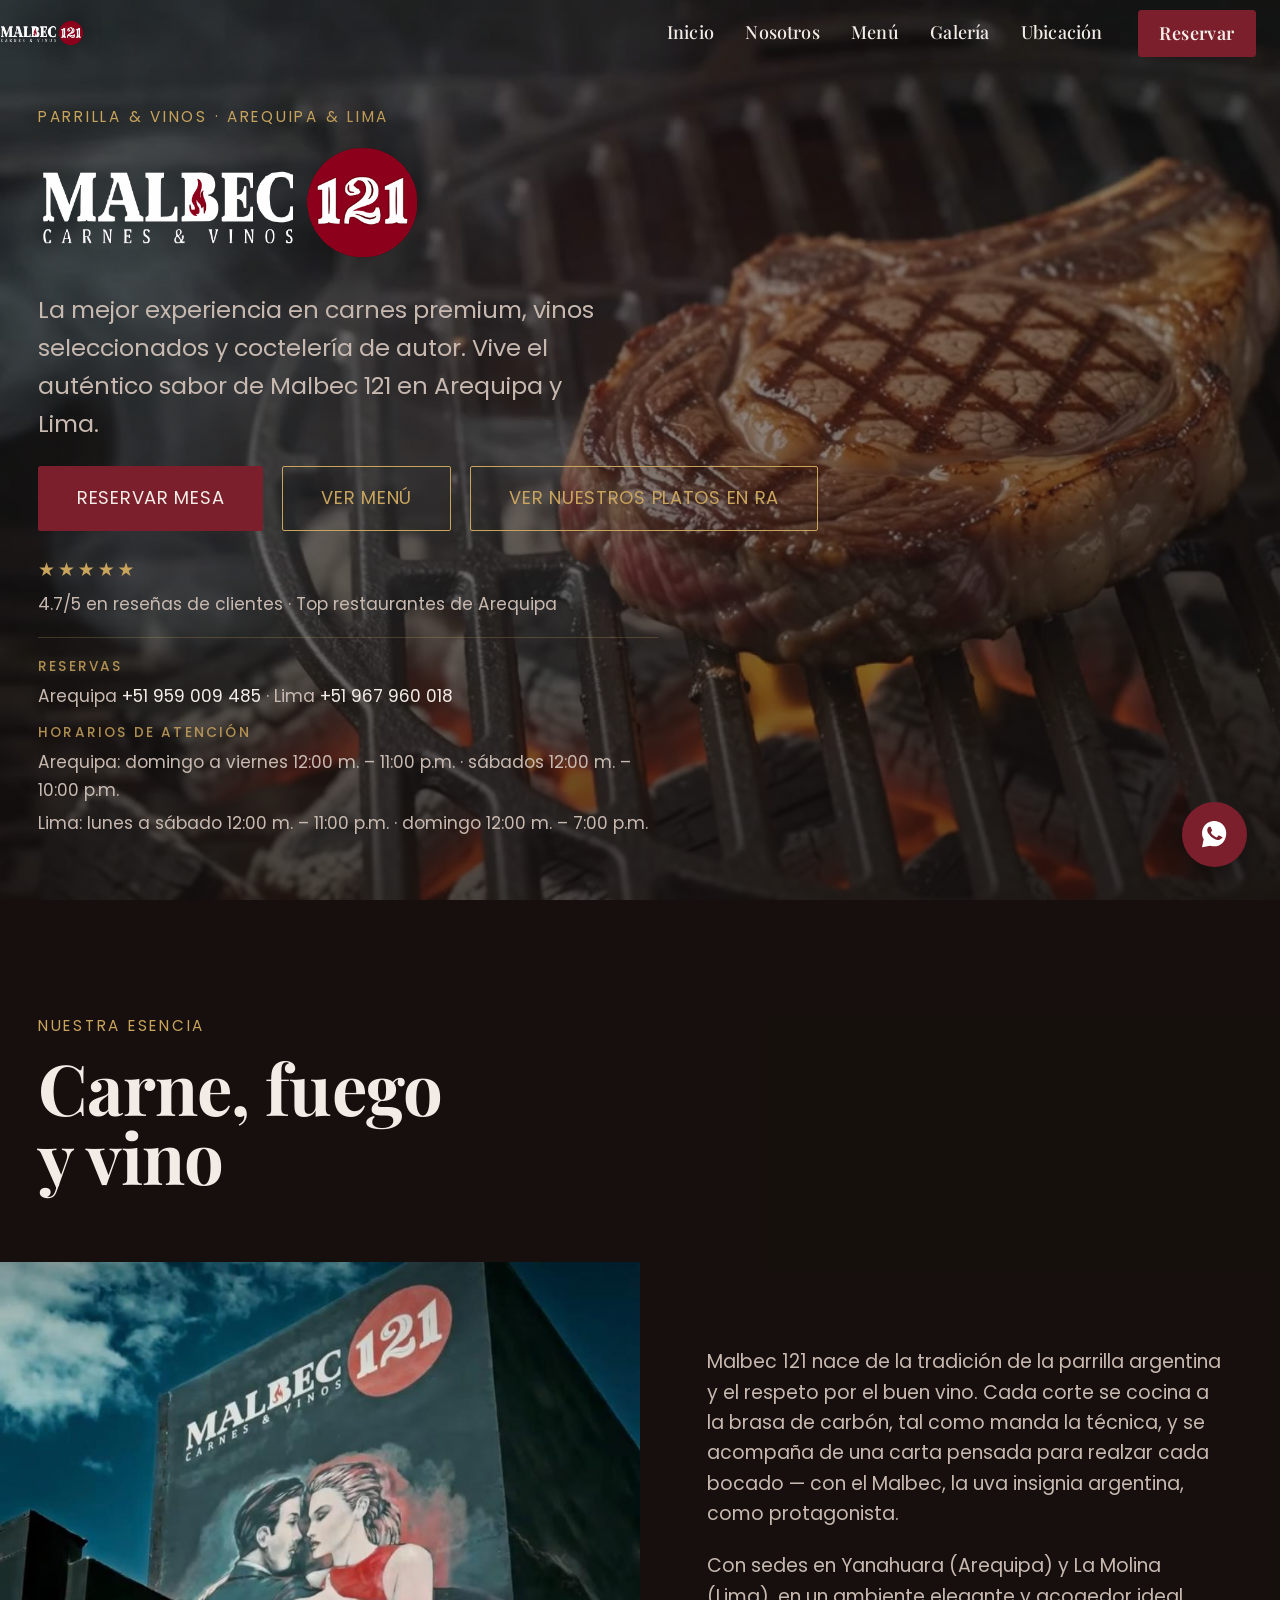
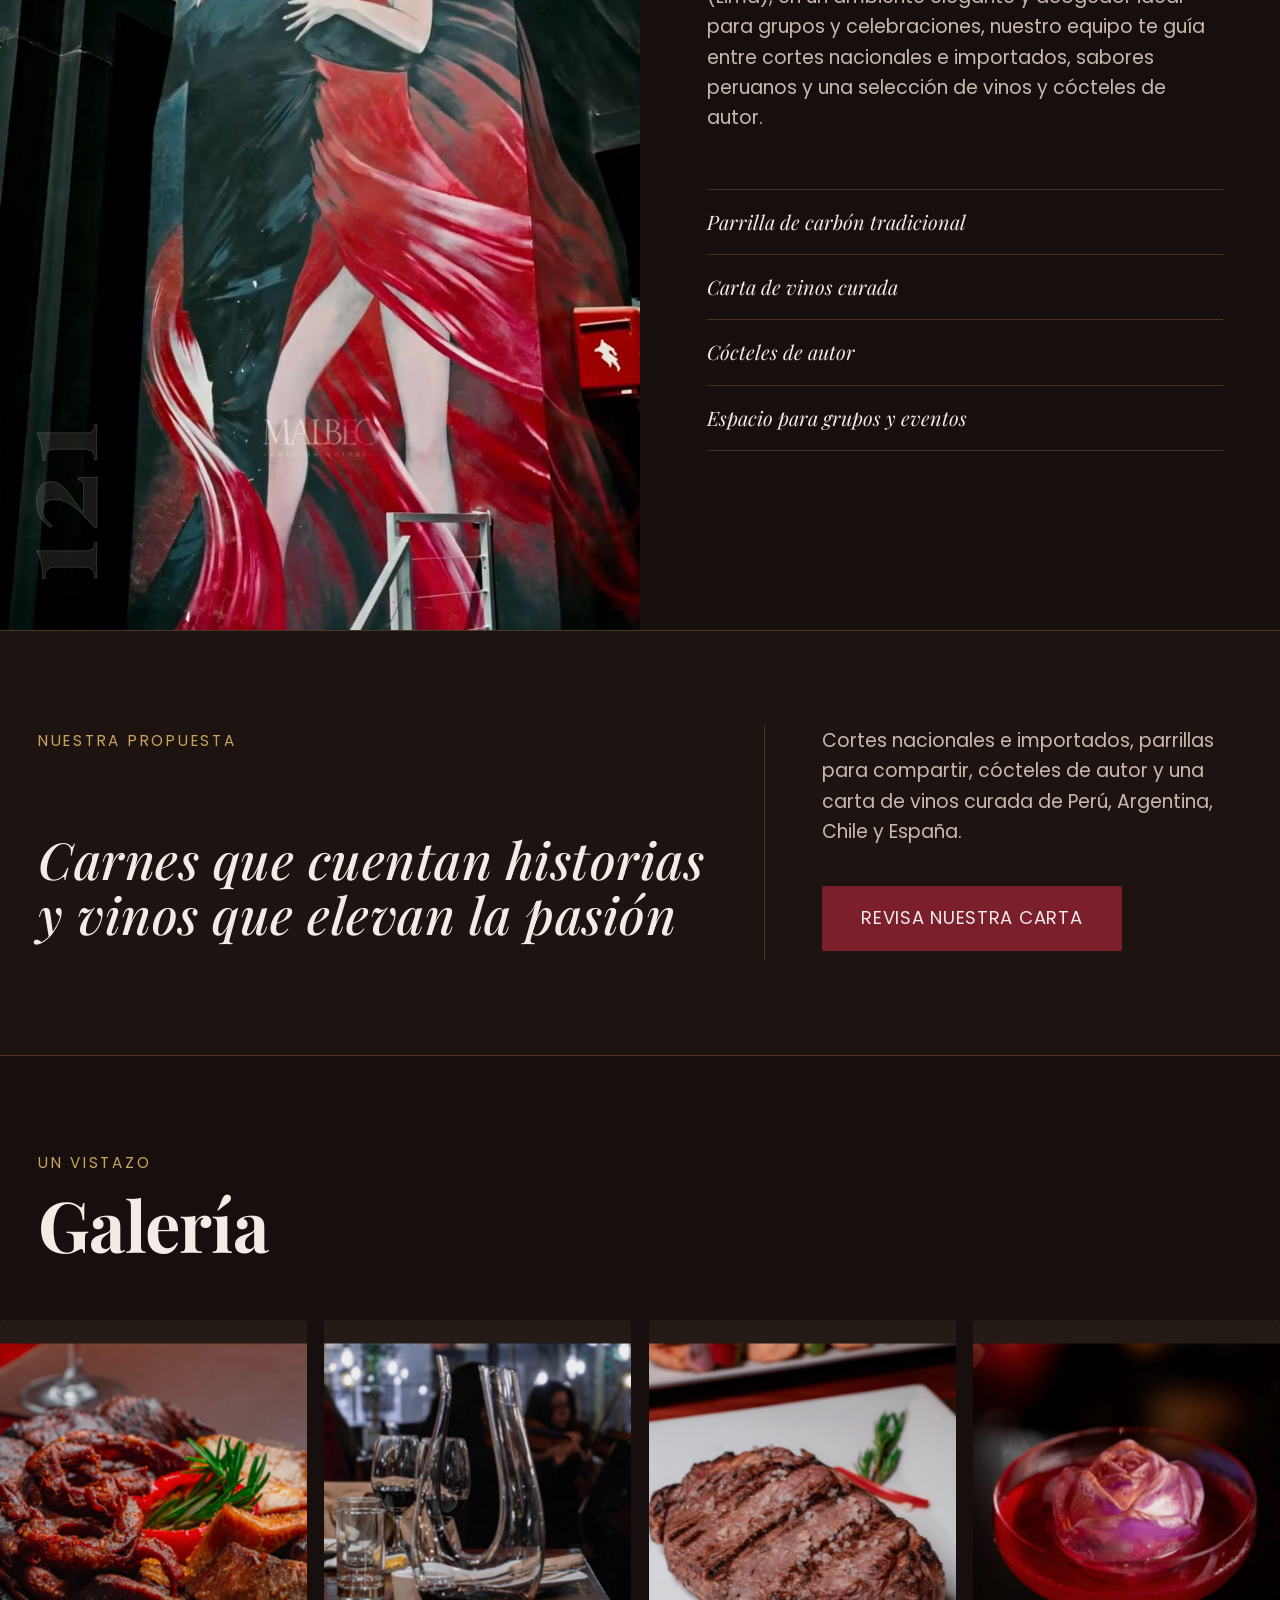
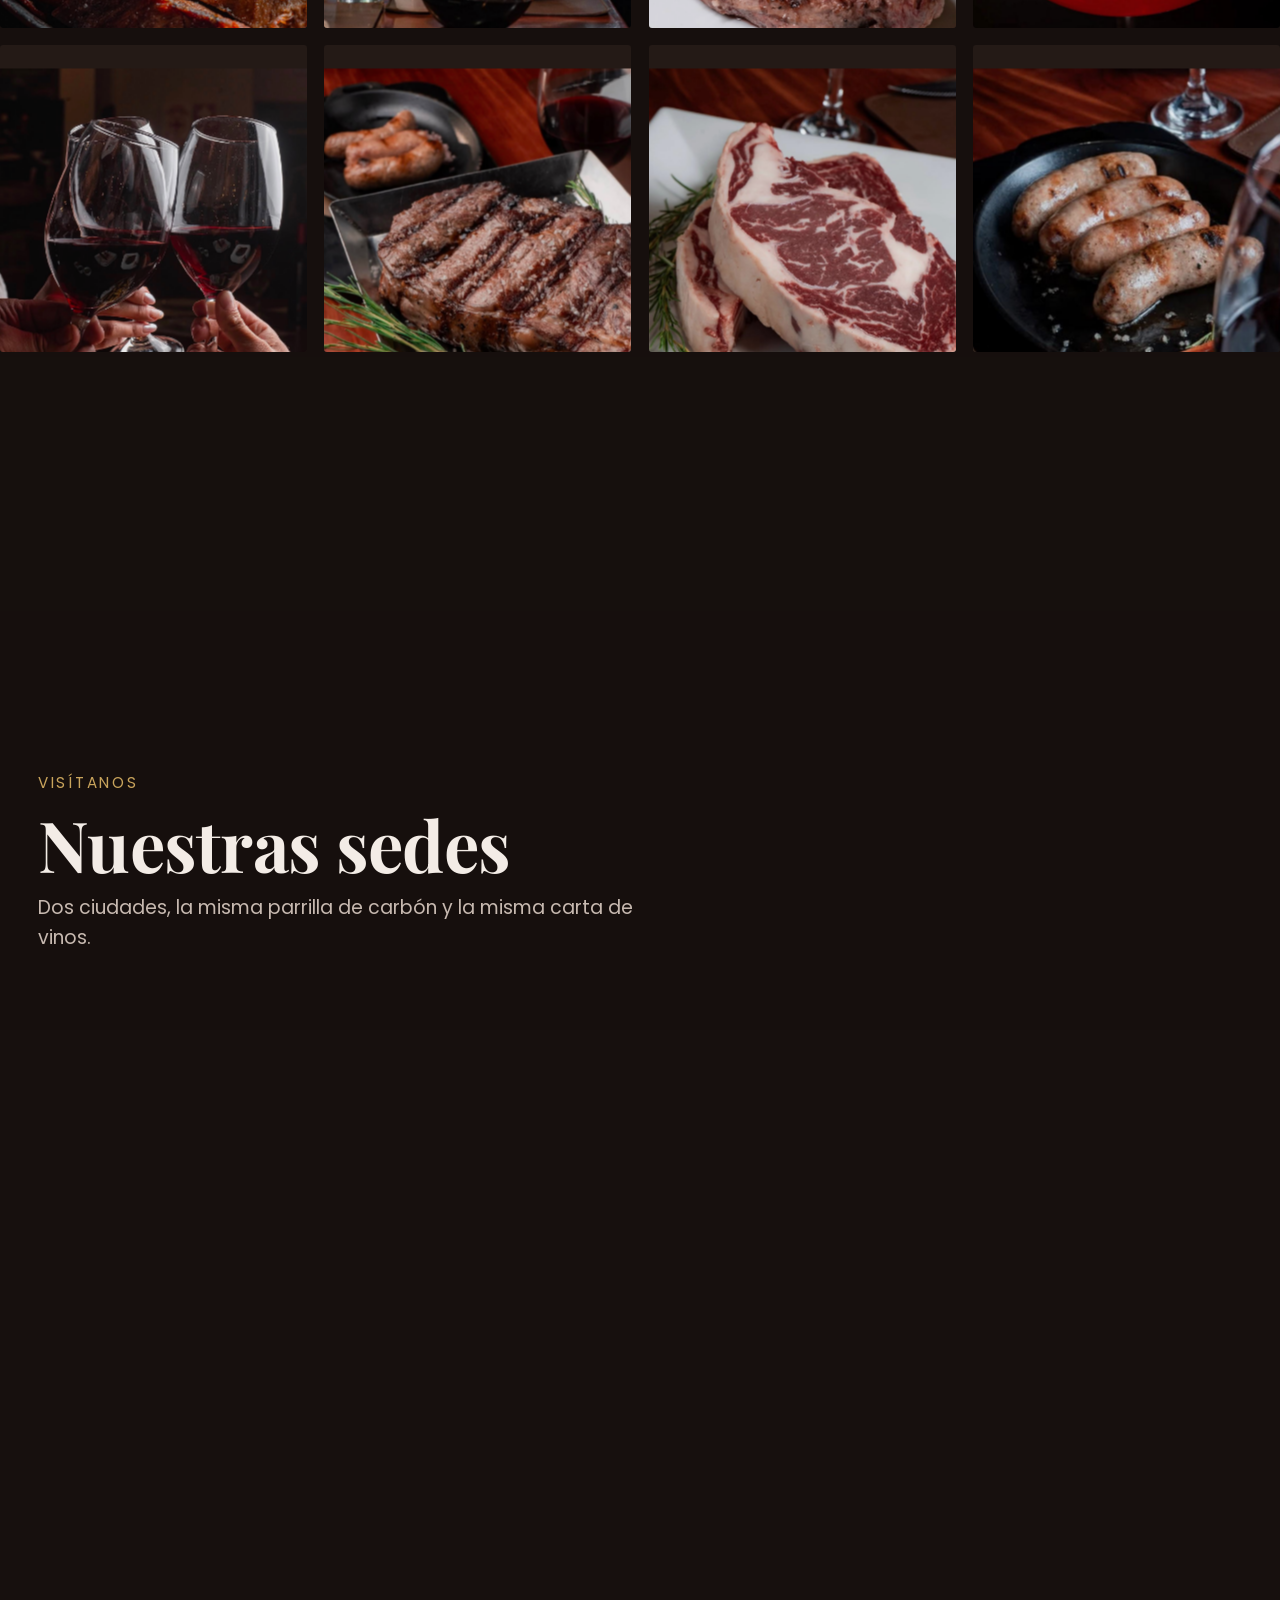
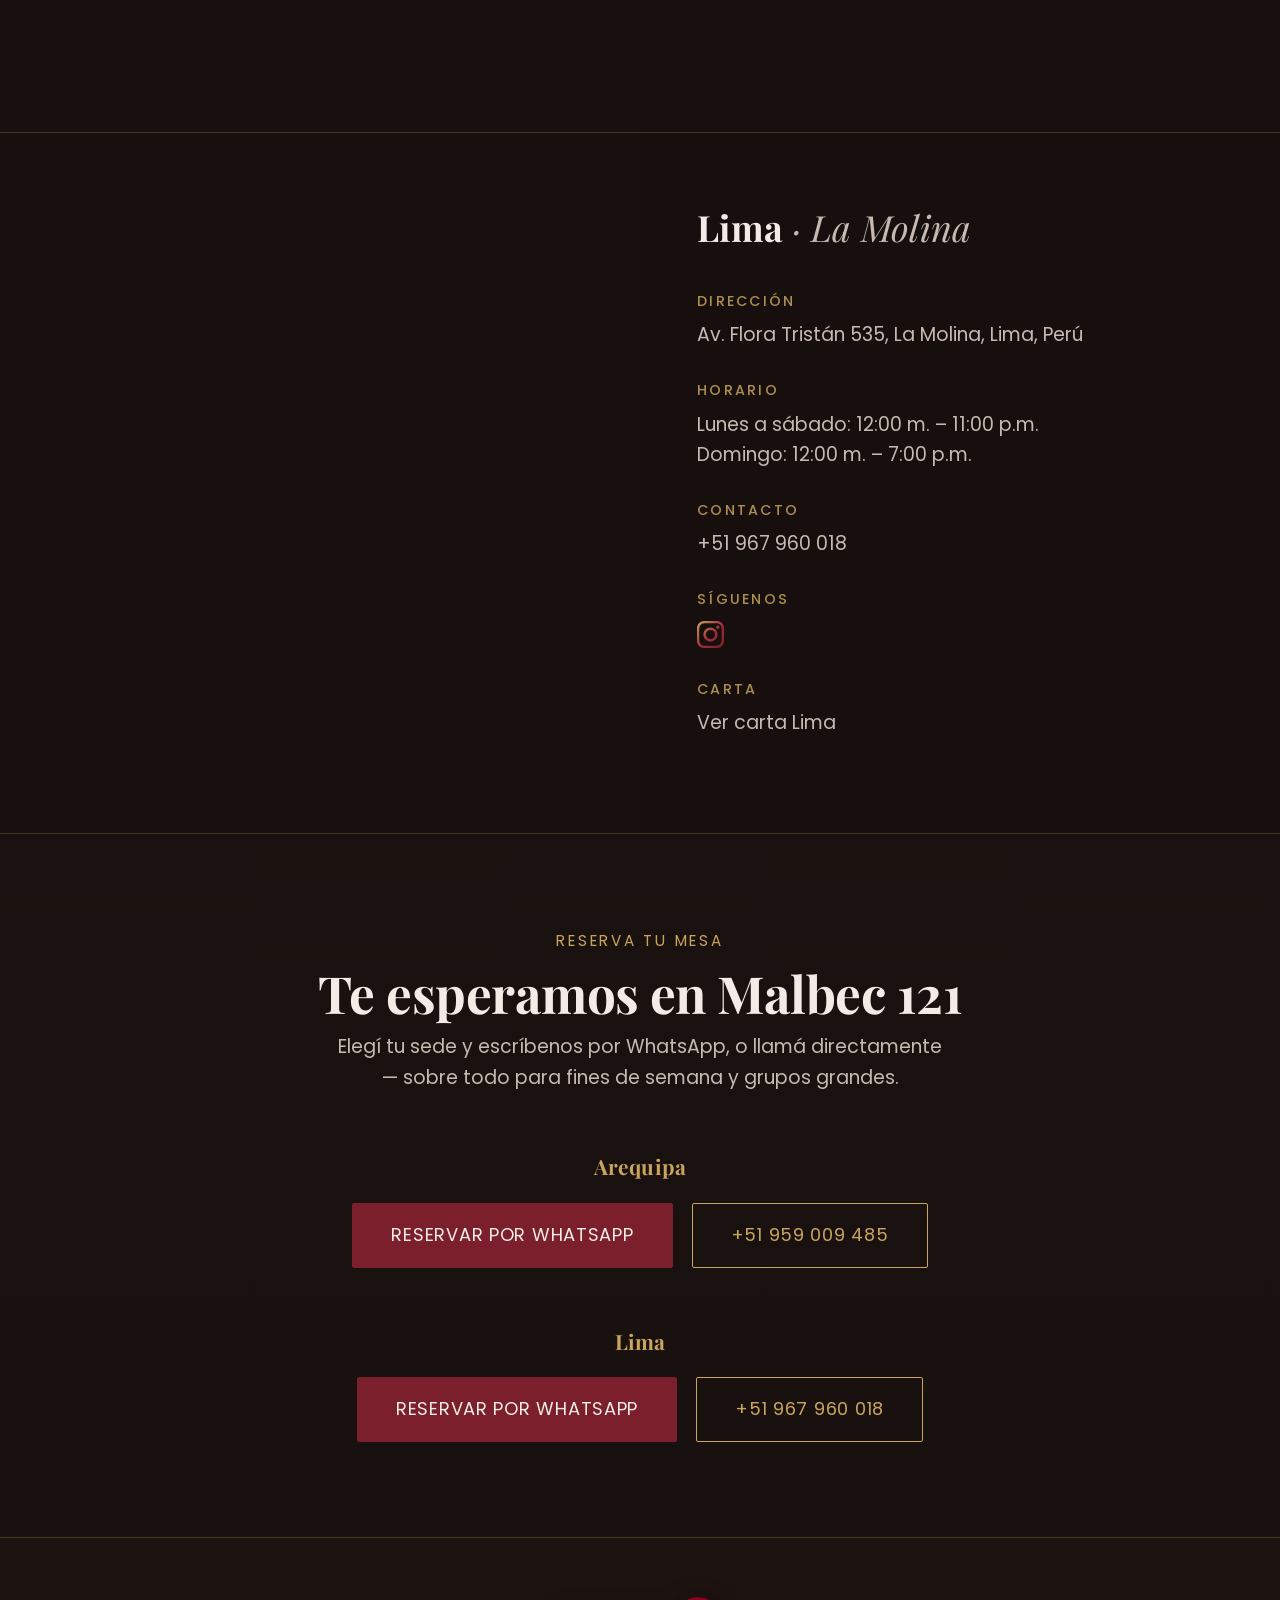
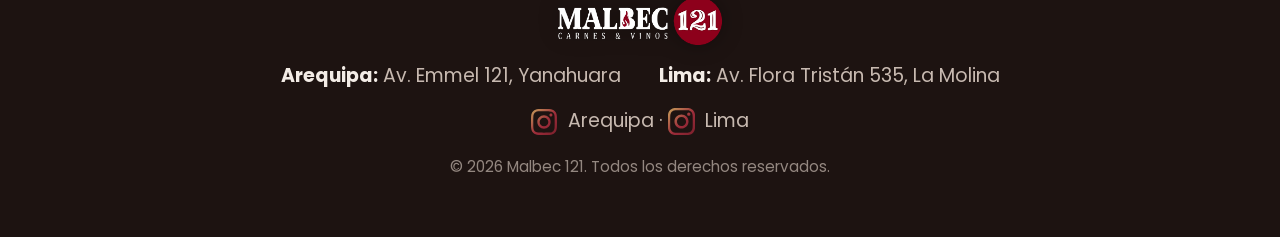
<file: index.html>
<!DOCTYPE html>
<html lang="es">
<head>
  <meta charset="UTF-8">
  <meta name="viewport" content="width=device-width, initial-scale=1.0">
  <title>Malbec 121 | Parrilla &amp; Vinos — Arequipa &amp; Lima</title>
  <meta name="description" content="Malbec 121, parrilla y vinos en Arequipa (Yanahuara) y Lima (La Molina). Cortes nacionales e importados a la brasa, carta de vinos y cócteles de autor.">
  <link rel="preconnect" href="https://fonts.googleapis.com">
  <link rel="preconnect" href="https://fonts.gstatic.com" crossorigin>
  <link href="https://fonts.googleapis.com/css2?family=Playfair+Display:ital,wght@0,400;0,500;0,600;0,700;1,400;1,500;1,600&family=Poppins:wght@300;400;500;600&display=swap" rel="stylesheet">
  <link rel="icon" type="image/jpeg" href="logo-badge.jpg">
  <link rel="stylesheet" href="styles.css?v=66">
</head>
<body>

  <div class="site-bg-video" aria-hidden="true">
    <video id="heroVideo" muted playsinline autoplay loop preload="auto" poster="video1-poster.jpg">
      <source src="video1.mp4" type="video/mp4">
    </video>
  </div>

  <a href="https://wa.me/51959009485?text=Hola%2C%20quisiera%20reservar%20una%20mesa%20en%20Malbec%20121" class="whatsapp-float" target="_blank" rel="noopener" aria-label="Escríbenos por WhatsApp">
    <svg viewBox="0 0 32 32" aria-hidden="true"><path d="M16.02 3C9.4 3 4 8.4 4 15.02c0 2.22.6 4.3 1.63 6.09L4 29l8.1-1.6a11.9 11.9 0 0 0 3.92.67h.01C22.65 28.07 28 22.67 28 15.02 28 8.4 22.65 3 16.02 3zm7.02 17.02c-.3.83-1.7 1.6-2.35 1.7-.6.1-1.35.14-2.18-.14-.5-.16-1.15-.37-1.98-.73-3.48-1.5-5.75-4.98-5.93-5.21-.17-.24-1.42-1.9-1.42-3.61 0-1.72.9-2.56 1.22-2.91.32-.35.7-.44.93-.44.23 0 .47 0 .67.01.22.01.5-.08.79.6.3.71 1 2.43 1.09 2.6.1.18.16.39.03.63-.12.24-.19.39-.37.6-.19.21-.4.47-.57.63-.19.18-.39.38-.17.75.23.37 1 1.66 2.16 2.7 1.48 1.32 2.74 1.73 3.11 1.92.37.19.58.16.8-.1.22-.25.94-1.1 1.19-1.48.25-.37.5-.31.83-.19.34.12 2.13 1 2.5 1.19.36.18.6.27.7.43.1.16.1.87-.2 1.7z"/></svg>
  </a>

  <header class="site-header">
    <nav class="nav container">
      <a href="#inicio" class="logo">
        <img src="logo-wordmark.png?v=66" alt="Malbec 121" class="logo-wordmark">
      </a>
      <div class="nav-right">
        <ul class="nav-links" id="navLinks">
          <li><a href="#inicio">Inicio</a></li>
          <li><a href="#nosotros">Nosotros</a></li>
          <li><a href="#menu">Menú</a></li>
          <li><a href="#galeria">Galería</a></li>
          <li><a href="#ubicacion">Ubicación</a></li>
          <li class="nav-cta-item"><a href="#reservas" class="btn-nav">Reservar</a></li>
        </ul>
        <a href="#reservas" class="btn-nav nav-cta-desktop">Reservar</a>
        <button class="nav-toggle" id="navToggle" aria-label="Abrir menú" aria-expanded="false">
          <span></span><span></span><span></span>
        </button>
      </div>
    </nav>
  </header>

  <main>

    <section id="inicio" class="hero-scroll" data-hero-scroll>
      <div class="hero-pin">
        <div class="hero-overlay" data-hero-overlay></div>

        <div class="hero-content container" data-hero-content>
          <p class="eyebrow">Parrilla &amp; Vinos · Arequipa &amp; Lima</p>
          <h1><img src="logo-wordmark.png?v=66" alt="Malbec 121" class="hero-logo"></h1>
          <p class="hero-sub">La mejor experiencia en carnes premium, vinos seleccionados y coctelería de autor. Vive el auténtico sabor de Malbec 121 en Arequipa y Lima.</p>
          <div class="hero-actions">
            <a href="#reservas" class="btn btn-primary">Reservar mesa</a>
            <a href="carta.html" class="btn btn-outline">Ver menú</a>
            <a href="ver-ar.html" class="btn btn-ar">Ver nuestros platos en RA</a>
          </div>
          <div class="hero-rating">
            <span>★★★★★</span>
            <p>4.7/5 en reseñas de clientes · Top restaurantes de Arequipa</p>
          </div>
          <div class="hero-quick-info">
            <p class="hero-quick-info-label">Reservas</p>
            <p class="hero-quick-info-value">Arequipa <a href="tel:+51959009485">+51 959 009 485</a> · Lima <a href="tel:+51967960018">+51 967 960 018</a></p>
            <p class="hero-quick-info-label">Horarios de atención</p>
            <p class="hero-quick-info-value">Arequipa: domingo a viernes 12:00 m. – 11:00 p.m. · sábados 12:00 m. – 10:00 p.m.</p>
            <p class="hero-quick-info-value">Lima: lunes a sábado 12:00 m. – 11:00 p.m. · domingo 12:00 m. – 7:00 p.m.</p>
          </div>
        </div>

        <span class="hero-scroll-cue" data-hero-cue aria-hidden="true"><i></i>Scroll</span>
      </div>
    </section>

    <section id="nosotros" class="about">
      <div class="about-head container">
        <p class="eyebrow">Nuestra esencia</p>
        <h2 class="display-heading">Carne, fuego<br>y vino</h2>
      </div>
      <div class="about-body">
        <div class="about-image" data-animate="fade-left">
          <span class="about-numeral" aria-hidden="true">121</span>
          <img src="15.jpeg" alt="Mural de Malbec 121: pasión, carne y vino" class="about-image-img" loading="lazy">
        </div>
        <div class="about-text" data-animate="fade-right">
          <p>Malbec 121 nace de la tradición de la parrilla argentina y el respeto por el buen vino. Cada corte se cocina a la brasa de carbón, tal como manda la técnica, y se acompaña de una carta pensada para realzar cada bocado — con el Malbec, la uva insignia argentina, como protagonista.</p>
          <p>Con sedes en Yanahuara (Arequipa) y La Molina (Lima), en un ambiente elegante y acogedor ideal para grupos y celebraciones, nuestro equipo te guía entre cortes nacionales e importados, sabores peruanos y una selección de vinos y cócteles de autor.</p>
          <ul class="about-highlights">
            <li>Parrilla de carbón tradicional</li>
            <li>Carta de vinos curada</li>
            <li>Cócteles de autor</li>
            <li>Espacio para grupos y eventos</li>
          </ul>
        </div>
      </div>
    </section>

    <section id="menu" class="menu-teaser">
      <div class="container menu-teaser-grid">
        <p class="eyebrow">Nuestra propuesta</p>
        <h2 class="menu-teaser-quote">Carnes que cuentan historias<br>y vinos que elevan la pasión</h2>
        <div class="menu-teaser-side">
          <p class="section-sub">Cortes nacionales e importados, parrillas para compartir, cócteles de autor y una carta de vinos curada de Perú, Argentina, Chile y España.</p>
          <a href="carta.html" class="btn btn-primary">Revisa nuestra carta</a>
        </div>
      </div>
    </section>

    <section id="galeria" class="gallery">
      <div class="gallery-head">
        <div class="container">
          <p class="eyebrow">Un vistazo</p>
          <h2 class="display-heading">Galería</h2>
        </div>
      </div>
      <div class="gallery-grid">
        <div class="gallery-photo" data-animate="fade-up" data-delay="0">
          <img src="4.jpeg" alt="Parrillada mixta en Malbec 121" loading="lazy">
        </div>
        <div class="gallery-photo" data-animate="fade-up" data-delay="1">
          <img src="13.jpeg" alt="Ambiente de Malbec 121 con música en vivo" loading="lazy">
        </div>
        <div class="gallery-photo" data-animate="fade-up" data-delay="2">
          <img src="2.jpeg" alt="Corte a la parrilla con sal de mar" loading="lazy">
        </div>
        <div class="gallery-photo" data-animate="fade-up" data-delay="0">
          <img src="10.jpeg" alt="Cóctel de autor con rosa de hielo en Malbec 121" loading="lazy">
        </div>
        <div class="gallery-photo" data-animate="fade-up" data-delay="1">
          <img src="5.jpeg" alt="Brindis con copas de vino en Malbec 121" loading="lazy">
        </div>
        <div class="gallery-photo" data-animate="fade-up" data-delay="2">
          <img src="3.jpeg" alt="Mesa servida con carnes y vino en Malbec 121" loading="lazy">
        </div>
        <div class="gallery-photo" data-animate="fade-up" data-delay="0">
          <img src="11.jpeg" alt="Corte premium marmoleado en Malbec 121" loading="lazy">
        </div>
        <div class="gallery-photo" data-animate="fade-up" data-delay="1">
          <img src="12.jpeg" alt="Chorizos a la parrilla en Malbec 121" loading="lazy">
        </div>
        <div class="gallery-photo" data-animate="fade-up" data-delay="2">
          <img src="14.jpeg" alt="Disfrutando un corte a la parrilla en Malbec 121" loading="lazy">
        </div>
      </div>
    </section>

    <section id="ubicacion" class="location">
      <div class="location-head">
        <div class="container">
          <p class="eyebrow">Visítanos</p>
          <h2 class="display-heading">Nuestras sedes</h2>
          <p class="section-sub">Dos ciudades, la misma parrilla de carbón y la misma carta de vinos.</p>
        </div>
      </div>

      <div class="location-row" data-animate="fade-up">
        <div class="location-info">
          <div class="location-info-inner">
            <h3>Arequipa <span class="location-sub">· Yanahuara</span></h3>
            <div class="info-block">
              <h4>Dirección</h4>
              <p>Av. Emmel 121, Yanahuara, Arequipa, Perú</p>
            </div>
            <div class="info-block">
              <h4>Horario</h4>
              <p>Domingo a viernes: 12:00 m. – 11:00 p.m.</p>
              <p>Sábados: 12:00 m. – 10:00 p.m.</p>
            </div>
            <div class="info-block">
              <h4>Contacto</h4>
              <p><a href="tel:+51959009485">+51 959 009 485</a></p>
            </div>
            <div class="info-block">
              <h4>Síguenos</h4>
              <p><a href="https://www.instagram.com/malbec121/" target="_blank" rel="noopener" aria-label="Instagram Malbec 121 Arequipa"><span class="icon-instagram"></span></a></p>
            </div>
            <div class="info-block">
              <h4>Carta</h4>
              <p><a href="carta.html">Ver carta Arequipa</a></p>
            </div>
          </div>
        </div>
        <a class="location-map" href="https://www.google.com/maps/search/?api=1&query=Av.+Emmel+121,+Yanahuara,+Arequipa,+Peru" target="_blank" rel="noopener" aria-label="Abrir ubicación de Arequipa en Google Maps">
          <iframe
            title="Mapa Malbec 121 Arequipa"
            src="https://www.google.com/maps?q=Av.+Emmel+121,+Yanahuara,+Arequipa,+Peru&output=embed"
            loading="lazy"
            referrerpolicy="no-referrer-when-downgrade">
          </iframe>
        </a>
      </div>

      <div class="location-row location-row-reverse" data-animate="fade-up" data-delay="1">
        <a class="location-map" href="https://www.google.com/maps/search/?api=1&query=Av.+Flora+Tristan+535,+La+Molina,+Lima,+Peru" target="_blank" rel="noopener" aria-label="Abrir ubicación de Lima en Google Maps">
          <iframe
            title="Mapa Malbec 121 Lima"
            src="https://www.google.com/maps?q=Av.+Flora+Tristan+535,+La+Molina,+Lima,+Peru&output=embed"
            loading="lazy"
            referrerpolicy="no-referrer-when-downgrade">
          </iframe>
        </a>
        <div class="location-info">
          <div class="location-info-inner">
            <h3>Lima <span class="location-sub">· La Molina</span></h3>
            <div class="info-block">
              <h4>Dirección</h4>
              <p>Av. Flora Tristán 535, La Molina, Lima, Perú</p>
            </div>
            <div class="info-block">
              <h4>Horario</h4>
              <p>Lunes a sábado: 12:00 m. – 11:00 p.m.</p>
              <p>Domingo: 12:00 m. – 7:00 p.m.</p>
            </div>
            <div class="info-block">
              <h4>Contacto</h4>
              <p><a href="tel:+51967960018">+51 967 960 018</a></p>
            </div>
            <div class="info-block">
              <h4>Síguenos</h4>
              <p><a href="https://www.instagram.com/malbeclima121/" target="_blank" rel="noopener" aria-label="Instagram Malbec 121 Lima"><span class="icon-instagram"></span></a></p>
            </div>
            <div class="info-block">
              <h4>Carta</h4>
              <p><a href="carta-lima.html">Ver carta Lima</a></p>
            </div>
          </div>
        </div>
      </div>
    </section>

    <section id="reservas" class="reservas">
      <div class="container reservas-inner" data-animate="fade-up">
        <p class="eyebrow center">Reserva tu mesa</p>
        <h2 class="display-heading center">Te esperamos en Malbec 121</h2>
        <p class="section-sub center">Elegí tu sede y escríbenos por WhatsApp, o llamá directamente — sobre todo para fines de semana y grupos grandes.</p>
        <div class="reservas-locations">
          <div class="reservas-location">
            <h3>Arequipa</h3>
            <div class="reservas-actions">
              <a class="btn btn-primary" target="_blank" rel="noopener"
                 href="https://wa.me/51959009485?text=Hola%2C%20quisiera%20reservar%20una%20mesa%20en%20Malbec%20121%20Arequipa">
                Reservar por WhatsApp
              </a>
              <a class="btn btn-outline" href="tel:+51959009485">+51 959 009 485</a>
            </div>
          </div>
          <div class="reservas-location">
            <h3>Lima</h3>
            <div class="reservas-actions">
              <a class="btn btn-primary" target="_blank" rel="noopener"
                 href="https://wa.me/51967960018?text=Hola%2C%20quisiera%20reservar%20una%20mesa%20en%20Malbec%20121%20Lima">
                Reservar por WhatsApp
              </a>
              <a class="btn btn-outline" href="tel:+51967960018">+51 967 960 018</a>
            </div>
          </div>
        </div>
      </div>
    </section>

  </main>

  <footer class="site-footer">
    <div class="container footer-inner">
      <img src="logo-wordmark.png?v=66" alt="Malbec 121" class="logo-wordmark footer-logo">
      <div class="footer-locations">
        <p><strong>Arequipa:</strong> Av. Emmel 121, Yanahuara</p>
        <p><strong>Lima:</strong> Av. Flora Tristán 535, La Molina</p>
      </div>
      <p class="footer-social">
        <a href="https://www.instagram.com/malbec121/" target="_blank" rel="noopener" aria-label="Instagram Malbec 121 Arequipa"><span class="icon-instagram"></span> Arequipa</a> ·
        <a href="https://www.instagram.com/malbeclima121/" target="_blank" rel="noopener" aria-label="Instagram Malbec 121 Lima"><span class="icon-instagram"></span> Lima</a>
      </p>
      <p class="footer-copy">&copy; <span id="year"></span> Malbec 121. Todos los derechos reservados.</p>
    </div>
  </footer>

  <script src="script.js?v=66"></script>
</body>
</html>
</file>
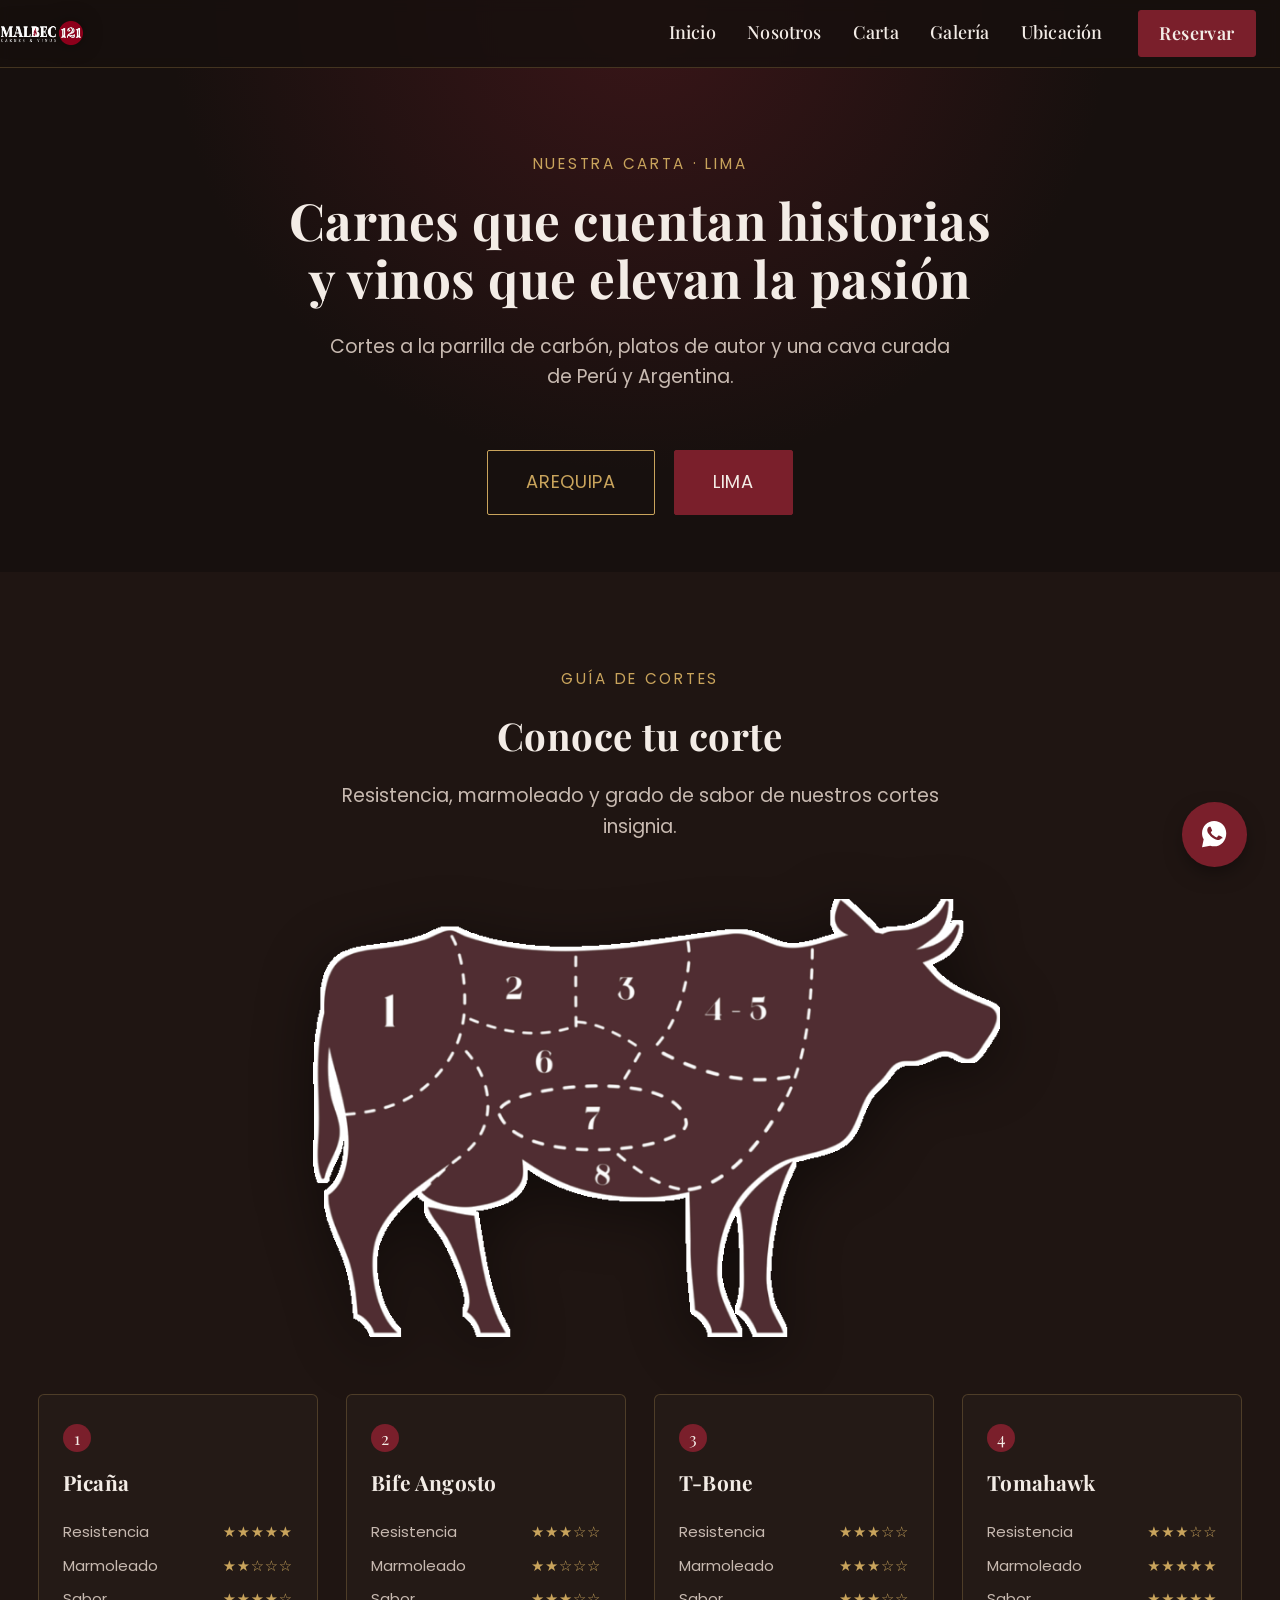
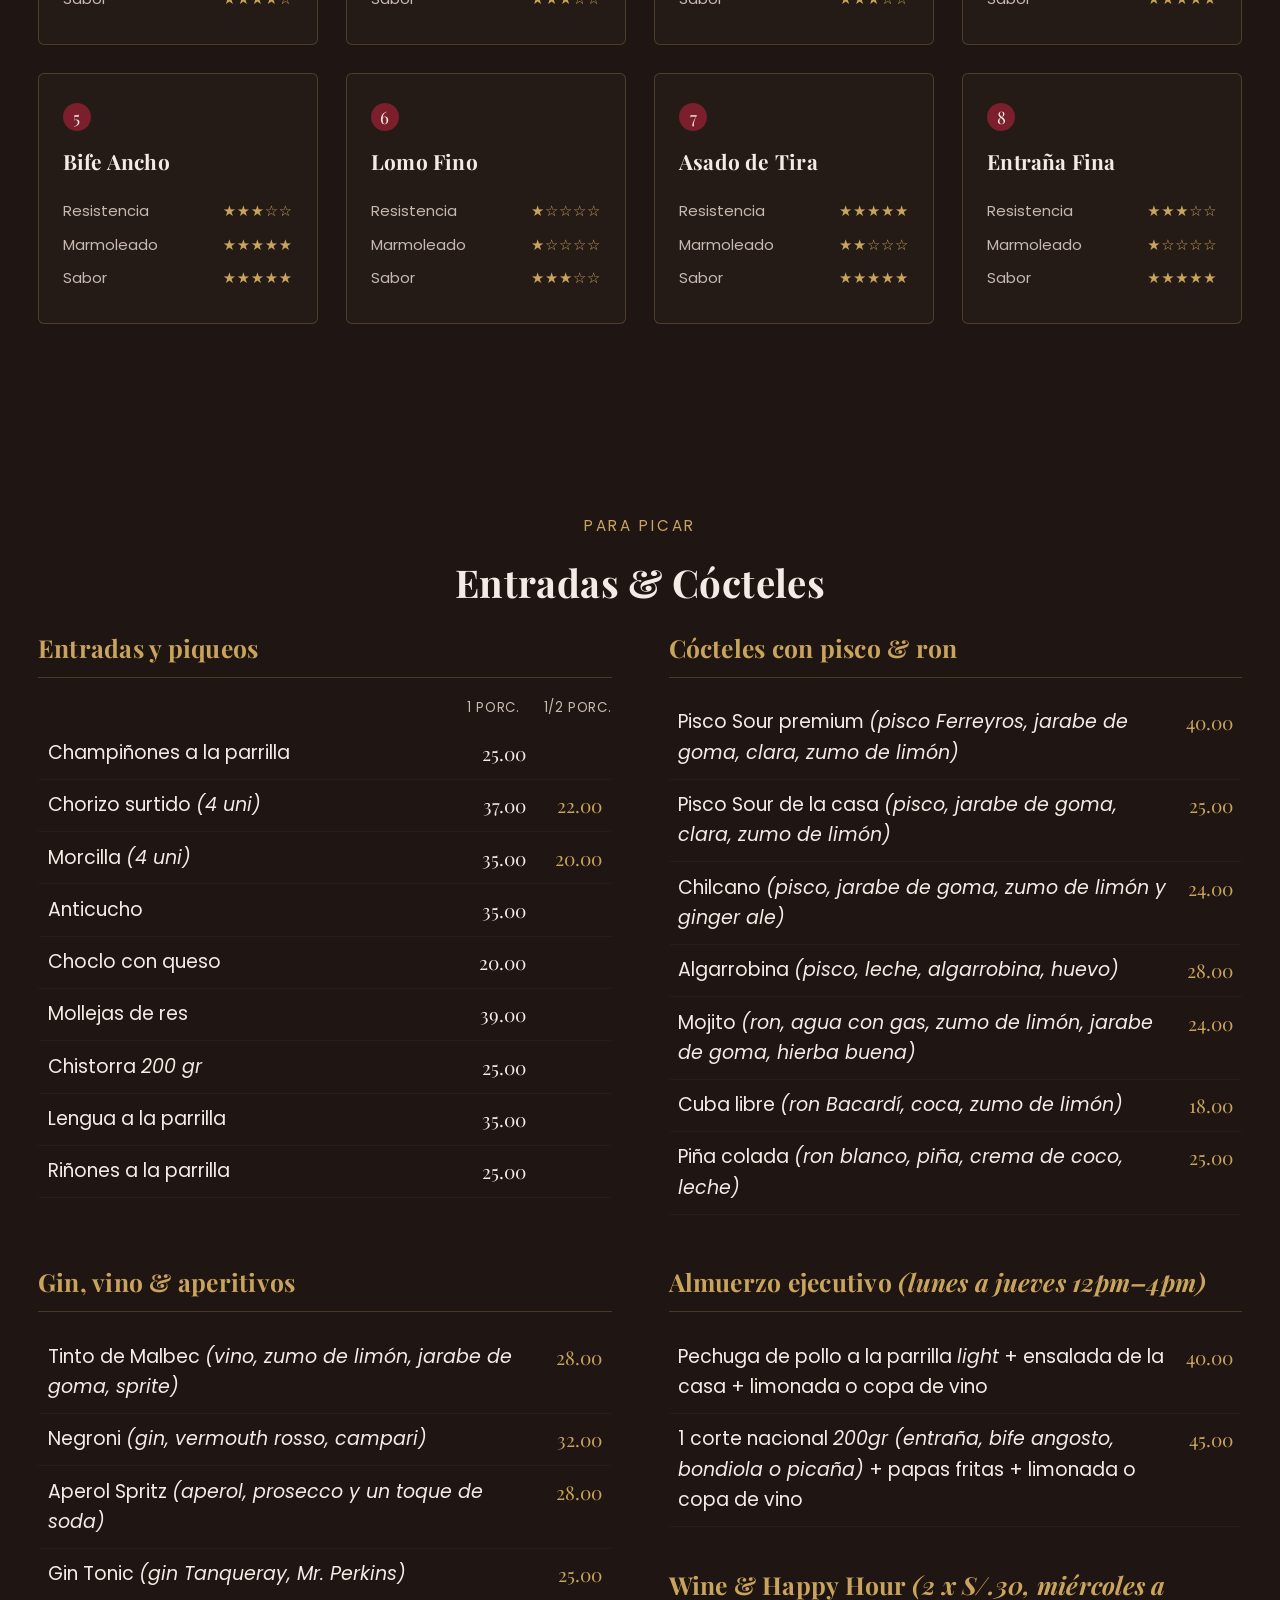
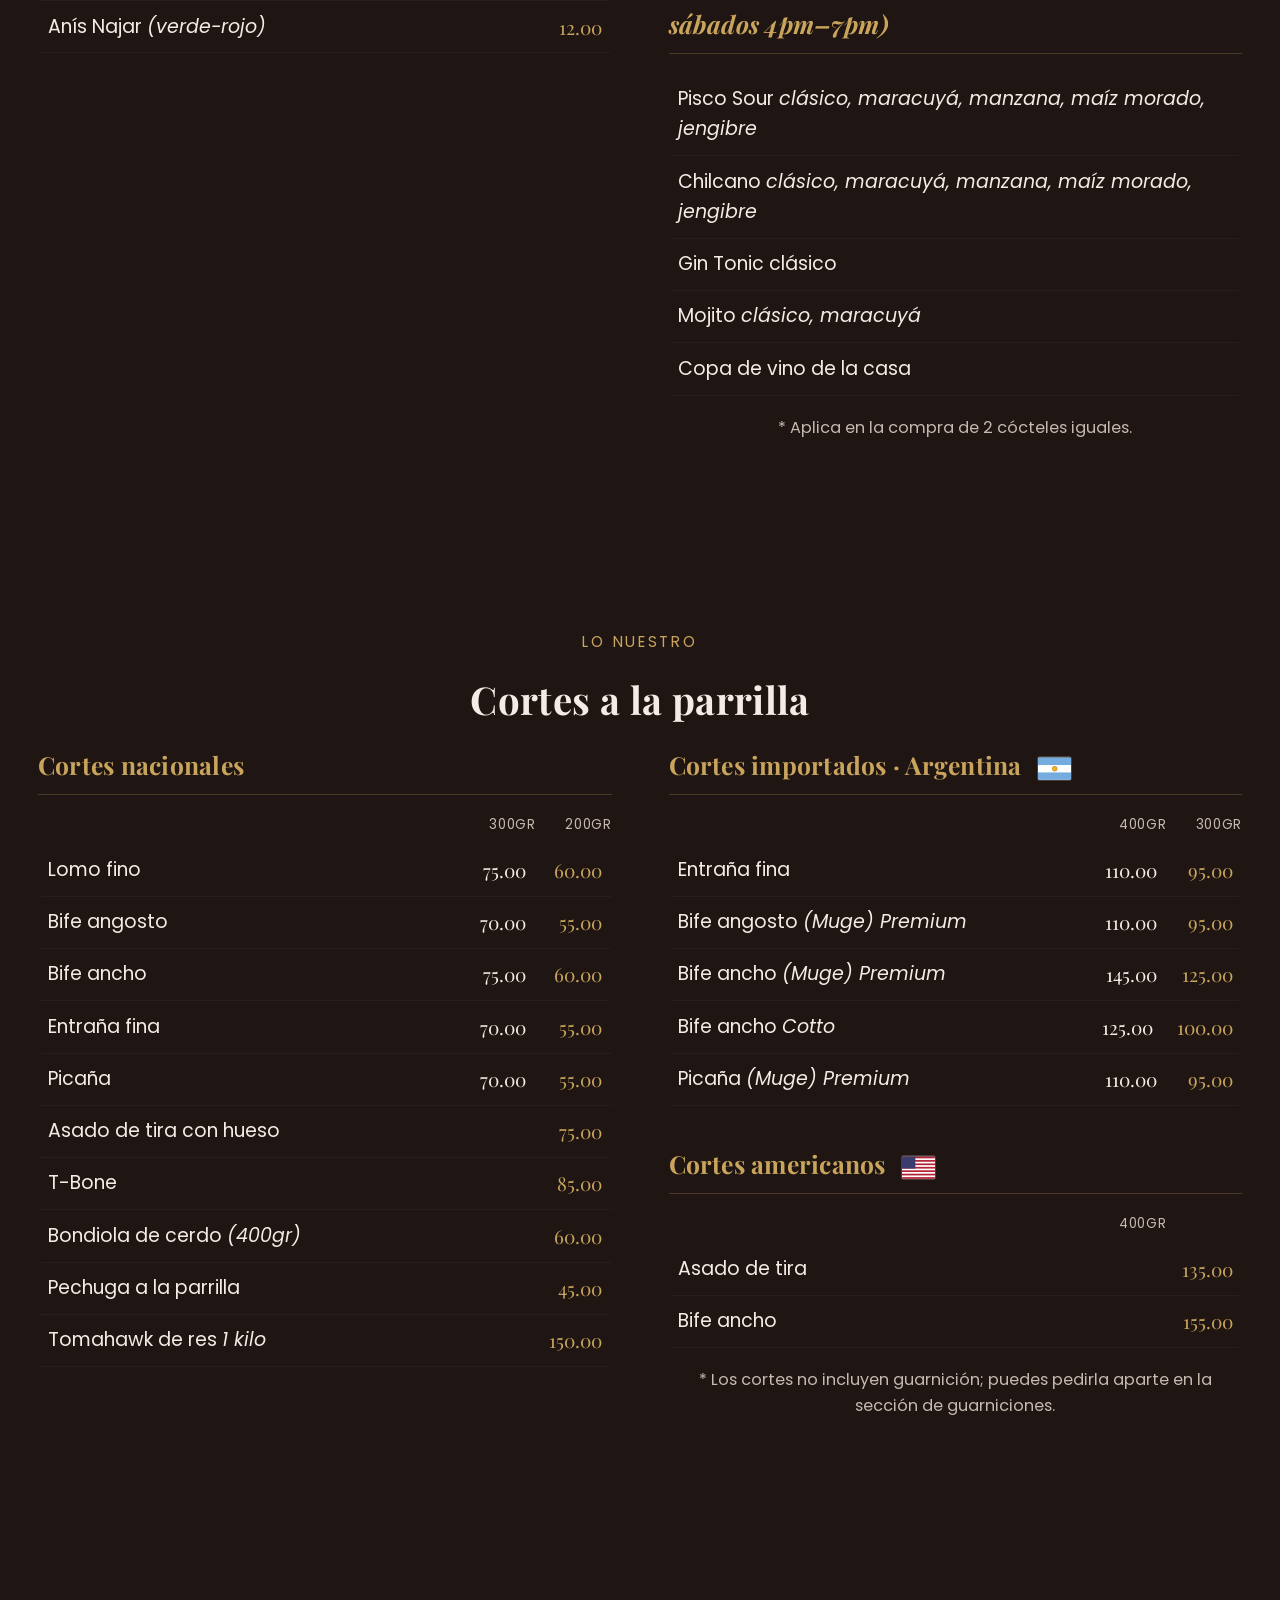
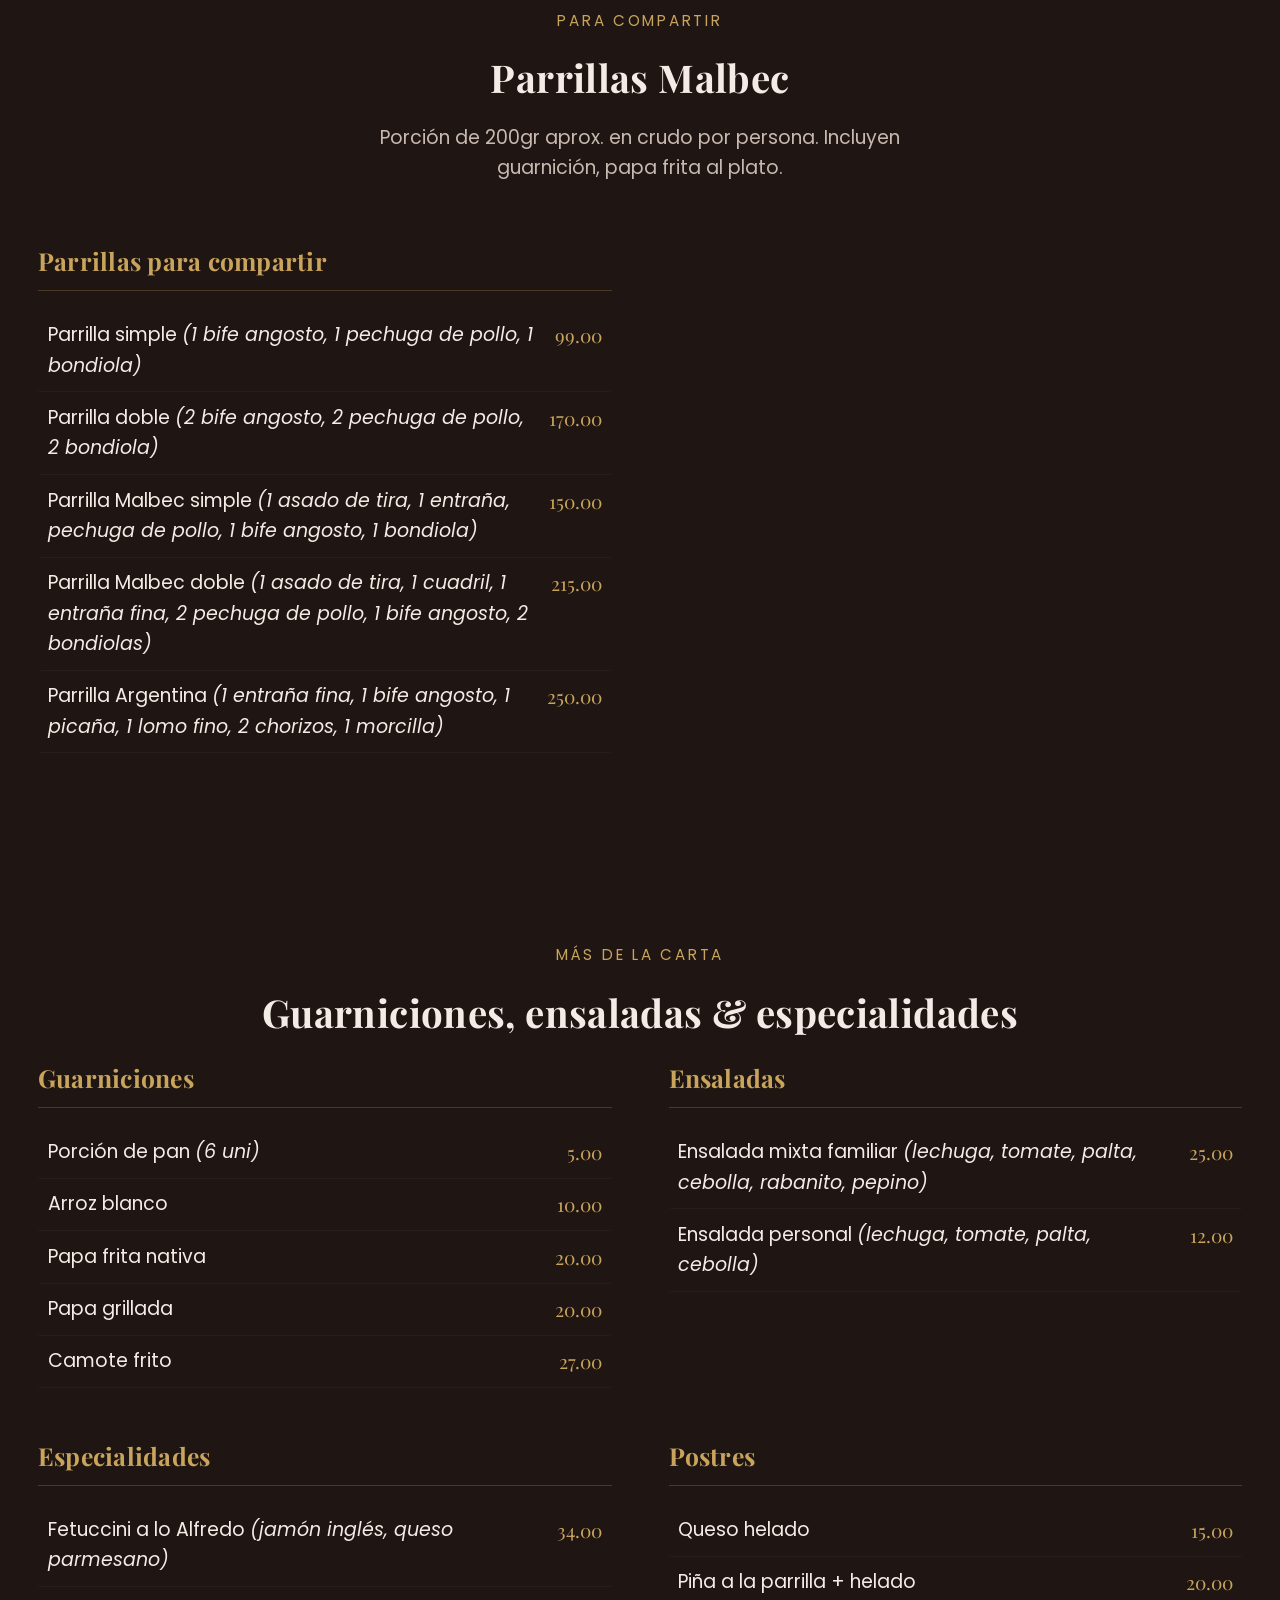
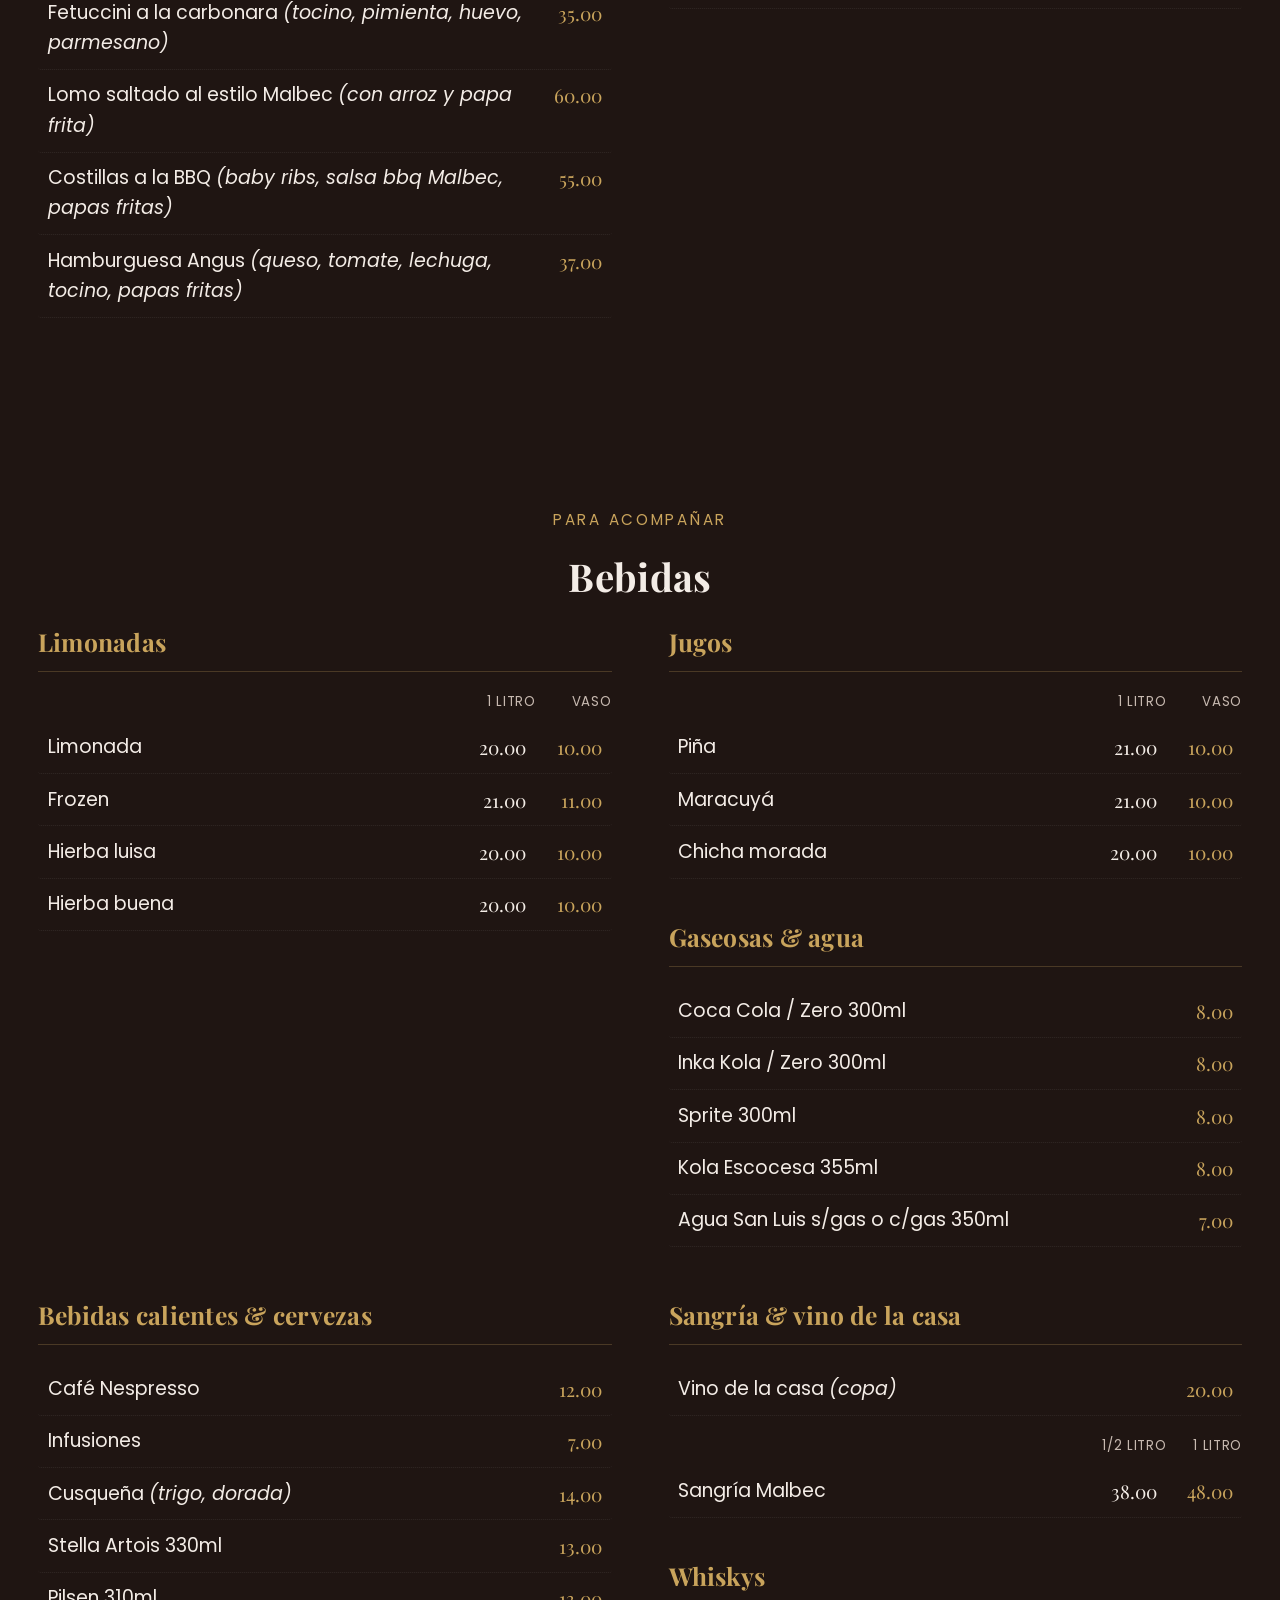
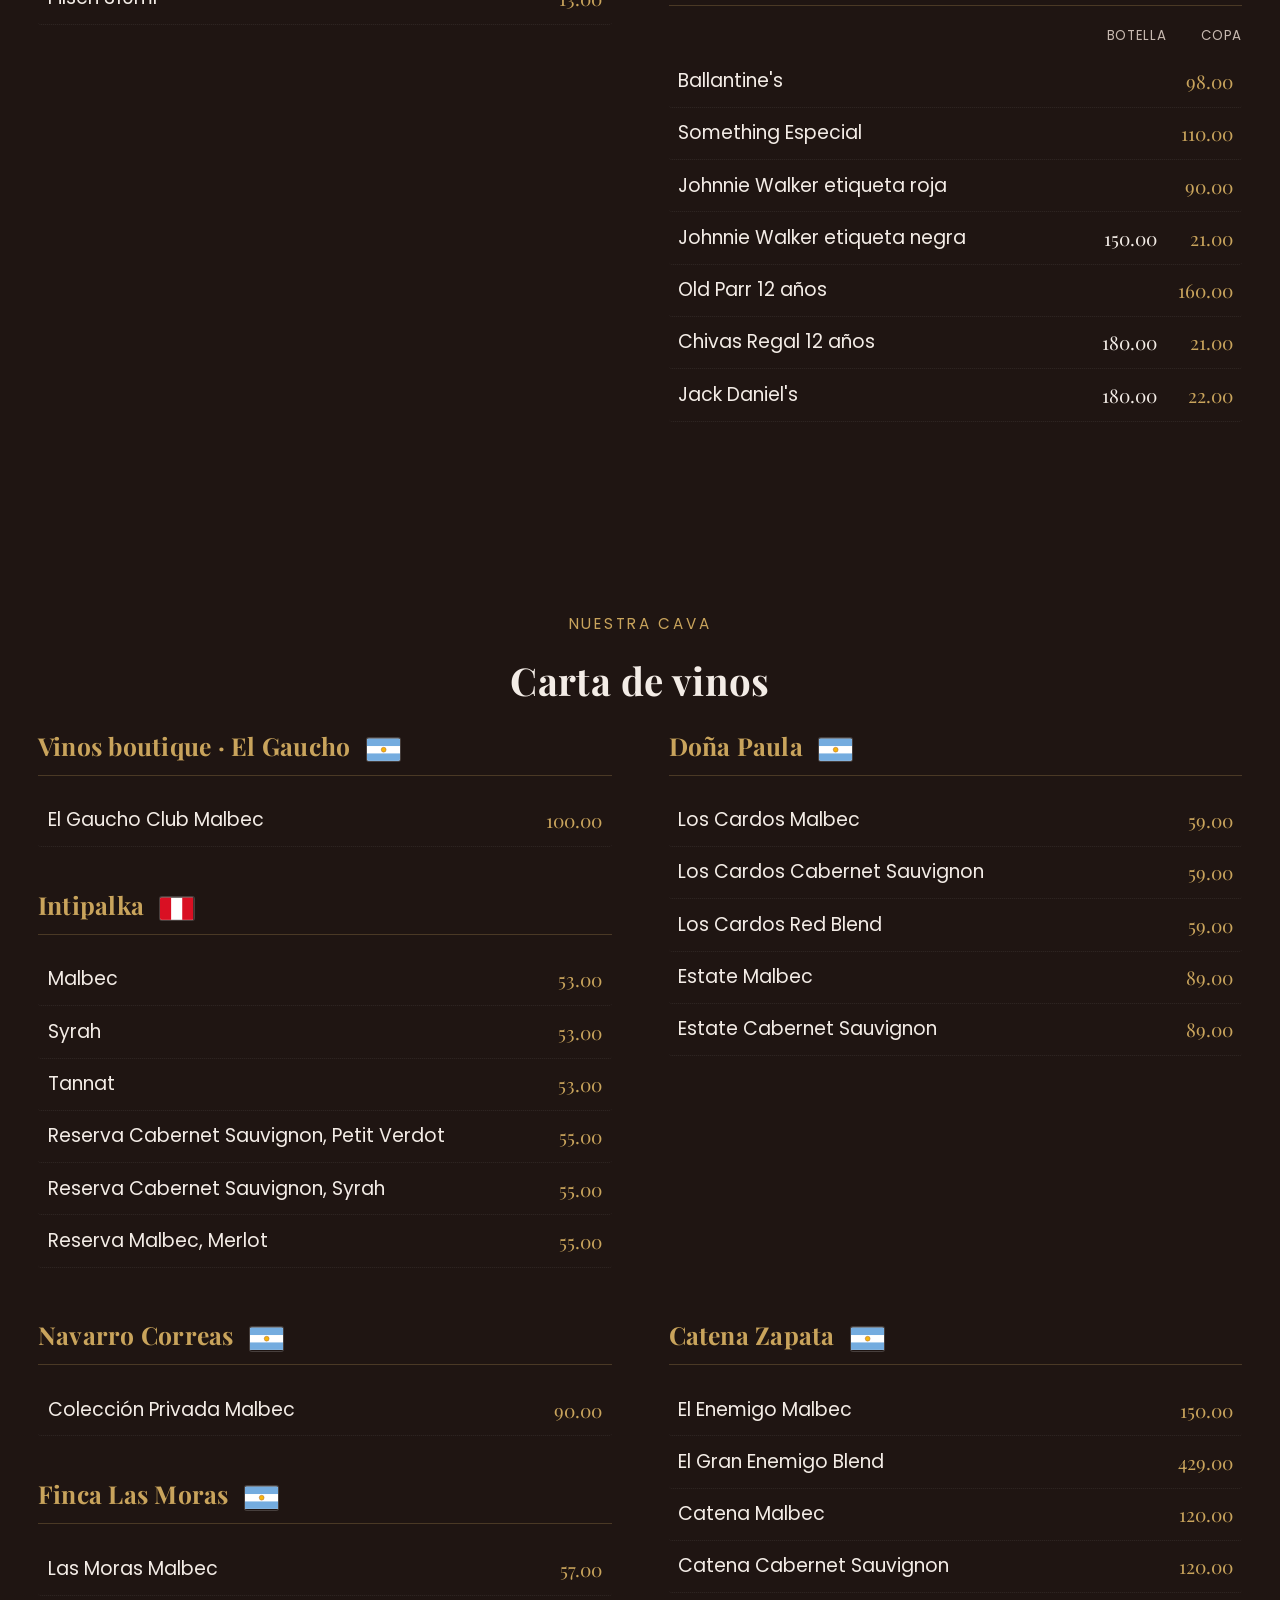
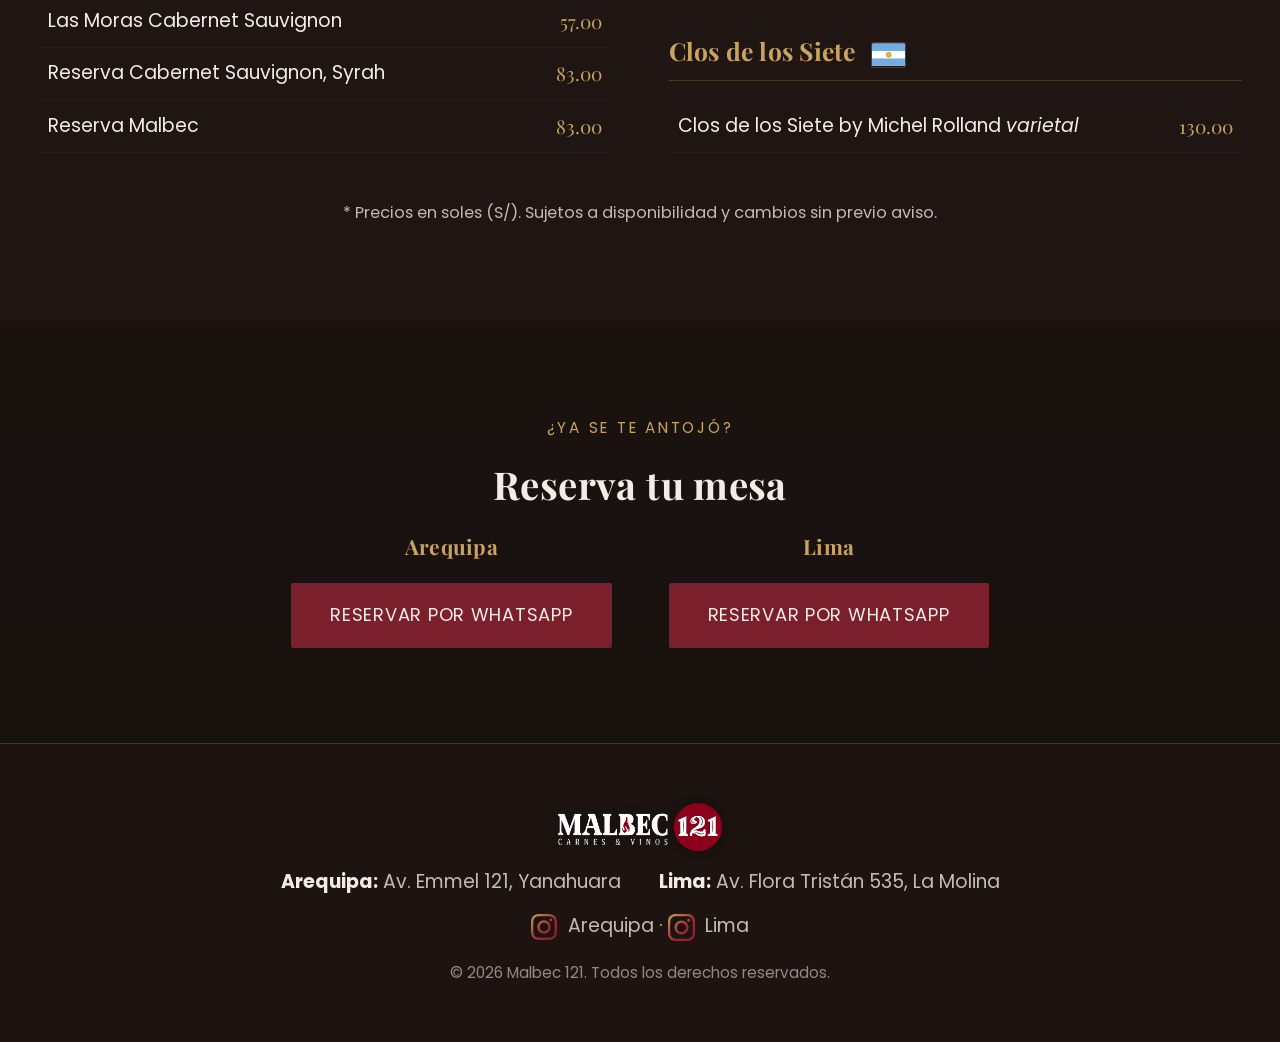
<file: carta-lima.html>
<!DOCTYPE html>
<html lang="es">
<head>
  <meta charset="UTF-8">
  <meta name="viewport" content="width=device-width, initial-scale=1.0">
  <title>Carta Lima | Malbec 121</title>
  <meta name="description" content="Carta completa de Malbec 121 Lima (La Molina): cortes nacionales e importados, parrillas para compartir, cócteles, especialidades y carta de vinos.">
  <link rel="preconnect" href="https://fonts.googleapis.com">
  <link rel="preconnect" href="https://fonts.gstatic.com" crossorigin>
  <link href="https://fonts.googleapis.com/css2?family=Playfair+Display:ital,wght@0,400;0,500;0,600;0,700;1,400&family=Poppins:wght@300;400;500;600&display=swap" rel="stylesheet">
  <link rel="icon" type="image/jpeg" href="logo-badge.jpg">
  <link rel="stylesheet" href="styles.css?v=66">
</head>
<body>

  <svg style="display:none" aria-hidden="true">
    <defs>
      <symbol id="flag-pe" viewBox="0 0 3 2">
        <rect width="3" height="2" fill="#fff"/>
        <rect width="1" height="2" fill="#D91023"/>
        <rect x="2" width="1" height="2" fill="#D91023"/>
      </symbol>
      <symbol id="flag-es" viewBox="0 0 3 2">
        <rect width="3" height="2" fill="#AA151B"/>
        <rect y="0.5" width="3" height="1" fill="#F1BF00"/>
      </symbol>
      <symbol id="flag-ar" viewBox="0 0 3 2">
        <rect width="3" height="2" fill="#fff"/>
        <rect width="3" height="0.667" fill="#74ACDF"/>
        <rect y="1.333" width="3" height="0.667" fill="#74ACDF"/>
        <circle cx="1.5" cy="1" r="0.22" fill="#F6B40E" stroke="#85340A" stroke-width="0.03"/>
      </symbol>
      <symbol id="flag-cl" viewBox="0 0 3 2">
        <rect width="3" height="2" fill="#fff"/>
        <rect y="1" width="3" height="1" fill="#D52B1E"/>
        <rect width="1.2" height="1" fill="#0039A6"/>
        <polygon points="0.6,0.35 0.68,0.58 0.92,0.58 0.72,0.72 0.8,0.95 0.6,0.8 0.4,0.95 0.48,0.72 0.28,0.58 0.52,0.58" fill="#fff"/>
      </symbol>
      <symbol id="flag-us" viewBox="0 0 3 2">
        <rect width="3" height="2" fill="#fff"/>
        <rect width="3" height="0.1538" y="0" fill="#B22234"/>
        <rect width="3" height="0.1538" y="0.3077" fill="#B22234"/>
        <rect width="3" height="0.1538" y="0.6154" fill="#B22234"/>
        <rect width="3" height="0.1538" y="0.9231" fill="#B22234"/>
        <rect width="3" height="0.1538" y="1.2308" fill="#B22234"/>
        <rect width="3" height="0.1538" y="1.5385" fill="#B22234"/>
        <rect width="3" height="0.1538" y="1.8462" fill="#B22234"/>
        <rect width="1.2" height="1.0769" fill="#3C3B6E"/>
      </symbol>
    </defs>
  </svg>

  <a href="https://wa.me/51967960018?text=Hola%2C%20quisiera%20reservar%20una%20mesa%20en%20Malbec%20121%20Lima" class="whatsapp-float" target="_blank" rel="noopener" aria-label="Escríbenos por WhatsApp">
    <svg viewBox="0 0 32 32" aria-hidden="true"><path d="M16.02 3C9.4 3 4 8.4 4 15.02c0 2.22.6 4.3 1.63 6.09L4 29l8.1-1.6a11.9 11.9 0 0 0 3.92.67h.01C22.65 28.07 28 22.67 28 15.02 28 8.4 22.65 3 16.02 3zm7.02 17.02c-.3.83-1.7 1.6-2.35 1.7-.6.1-1.35.14-2.18-.14-.5-.16-1.15-.37-1.98-.73-3.48-1.5-5.75-4.98-5.93-5.21-.17-.24-1.42-1.9-1.42-3.61 0-1.72.9-2.56 1.22-2.91.32-.35.7-.44.93-.44.23 0 .47 0 .67.01.22.01.5-.08.79.6.3.71 1 2.43 1.09 2.6.1.18.16.39.03.63-.12.24-.19.39-.37.6-.19.21-.4.47-.57.63-.19.18-.39.38-.17.75.23.37 1 1.66 2.16 2.7 1.48 1.32 2.74 1.73 3.11 1.92.37.19.58.16.8-.1.22-.25.94-1.1 1.19-1.48.25-.37.5-.31.83-.19.34.12 2.13 1 2.5 1.19.36.18.6.27.7.43.1.16.1.87-.2 1.7z"/></svg>
  </a>

  <header class="site-header">
    <nav class="nav container">
      <a href="index.html" class="logo">
        <img src="logo-wordmark.png?v=66" alt="Malbec 121" class="logo-wordmark">
      </a>
      <div class="nav-right">
        <ul class="nav-links" id="navLinks">
          <li><a href="index.html#inicio">Inicio</a></li>
          <li><a href="index.html#nosotros">Nosotros</a></li>
          <li><a href="carta-lima.html">Carta</a></li>
          <li><a href="index.html#galeria">Galería</a></li>
          <li><a href="index.html#ubicacion">Ubicación</a></li>
          <li class="nav-cta-item"><a href="index.html#reservas" class="btn-nav">Reservar</a></li>
        </ul>
        <a href="index.html#reservas" class="btn-nav nav-cta-desktop">Reservar</a>
        <button class="nav-toggle" id="navToggle" aria-label="Abrir menú" aria-expanded="false">
          <span></span><span></span><span></span>
        </button>
      </div>
    </nav>
  </header>

  <main class="carta-page">

    <section class="carta-hero">
      <div class="container">
        <p class="eyebrow center">Nuestra carta · Lima</p>
        <h1 class="center">Carnes que cuentan historias<br>y vinos que elevan la pasión</h1>
        <p class="section-sub center">Cortes a la parrilla de carbón, platos de autor y una cava curada de Perú y Argentina.</p>
        <div class="carta-switch">
          <a href="carta.html" class="btn btn-outline">Arequipa</a>
          <a href="carta-lima.html" class="btn btn-primary">Lima</a>
        </div>
      </div>
    </section>

    <section class="menu">
      <div class="container">
        <p class="eyebrow center">Guía de cortes</p>
        <h2 class="center">Conoce tu corte</h2>
        <p class="section-sub center">Resistencia, marmoleado y grado de sabor de nuestros cortes insignia.</p>

        <img src="cortes.png" alt="Diagrama de cortes de res Malbec 121" class="cuts-diagram" data-animate="fade-up">

        <div class="cuts-grid">
          <div class="cut-card" data-animate="fade-up" data-delay="0">
            <span class="cut-number">1</span>
            <h4>Picaña</h4>
            <ul class="cut-stats">
              <li><span>Resistencia</span><span class="stars">★★★★★</span></li>
              <li><span>Marmoleado</span><span class="stars">★★☆☆☆</span></li>
              <li><span>Sabor</span><span class="stars">★★★★☆</span></li>
            </ul>
          </div>
          <div class="cut-card" data-animate="fade-up" data-delay="1">
            <span class="cut-number">2</span>
            <h4>Bife Angosto</h4>
            <ul class="cut-stats">
              <li><span>Resistencia</span><span class="stars">★★★☆☆</span></li>
              <li><span>Marmoleado</span><span class="stars">★★☆☆☆</span></li>
              <li><span>Sabor</span><span class="stars">★★★☆☆</span></li>
            </ul>
          </div>
          <div class="cut-card" data-animate="fade-up" data-delay="2">
            <span class="cut-number">3</span>
            <h4>T-Bone</h4>
            <ul class="cut-stats">
              <li><span>Resistencia</span><span class="stars">★★★☆☆</span></li>
              <li><span>Marmoleado</span><span class="stars">★★★☆☆</span></li>
              <li><span>Sabor</span><span class="stars">★★★☆☆</span></li>
            </ul>
          </div>
          <div class="cut-card" data-animate="fade-up" data-delay="3">
            <span class="cut-number">4</span>
            <h4>Tomahawk</h4>
            <ul class="cut-stats">
              <li><span>Resistencia</span><span class="stars">★★★☆☆</span></li>
              <li><span>Marmoleado</span><span class="stars">★★★★★</span></li>
              <li><span>Sabor</span><span class="stars">★★★★★</span></li>
            </ul>
          </div>
          <div class="cut-card" data-animate="fade-up" data-delay="0">
            <span class="cut-number">5</span>
            <h4>Bife Ancho</h4>
            <ul class="cut-stats">
              <li><span>Resistencia</span><span class="stars">★★★☆☆</span></li>
              <li><span>Marmoleado</span><span class="stars">★★★★★</span></li>
              <li><span>Sabor</span><span class="stars">★★★★★</span></li>
            </ul>
          </div>
          <div class="cut-card" data-animate="fade-up" data-delay="1">
            <span class="cut-number">6</span>
            <h4>Lomo Fino</h4>
            <ul class="cut-stats">
              <li><span>Resistencia</span><span class="stars">★☆☆☆☆</span></li>
              <li><span>Marmoleado</span><span class="stars">★☆☆☆☆</span></li>
              <li><span>Sabor</span><span class="stars">★★★☆☆</span></li>
            </ul>
          </div>
          <div class="cut-card" data-animate="fade-up" data-delay="2">
            <span class="cut-number">7</span>
            <h4>Asado de Tira</h4>
            <ul class="cut-stats">
              <li><span>Resistencia</span><span class="stars">★★★★★</span></li>
              <li><span>Marmoleado</span><span class="stars">★★☆☆☆</span></li>
              <li><span>Sabor</span><span class="stars">★★★★★</span></li>
            </ul>
          </div>
          <div class="cut-card" data-animate="fade-up" data-delay="3">
            <span class="cut-number">8</span>
            <h4>Entraña Fina</h4>
            <ul class="cut-stats">
              <li><span>Resistencia</span><span class="stars">★★★☆☆</span></li>
              <li><span>Marmoleado</span><span class="stars">★☆☆☆☆</span></li>
              <li><span>Sabor</span><span class="stars">★★★★★</span></li>
            </ul>
          </div>
        </div>
      </div>
    </section>

    <section class="menu">
      <div class="container">
        <p class="eyebrow center">Para picar</p>
        <h2 class="center">Entradas &amp; Cócteles</h2>

        <div class="menu-grid">
          <div class="menu-category" data-animate="fade-up">
            <h3>Entradas y piqueos</h3>
            <div class="price-columns-header"><span>1 porc.</span><span>1/2 porc.</span></div>
            <ul class="menu-items">
              <li><span>Champiñones a la parrilla</span><span class="price-pair"><span>25.00</span><span></span></span></li>
              <li><span>Chorizo surtido <em>(4 uni)</em></span><span class="price-pair"><span>37.00</span><span>22.00</span></span></li>
              <li><span>Morcilla <em>(4 uni)</em></span><span class="price-pair"><span>35.00</span><span>20.00</span></span></li>
              <li><span>Anticucho</span><span class="price-pair"><span>35.00</span><span></span></span></li>
              <li><span>Choclo con queso</span><span class="price-pair"><span>20.00</span><span></span></span></li>
              <li><span>Mollejas de res</span><span class="price-pair"><span>39.00</span><span></span></span></li>
              <li><span>Chistorra <em>200 gr</em></span><span class="price-pair"><span>25.00</span><span></span></span></li>
              <li><span>Lengua a la parrilla</span><span class="price-pair"><span>35.00</span><span></span></span></li>
              <li><span>Riñones a la parrilla</span><span class="price-pair"><span>25.00</span><span></span></span></li>
            </ul>
          </div>

          <div class="menu-category" data-animate="fade-up" data-delay="1">
            <h3>Cócteles con pisco &amp; ron</h3>
            <ul class="menu-items">
              <li class="featured"><span>Pisco Sour premium <em>(pisco Ferreyros, jarabe de goma, clara, zumo de limón)</em></span><span class="price">40.00</span></li>
              <li><span>Pisco Sour de la casa <em>(pisco, jarabe de goma, clara, zumo de limón)</em></span><span class="price">25.00</span></li>
              <li><span>Chilcano <em>(pisco, jarabe de goma, zumo de limón y ginger ale)</em></span><span class="price">24.00</span></li>
              <li><span>Algarrobina <em>(pisco, leche, algarrobina, huevo)</em></span><span class="price">28.00</span></li>
              <li><span>Mojito <em>(ron, agua con gas, zumo de limón, jarabe de goma, hierba buena)</em></span><span class="price">24.00</span></li>
              <li><span>Cuba libre <em>(ron Bacardí, coca, zumo de limón)</em></span><span class="price">18.00</span></li>
              <li><span>Piña colada <em>(ron blanco, piña, crema de coco, leche)</em></span><span class="price">25.00</span></li>
            </ul>
          </div>

          <div class="menu-category" data-animate="fade-up" data-delay="2">
            <h3>Gin, vino &amp; aperitivos</h3>
            <ul class="menu-items">
              <li><span>Tinto de Malbec <em>(vino, zumo de limón, jarabe de goma, sprite)</em></span><span class="price">28.00</span></li>
              <li><span>Negroni <em>(gin, vermouth rosso, campari)</em></span><span class="price">32.00</span></li>
              <li><span>Aperol Spritz <em>(aperol, prosecco y un toque de soda)</em></span><span class="price">28.00</span></li>
              <li><span>Gin Tonic <em>(gin Tanqueray, Mr. Perkins)</em></span><span class="price">25.00</span></li>
              <li><span>Anís Najar <em>(verde-rojo)</em></span><span class="price">12.00</span></li>
            </ul>
          </div>

          <div class="menu-category" data-animate="fade-up" data-delay="3">
            <h3>Almuerzo ejecutivo <em>(lunes a jueves 12pm–4pm)</em></h3>
            <ul class="menu-items">
              <li><span>Pechuga de pollo a la parrilla <em>light</em> + ensalada de la casa + limonada o copa de vino</span><span class="price">40.00</span></li>
              <li><span>1 corte nacional <em>200gr (entraña, bife angosto, bondiola o picaña)</em> + papas fritas + limonada o copa de vino</span><span class="price">45.00</span></li>
            </ul>
            <h3 style="margin-top:2rem;">Wine &amp; Happy Hour <em>(2 x S/.30, miércoles a sábados 4pm–7pm)</em></h3>
            <ul class="menu-items">
              <li><span>Pisco Sour <em>clásico, maracuyá, manzana, maíz morado, jengibre</em></span></li>
              <li><span>Chilcano <em>clásico, maracuyá, manzana, maíz morado, jengibre</em></span></li>
              <li><span>Gin Tonic clásico</span></li>
              <li><span>Mojito <em>clásico, maracuyá</em></span></li>
              <li><span>Copa de vino de la casa</span></li>
            </ul>
            <p class="menu-note" style="margin-top:1rem;">* Aplica en la compra de 2 cócteles iguales.</p>
          </div>
        </div>
      </div>
    </section>

    <section class="menu">
      <div class="container">
        <p class="eyebrow center">Lo nuestro</p>
        <h2 class="center">Cortes a la parrilla</h2>

        <div class="menu-grid">
          <div class="menu-category" data-animate="fade-up">
            <h3>Cortes nacionales</h3>
            <div class="price-columns-header"><span>300gr</span><span>200gr</span></div>
            <ul class="menu-items">
              <li><span>Lomo fino</span><span class="price-pair"><span>75.00</span><span>60.00</span></span></li>
              <li><span>Bife angosto</span><span class="price-pair"><span>70.00</span><span>55.00</span></span></li>
              <li><span>Bife ancho</span><span class="price-pair"><span>75.00</span><span>60.00</span></span></li>
              <li><span>Entraña fina</span><span class="price-pair"><span>70.00</span><span>55.00</span></span></li>
              <li><span>Picaña</span><span class="price-pair"><span>70.00</span><span>55.00</span></span></li>
              <li><span>Asado de tira con hueso</span><span class="price">75.00</span></li>
              <li><span>T-Bone</span><span class="price">85.00</span></li>
              <li><span>Bondiola de cerdo <em>(400gr)</em></span><span class="price">60.00</span></li>
              <li><span>Pechuga a la parrilla</span><span class="price">45.00</span></li>
              <li class="featured"><span>Tomahawk de res <em>1 kilo</em></span><span class="price">150.00</span></li>
            </ul>
          </div>

          <div class="menu-category" data-animate="fade-up" data-delay="1">
            <h3>Cortes importados · Argentina <svg class="flag" aria-hidden="true"><use href="#flag-ar"></use></svg></h3>
            <div class="price-columns-header"><span>400gr</span><span>300gr</span></div>
            <ul class="menu-items">
              <li><span>Entraña fina</span><span class="price-pair"><span>110.00</span><span>95.00</span></span></li>
              <li><span>Bife angosto <em>(Muge) Premium</em></span><span class="price-pair"><span>110.00</span><span>95.00</span></span></li>
              <li><span>Bife ancho <em>(Muge) Premium</em></span><span class="price-pair"><span>145.00</span><span>125.00</span></span></li>
              <li><span>Bife ancho <em>Cotto</em></span><span class="price-pair"><span>125.00</span><span>100.00</span></span></li>
              <li><span>Picaña <em>(Muge) Premium</em></span><span class="price-pair"><span>110.00</span><span>95.00</span></span></li>
            </ul>

            <h3 style="margin-top:2rem;">Cortes americanos <svg class="flag" aria-hidden="true"><use href="#flag-us"></use></svg></h3>
            <div class="price-columns-header"><span>400gr</span><span></span></div>
            <ul class="menu-items">
              <li><span>Asado de tira</span><span class="price">135.00</span></li>
              <li><span>Bife ancho</span><span class="price">155.00</span></li>
            </ul>
            <p class="menu-note" style="margin-top:1rem;">* Los cortes no incluyen guarnición; puedes pedirla aparte en la sección de guarniciones.</p>
          </div>
        </div>
      </div>
    </section>

    <section class="menu">
      <div class="container">
        <p class="eyebrow center">Para compartir</p>
        <h2 class="center">Parrillas Malbec</h2>
        <p class="section-sub center">Porción de 200gr aprox. en crudo por persona. Incluyen guarnición, papa frita al plato.</p>

        <div class="menu-grid">
          <div class="menu-category" data-animate="fade-up">
            <h3>Parrillas para compartir</h3>
            <ul class="menu-items">
              <li><span>Parrilla simple <em>(1 bife angosto, 1 pechuga de pollo, 1 bondiola)</em></span><span class="price">99.00</span></li>
              <li><span>Parrilla doble <em>(2 bife angosto, 2 pechuga de pollo, 2 bondiola)</em></span><span class="price">170.00</span></li>
              <li><span>Parrilla Malbec simple <em>(1 asado de tira, 1 entraña, pechuga de pollo, 1 bife angosto, 1 bondiola)</em></span><span class="price">150.00</span></li>
              <li><span>Parrilla Malbec doble <em>(1 asado de tira, 1 cuadril, 1 entraña fina, 2 pechuga de pollo, 1 bife angosto, 2 bondiolas)</em></span><span class="price">215.00</span></li>
              <li class="featured"><span>Parrilla Argentina <em>(1 entraña fina, 1 bife angosto, 1 picaña, 1 lomo fino, 2 chorizos, 1 morcilla)</em></span><span class="price">250.00</span></li>
            </ul>
          </div>
        </div>
      </div>
    </section>

    <section class="menu">
      <div class="container">
        <p class="eyebrow center">Más de la carta</p>
        <h2 class="center">Guarniciones, ensaladas &amp; especialidades</h2>

        <div class="menu-grid">
          <div class="menu-category" data-animate="fade-up">
            <h3>Guarniciones</h3>
            <ul class="menu-items">
              <li><span>Porción de pan <em>(6 uni)</em></span><span class="price">5.00</span></li>
              <li><span>Arroz blanco</span><span class="price">10.00</span></li>
              <li><span>Papa frita nativa</span><span class="price">20.00</span></li>
              <li><span>Papa grillada</span><span class="price">20.00</span></li>
              <li><span>Camote frito</span><span class="price">27.00</span></li>
            </ul>
          </div>

          <div class="menu-category" data-animate="fade-up" data-delay="1">
            <h3>Ensaladas</h3>
            <ul class="menu-items">
              <li><span>Ensalada mixta familiar <em>(lechuga, tomate, palta, cebolla, rabanito, pepino)</em></span><span class="price">25.00</span></li>
              <li><span>Ensalada personal <em>(lechuga, tomate, palta, cebolla)</em></span><span class="price">12.00</span></li>
            </ul>
          </div>

          <div class="menu-category" data-animate="fade-up" data-delay="2">
            <h3>Especialidades</h3>
            <ul class="menu-items">
              <li><span>Fetuccini a lo Alfredo <em>(jamón inglés, queso parmesano)</em></span><span class="price">34.00</span></li>
              <li><span>Fetuccini a la carbonara <em>(tocino, pimienta, huevo, parmesano)</em></span><span class="price">35.00</span></li>
              <li class="featured"><span>Lomo saltado al estilo Malbec <em>(con arroz y papa frita)</em></span><span class="price">60.00</span></li>
              <li><span>Costillas a la BBQ <em>(baby ribs, salsa bbq Malbec, papas fritas)</em></span><span class="price">55.00</span></li>
              <li><span>Hamburguesa Angus <em>(queso, tomate, lechuga, tocino, papas fritas)</em></span><span class="price">37.00</span></li>
            </ul>
          </div>

          <div class="menu-category" data-animate="fade-up" data-delay="3">
            <h3>Postres</h3>
            <ul class="menu-items">
              <li><span>Queso helado</span><span class="price">15.00</span></li>
              <li><span>Piña a la parrilla + helado</span><span class="price">20.00</span></li>
            </ul>
          </div>
        </div>
      </div>
    </section>

    <section class="menu">
      <div class="container">
        <p class="eyebrow center">Para acompañar</p>
        <h2 class="center">Bebidas</h2>

        <div class="menu-grid">
          <div class="menu-category" data-animate="fade-up">
            <h3>Limonadas</h3>
            <div class="price-columns-header"><span>1 litro</span><span>vaso</span></div>
            <ul class="menu-items">
              <li><span>Limonada</span><span class="price-pair"><span>20.00</span><span>10.00</span></span></li>
              <li><span>Frozen</span><span class="price-pair"><span>21.00</span><span>11.00</span></span></li>
              <li><span>Hierba luisa</span><span class="price-pair"><span>20.00</span><span>10.00</span></span></li>
              <li><span>Hierba buena</span><span class="price-pair"><span>20.00</span><span>10.00</span></span></li>
            </ul>
          </div>

          <div class="menu-category" data-animate="fade-up" data-delay="1">
            <h3>Jugos</h3>
            <div class="price-columns-header"><span>1 litro</span><span>vaso</span></div>
            <ul class="menu-items">
              <li><span>Piña</span><span class="price-pair"><span>21.00</span><span>10.00</span></span></li>
              <li><span>Maracuyá</span><span class="price-pair"><span>21.00</span><span>10.00</span></span></li>
              <li><span>Chicha morada</span><span class="price-pair"><span>20.00</span><span>10.00</span></span></li>
            </ul>
            <h3 style="margin-top:2rem;">Gaseosas &amp; agua</h3>
            <ul class="menu-items">
              <li><span>Coca Cola / Zero 300ml</span><span class="price">8.00</span></li>
              <li><span>Inka Kola / Zero 300ml</span><span class="price">8.00</span></li>
              <li><span>Sprite 300ml</span><span class="price">8.00</span></li>
              <li><span>Kola Escocesa 355ml</span><span class="price">8.00</span></li>
              <li><span>Agua San Luis s/gas o c/gas 350ml</span><span class="price">7.00</span></li>
            </ul>
          </div>

          <div class="menu-category" data-animate="fade-up" data-delay="2">
            <h3>Bebidas calientes &amp; cervezas</h3>
            <ul class="menu-items">
              <li><span>Café Nespresso</span><span class="price">12.00</span></li>
              <li><span>Infusiones</span><span class="price">7.00</span></li>
              <li><span>Cusqueña <em>(trigo, dorada)</em></span><span class="price">14.00</span></li>
              <li><span>Stella Artois 330ml</span><span class="price">13.00</span></li>
              <li><span>Pilsen 310ml</span><span class="price">13.00</span></li>
            </ul>
          </div>

          <div class="menu-category" data-animate="fade-up" data-delay="3">
            <h3>Sangría &amp; vino de la casa</h3>
            <ul class="menu-items">
              <li class="featured"><span>Vino de la casa <em>(copa)</em></span><span class="price">20.00</span></li>
            </ul>
            <div class="price-columns-header" style="margin-top:1rem;"><span>1/2 litro</span><span>1 litro</span></div>
            <ul class="menu-items">
              <li><span>Sangría Malbec</span><span class="price-pair"><span>38.00</span><span>48.00</span></span></li>
            </ul>
            <h3 style="margin-top:2rem;">Whiskys</h3>
            <div class="price-columns-header"><span>botella</span><span>copa</span></div>
            <ul class="menu-items">
              <li><span>Ballantine's</span><span class="price">98.00</span></li>
              <li><span>Something Especial</span><span class="price">110.00</span></li>
              <li><span>Johnnie Walker etiqueta roja</span><span class="price">90.00</span></li>
              <li><span>Johnnie Walker etiqueta negra</span><span class="price-pair"><span>150.00</span><span>21.00</span></span></li>
              <li><span>Old Parr 12 años</span><span class="price">160.00</span></li>
              <li><span>Chivas Regal 12 años</span><span class="price-pair"><span>180.00</span><span>21.00</span></span></li>
              <li><span>Jack Daniel's</span><span class="price-pair"><span>180.00</span><span>22.00</span></span></li>
            </ul>
          </div>
        </div>
      </div>
    </section>

    <section class="menu">
      <div class="container">
        <p class="eyebrow center">Nuestra cava</p>
        <h2 class="center">Carta de vinos</h2>

        <div class="menu-grid">
          <div class="menu-category" data-animate="fade-up">
            <h3>Vinos boutique · El Gaucho <svg class="flag" aria-hidden="true"><use href="#flag-ar"></use></svg></h3>
            <ul class="menu-items">
              <li><span>El Gaucho Club Malbec</span><span class="price">100.00</span></li>
            </ul>

            <h3 style="margin-top:2rem;">Intipalka <svg class="flag" aria-hidden="true"><use href="#flag-pe"></use></svg></h3>
            <ul class="menu-items">
              <li><span>Malbec</span><span class="price">53.00</span></li>
              <li><span>Syrah</span><span class="price">53.00</span></li>
              <li><span>Tannat</span><span class="price">53.00</span></li>
              <li><span>Reserva Cabernet Sauvignon, Petit Verdot</span><span class="price">55.00</span></li>
              <li><span>Reserva Cabernet Sauvignon, Syrah</span><span class="price">55.00</span></li>
              <li><span>Reserva Malbec, Merlot</span><span class="price">55.00</span></li>
            </ul>
          </div>

          <div class="menu-category" data-animate="fade-up" data-delay="1">
            <h3>Doña Paula <svg class="flag" aria-hidden="true"><use href="#flag-ar"></use></svg></h3>
            <ul class="menu-items">
              <li><span>Los Cardos Malbec</span><span class="price">59.00</span></li>
              <li><span>Los Cardos Cabernet Sauvignon</span><span class="price">59.00</span></li>
              <li><span>Los Cardos Red Blend</span><span class="price">59.00</span></li>
              <li><span>Estate Malbec</span><span class="price">89.00</span></li>
              <li><span>Estate Cabernet Sauvignon</span><span class="price">89.00</span></li>
            </ul>
          </div>

          <div class="menu-category" data-animate="fade-up" data-delay="2">
            <h3>Navarro Correas <svg class="flag" aria-hidden="true"><use href="#flag-ar"></use></svg></h3>
            <ul class="menu-items">
              <li><span>Colección Privada Malbec</span><span class="price">90.00</span></li>
            </ul>

            <h3 style="margin-top:2rem;">Finca Las Moras <svg class="flag" aria-hidden="true"><use href="#flag-ar"></use></svg></h3>
            <ul class="menu-items">
              <li><span>Las Moras Malbec</span><span class="price">57.00</span></li>
              <li><span>Las Moras Cabernet Sauvignon</span><span class="price">57.00</span></li>
              <li><span>Reserva Cabernet Sauvignon, Syrah</span><span class="price">83.00</span></li>
              <li><span>Reserva Malbec</span><span class="price">83.00</span></li>
            </ul>
          </div>

          <div class="menu-category" data-animate="fade-up" data-delay="3">
            <h3>Catena Zapata <svg class="flag" aria-hidden="true"><use href="#flag-ar"></use></svg></h3>
            <ul class="menu-items">
              <li><span>El Enemigo Malbec</span><span class="price">150.00</span></li>
              <li><span>El Gran Enemigo Blend</span><span class="price">429.00</span></li>
              <li><span>Catena Malbec</span><span class="price">120.00</span></li>
              <li><span>Catena Cabernet Sauvignon</span><span class="price">120.00</span></li>
            </ul>

            <h3 style="margin-top:2rem;">Clos de los Siete <svg class="flag" aria-hidden="true"><use href="#flag-ar"></use></svg></h3>
            <ul class="menu-items">
              <li><span>Clos de los Siete by Michel Rolland <em>varietal</em></span><span class="price">130.00</span></li>
            </ul>
          </div>
        </div>

        <p class="menu-note">* Precios en soles (S/). Sujetos a disponibilidad y cambios sin previo aviso.</p>
      </div>
    </section>

    <section class="reservas">
      <div class="container reservas-inner" data-animate="fade-up">
        <p class="eyebrow center">¿Ya se te antojó?</p>
        <h2 class="center">Reserva tu mesa</h2>
        <div class="reservas-locations">
          <div class="reservas-location">
            <h3>Arequipa</h3>
            <div class="reservas-actions">
              <a class="btn btn-primary" target="_blank" rel="noopener"
                 href="https://wa.me/51959009485?text=Hola%2C%20quisiera%20reservar%20una%20mesa%20en%20Malbec%20121%20Arequipa">
                Reservar por WhatsApp
              </a>
            </div>
          </div>
          <div class="reservas-location">
            <h3>Lima</h3>
            <div class="reservas-actions">
              <a class="btn btn-primary" target="_blank" rel="noopener"
                 href="https://wa.me/51967960018?text=Hola%2C%20quisiera%20reservar%20una%20mesa%20en%20Malbec%20121%20Lima">
                Reservar por WhatsApp
              </a>
            </div>
          </div>
        </div>
      </div>
    </section>

  </main>

  <footer class="site-footer">
    <div class="container footer-inner">
      <img src="logo-wordmark.png?v=66" alt="Malbec 121" class="logo-wordmark footer-logo">
      <div class="footer-locations">
        <p><strong>Arequipa:</strong> Av. Emmel 121, Yanahuara</p>
        <p><strong>Lima:</strong> Av. Flora Tristán 535, La Molina</p>
      </div>
      <p class="footer-social">
        <a href="https://www.instagram.com/malbec121/" target="_blank" rel="noopener" aria-label="Instagram Malbec 121 Arequipa"><span class="icon-instagram"></span> Arequipa</a> ·
        <a href="https://www.instagram.com/malbeclima121/" target="_blank" rel="noopener" aria-label="Instagram Malbec 121 Lima"><span class="icon-instagram"></span> Lima</a>
      </p>
      <p class="footer-copy">&copy; <span id="year"></span> Malbec 121. Todos los derechos reservados.</p>
    </div>
  </footer>

  <script src="script.js?v=66"></script>
</body>
</html>
</file>
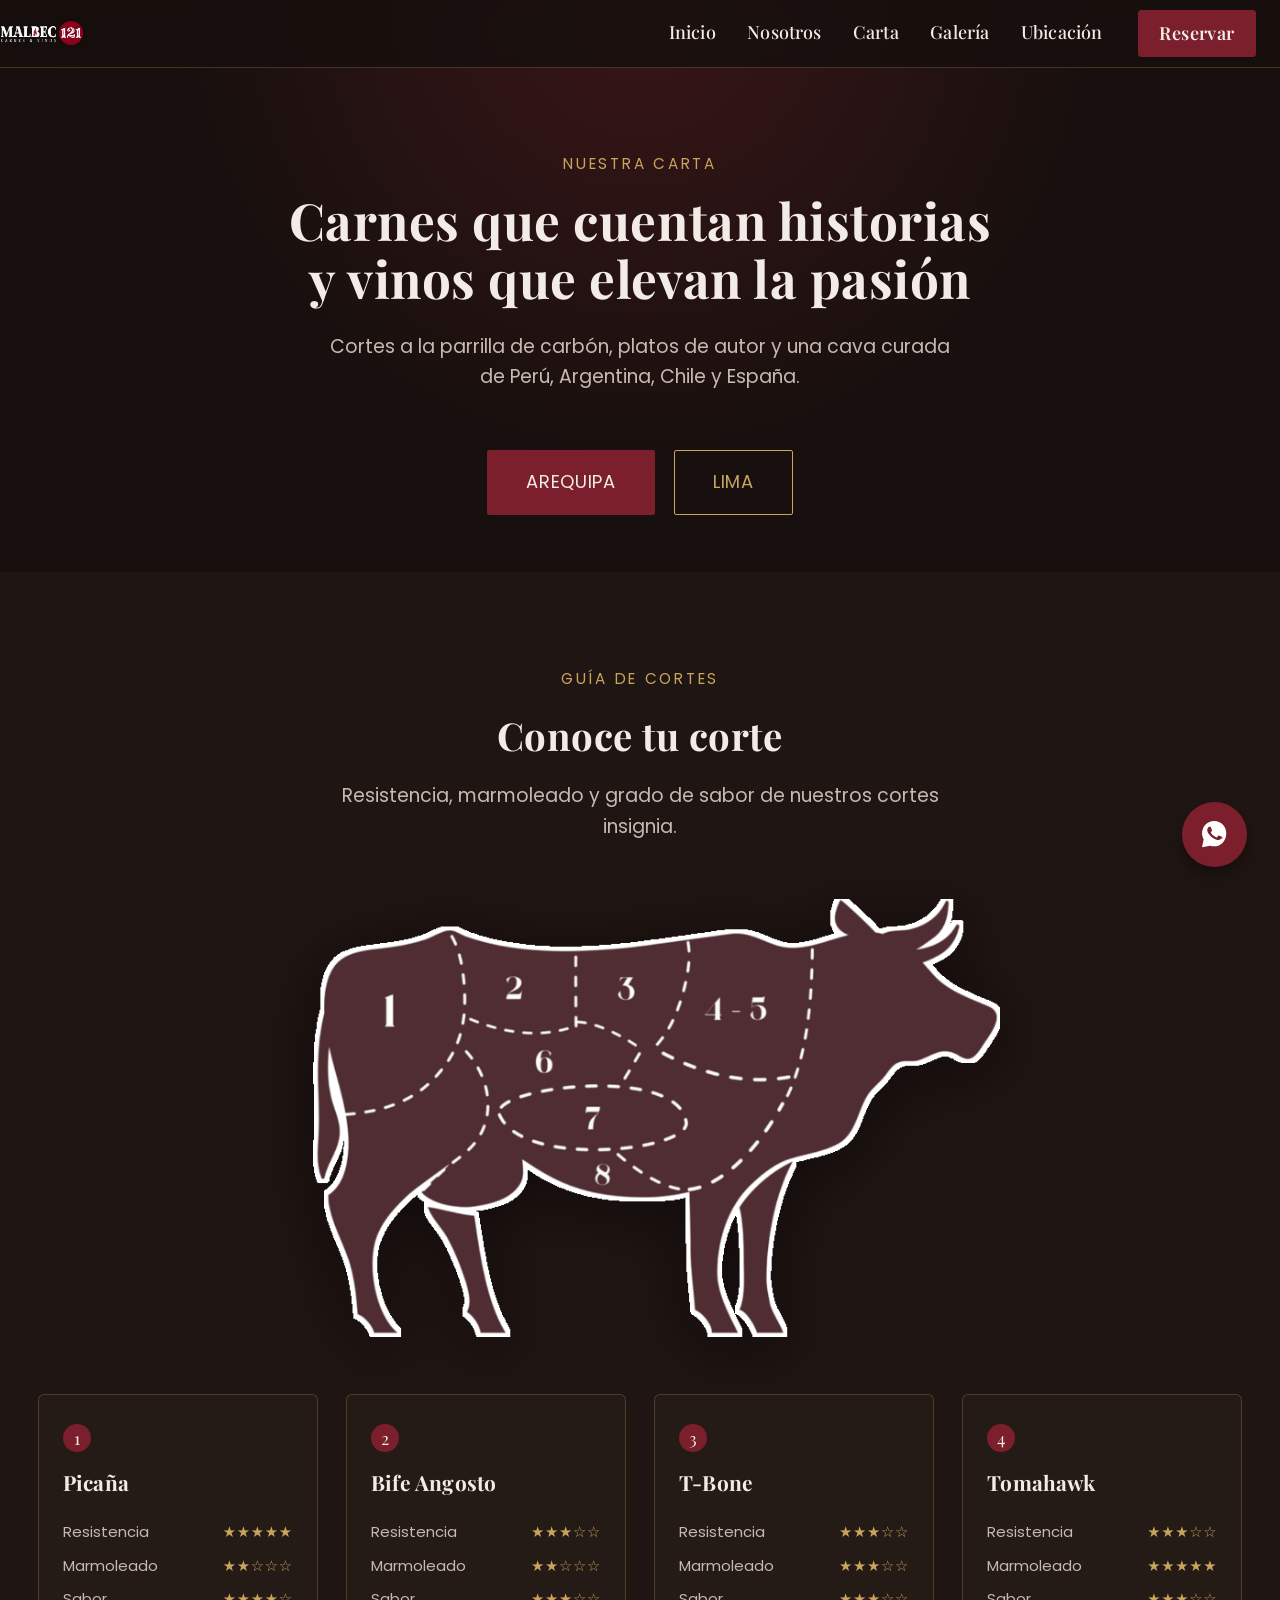
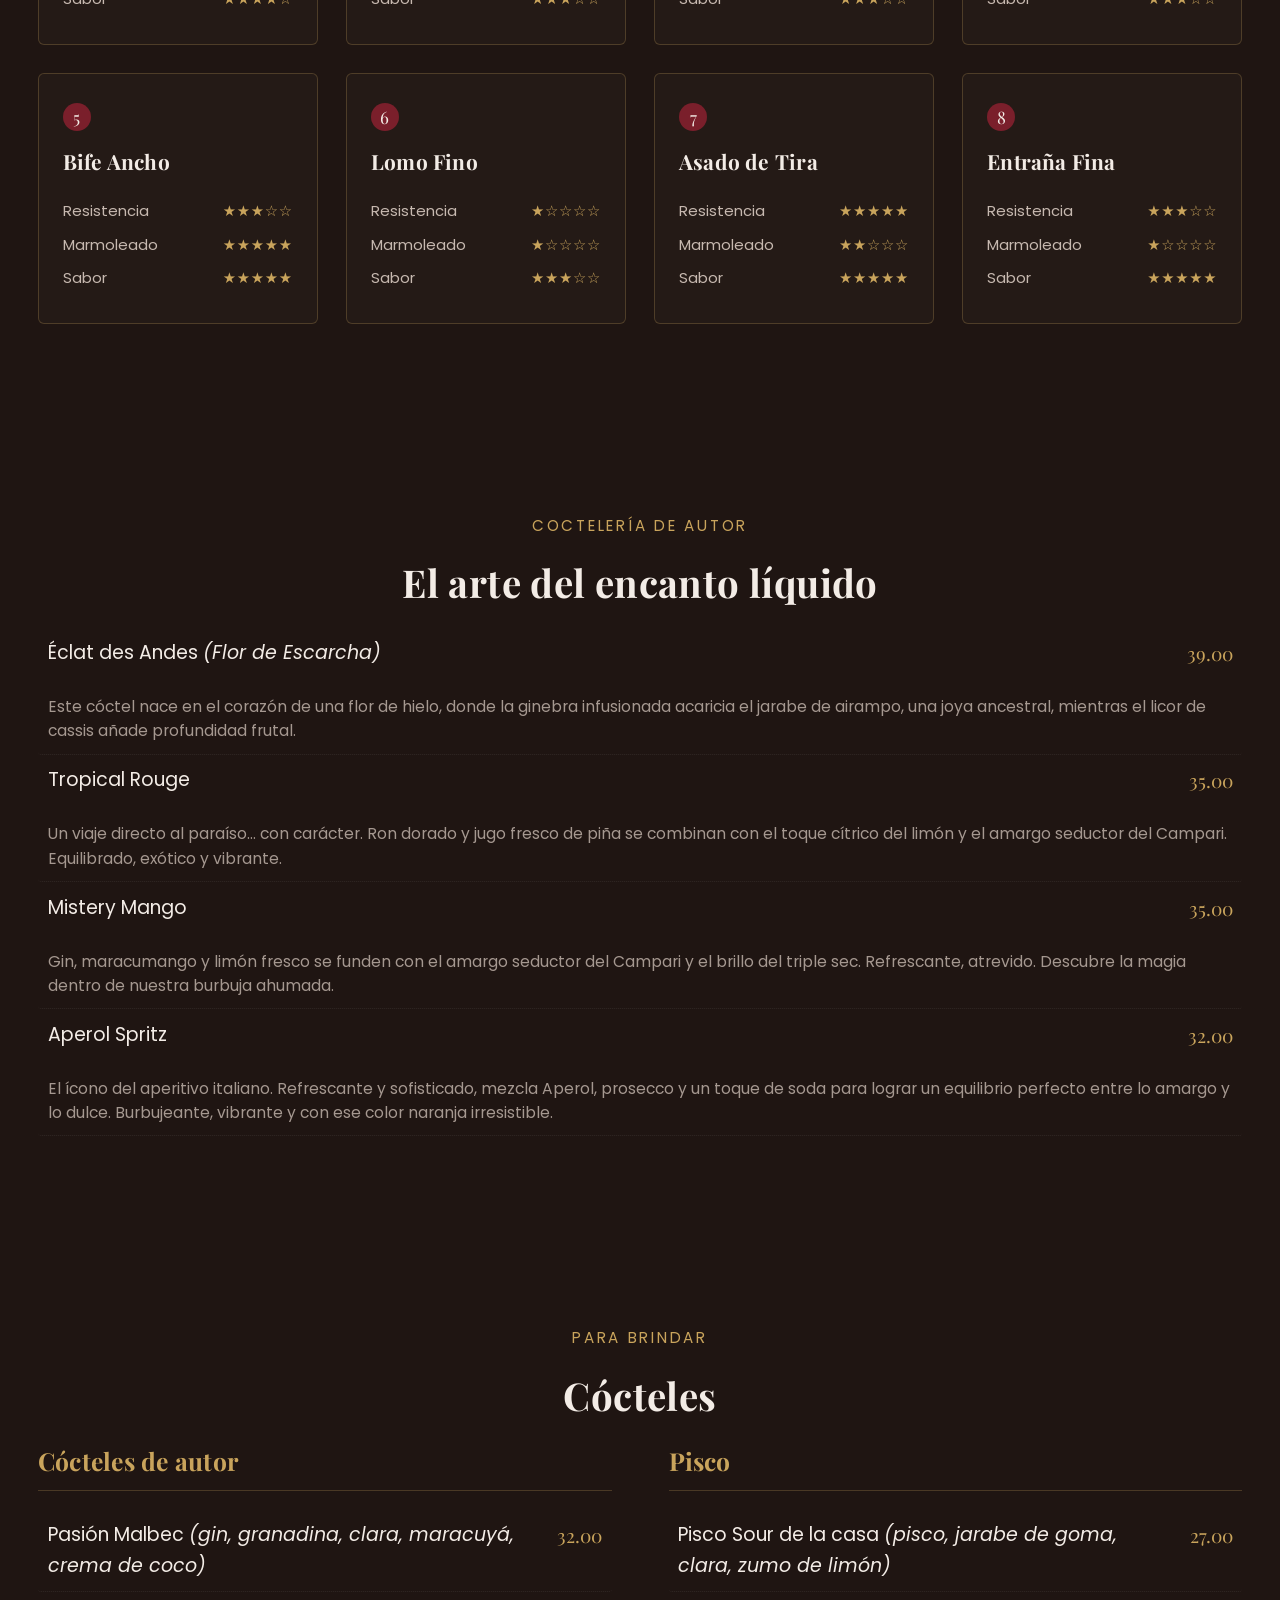
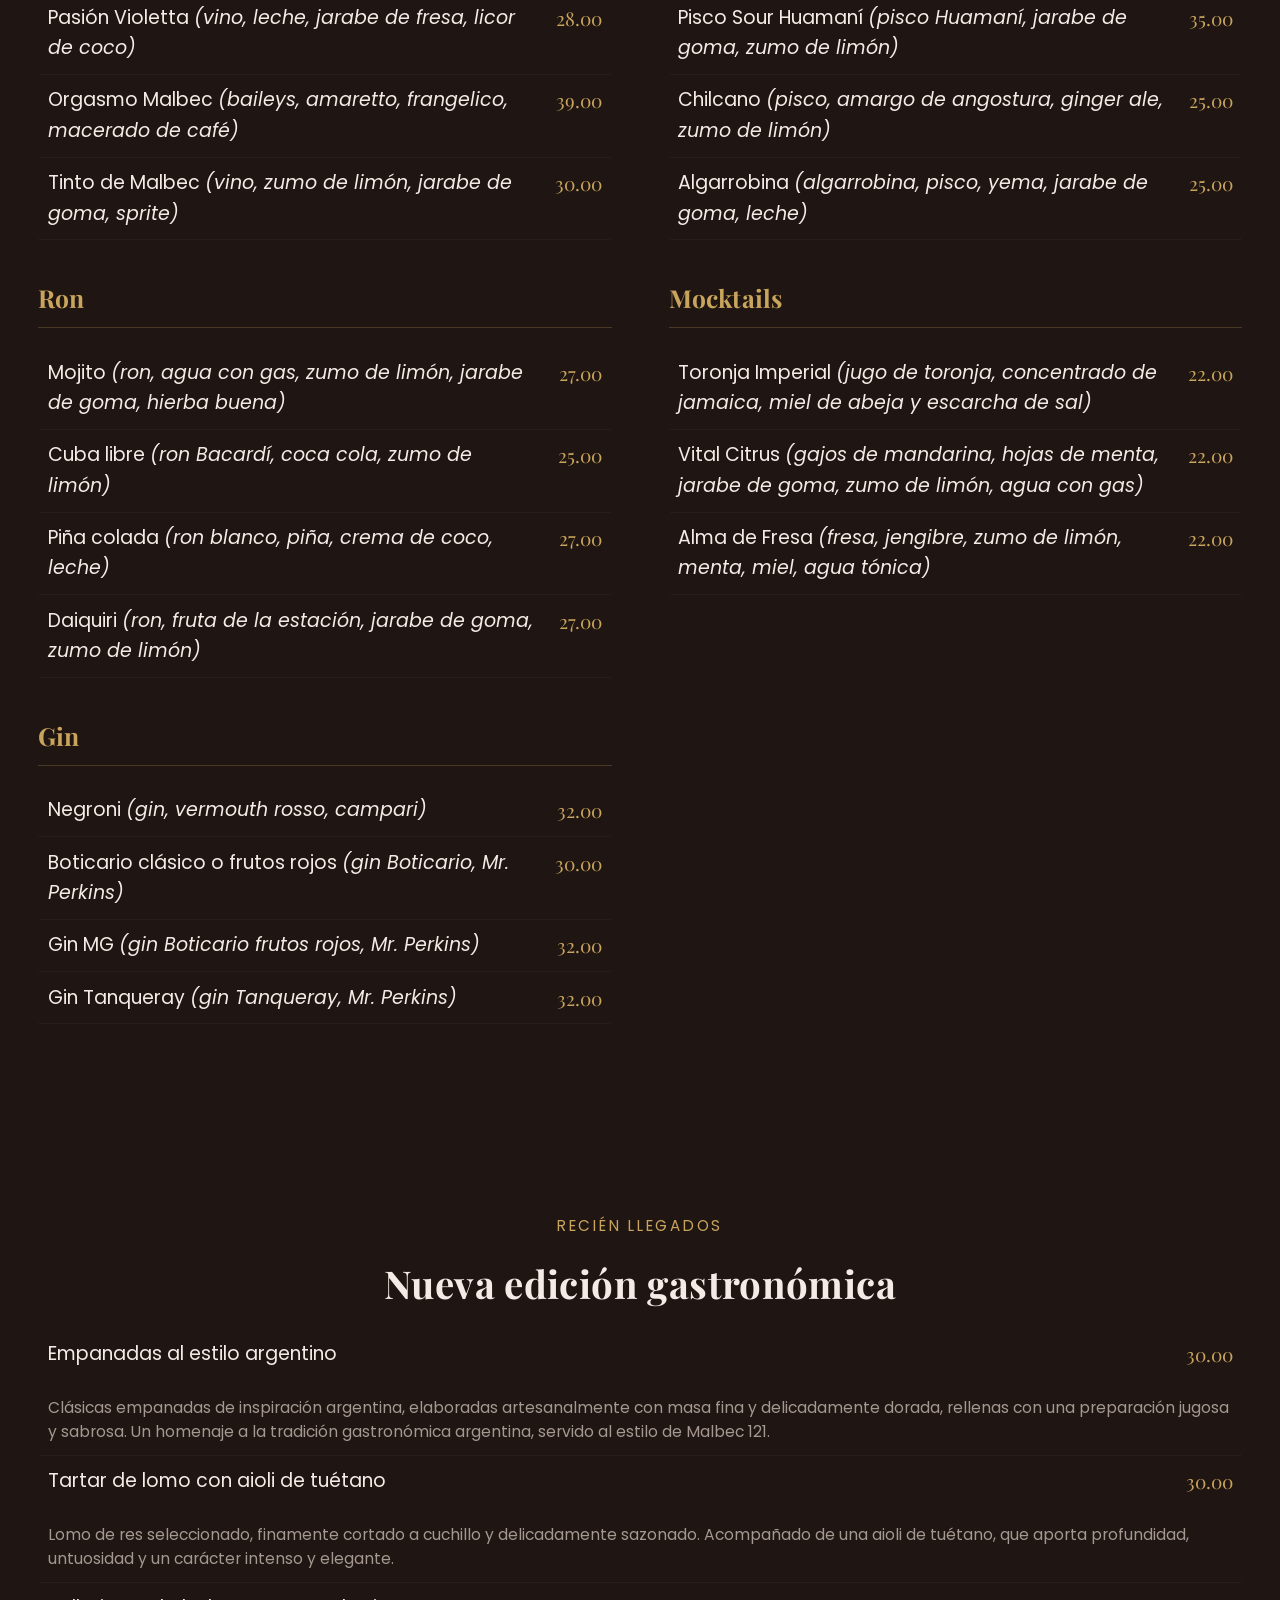
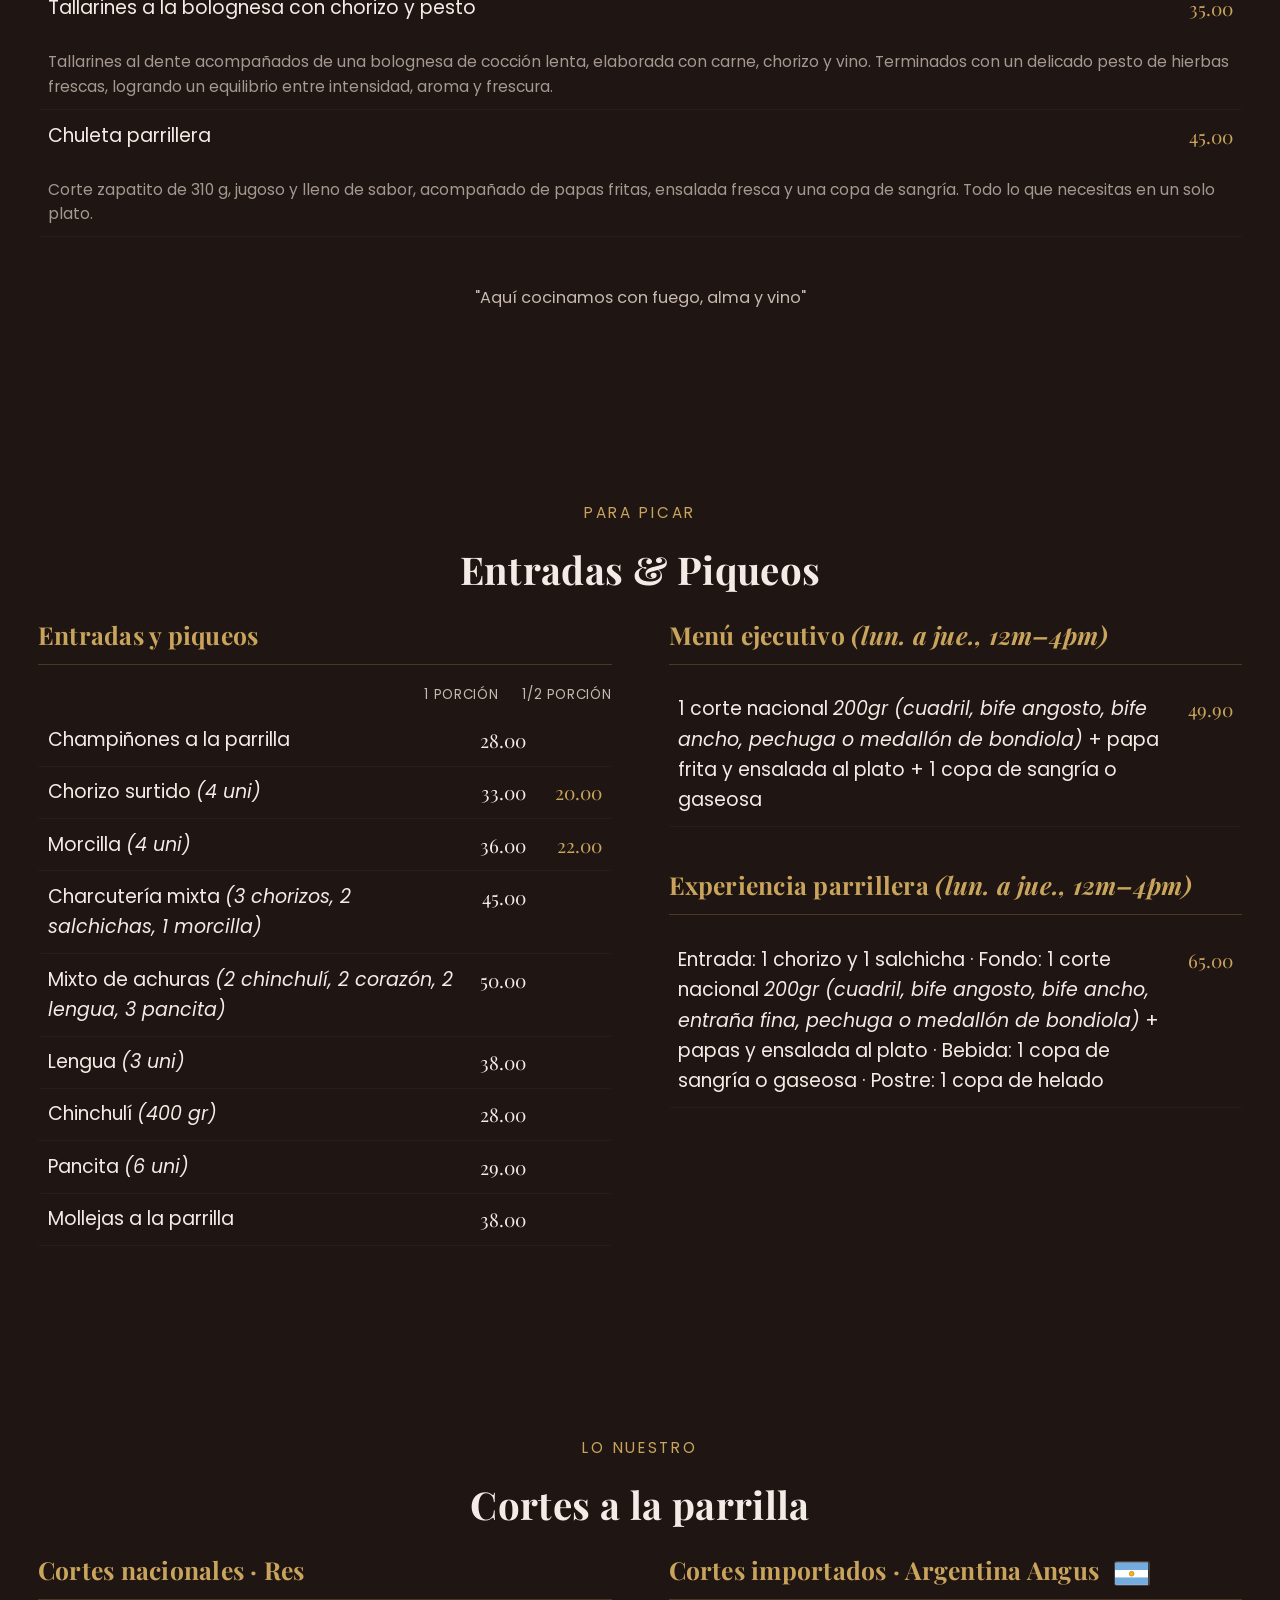
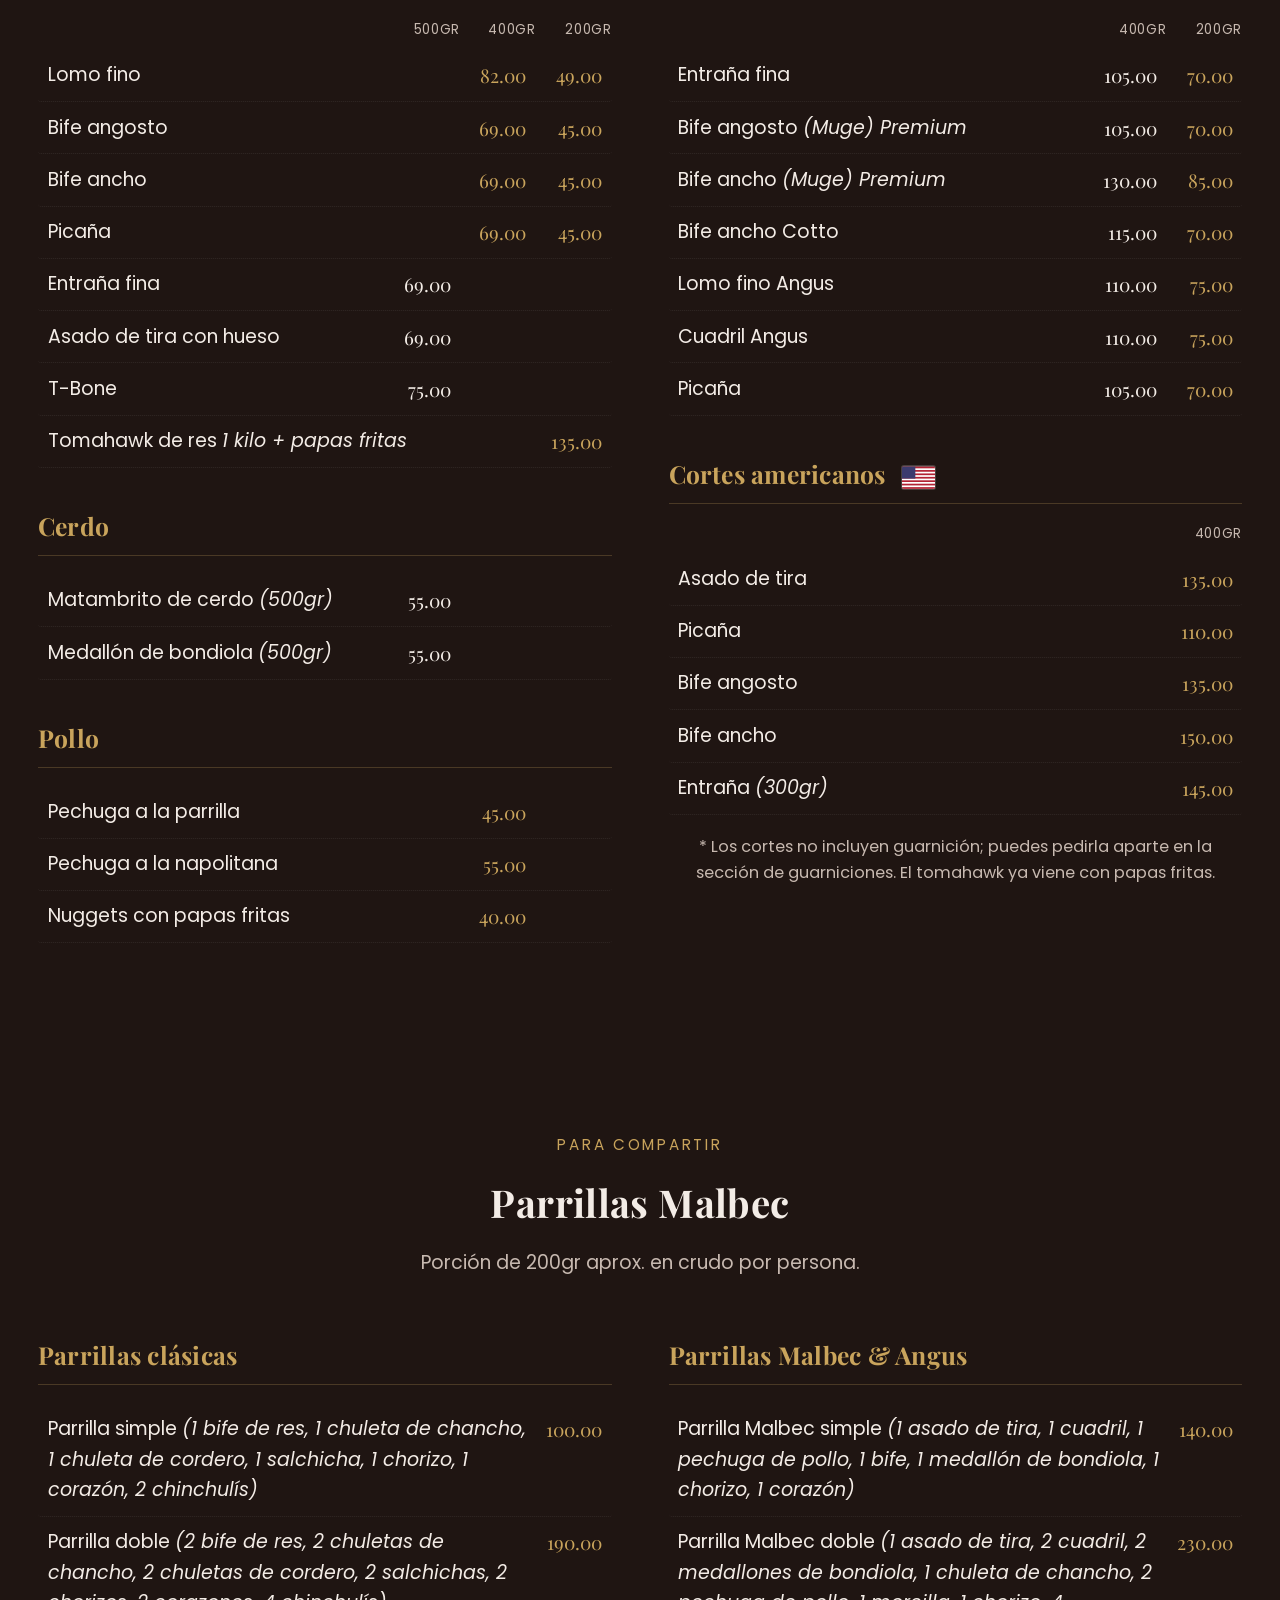
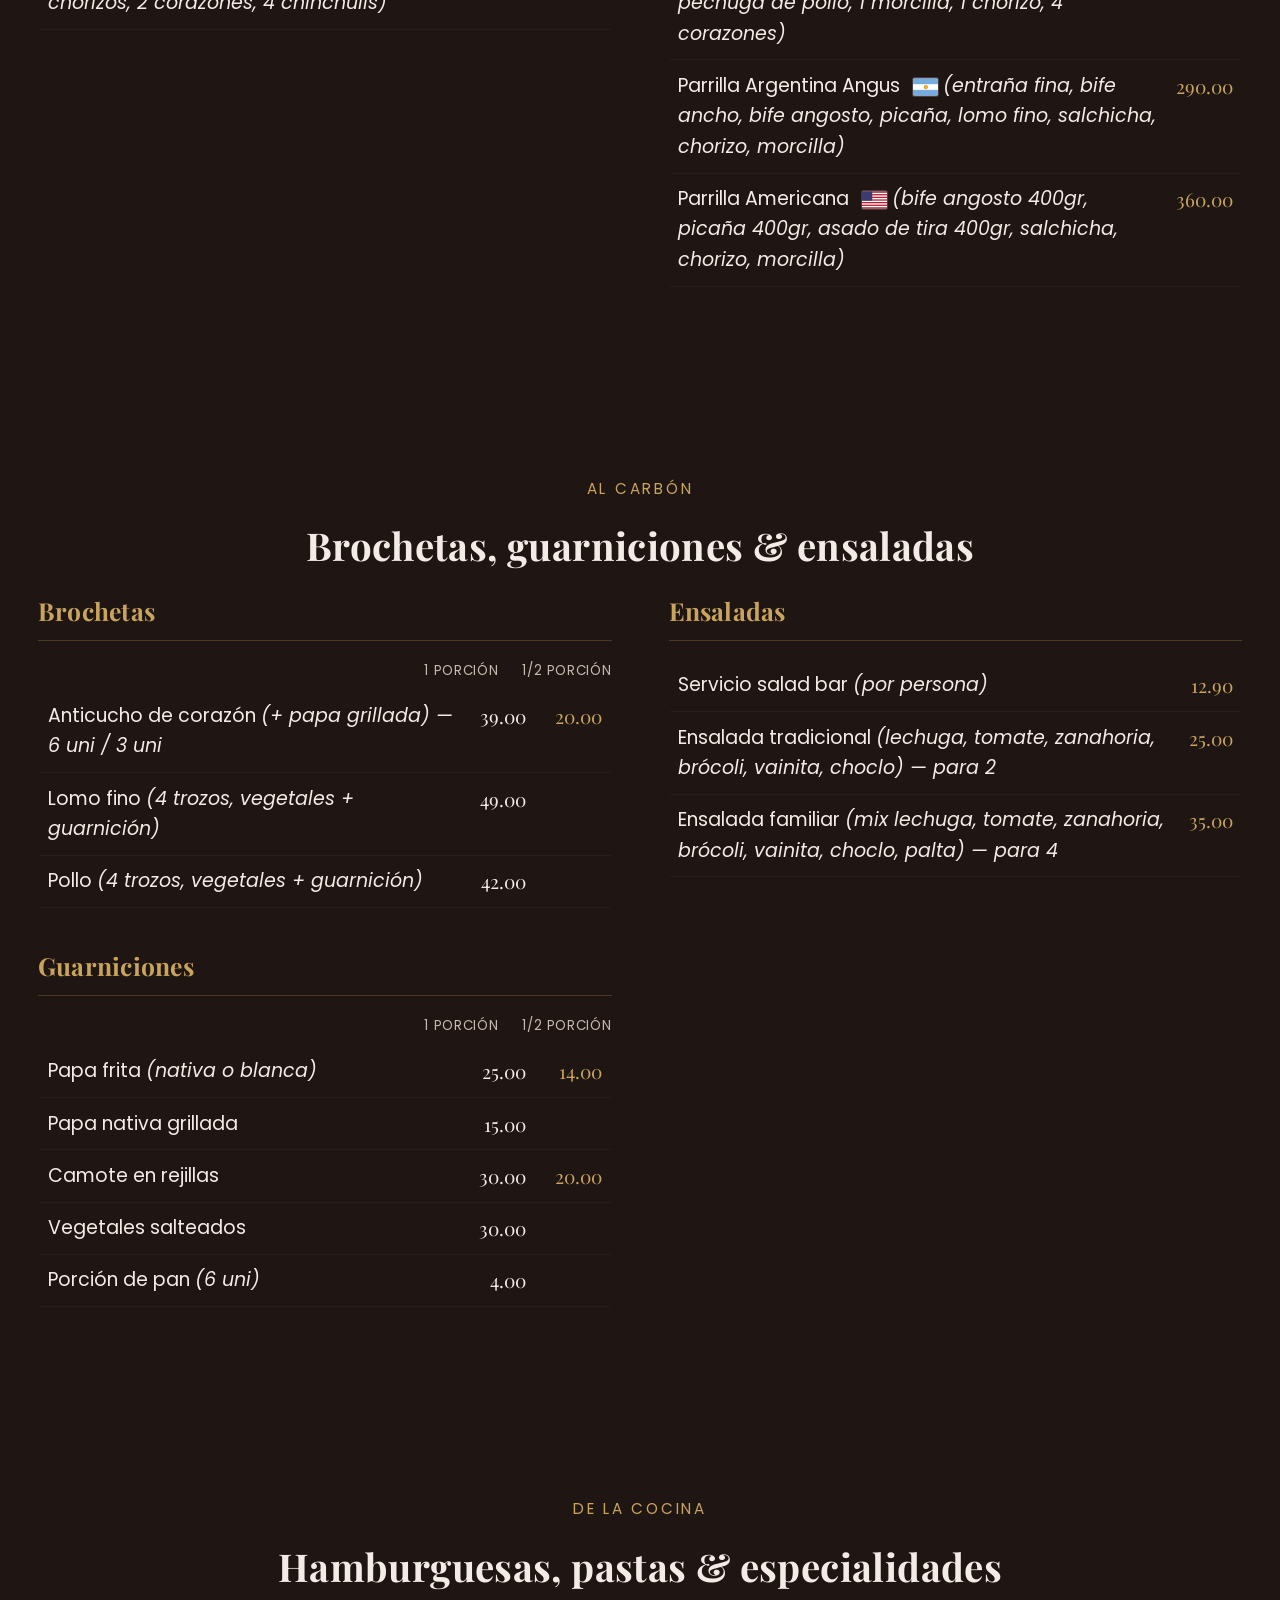
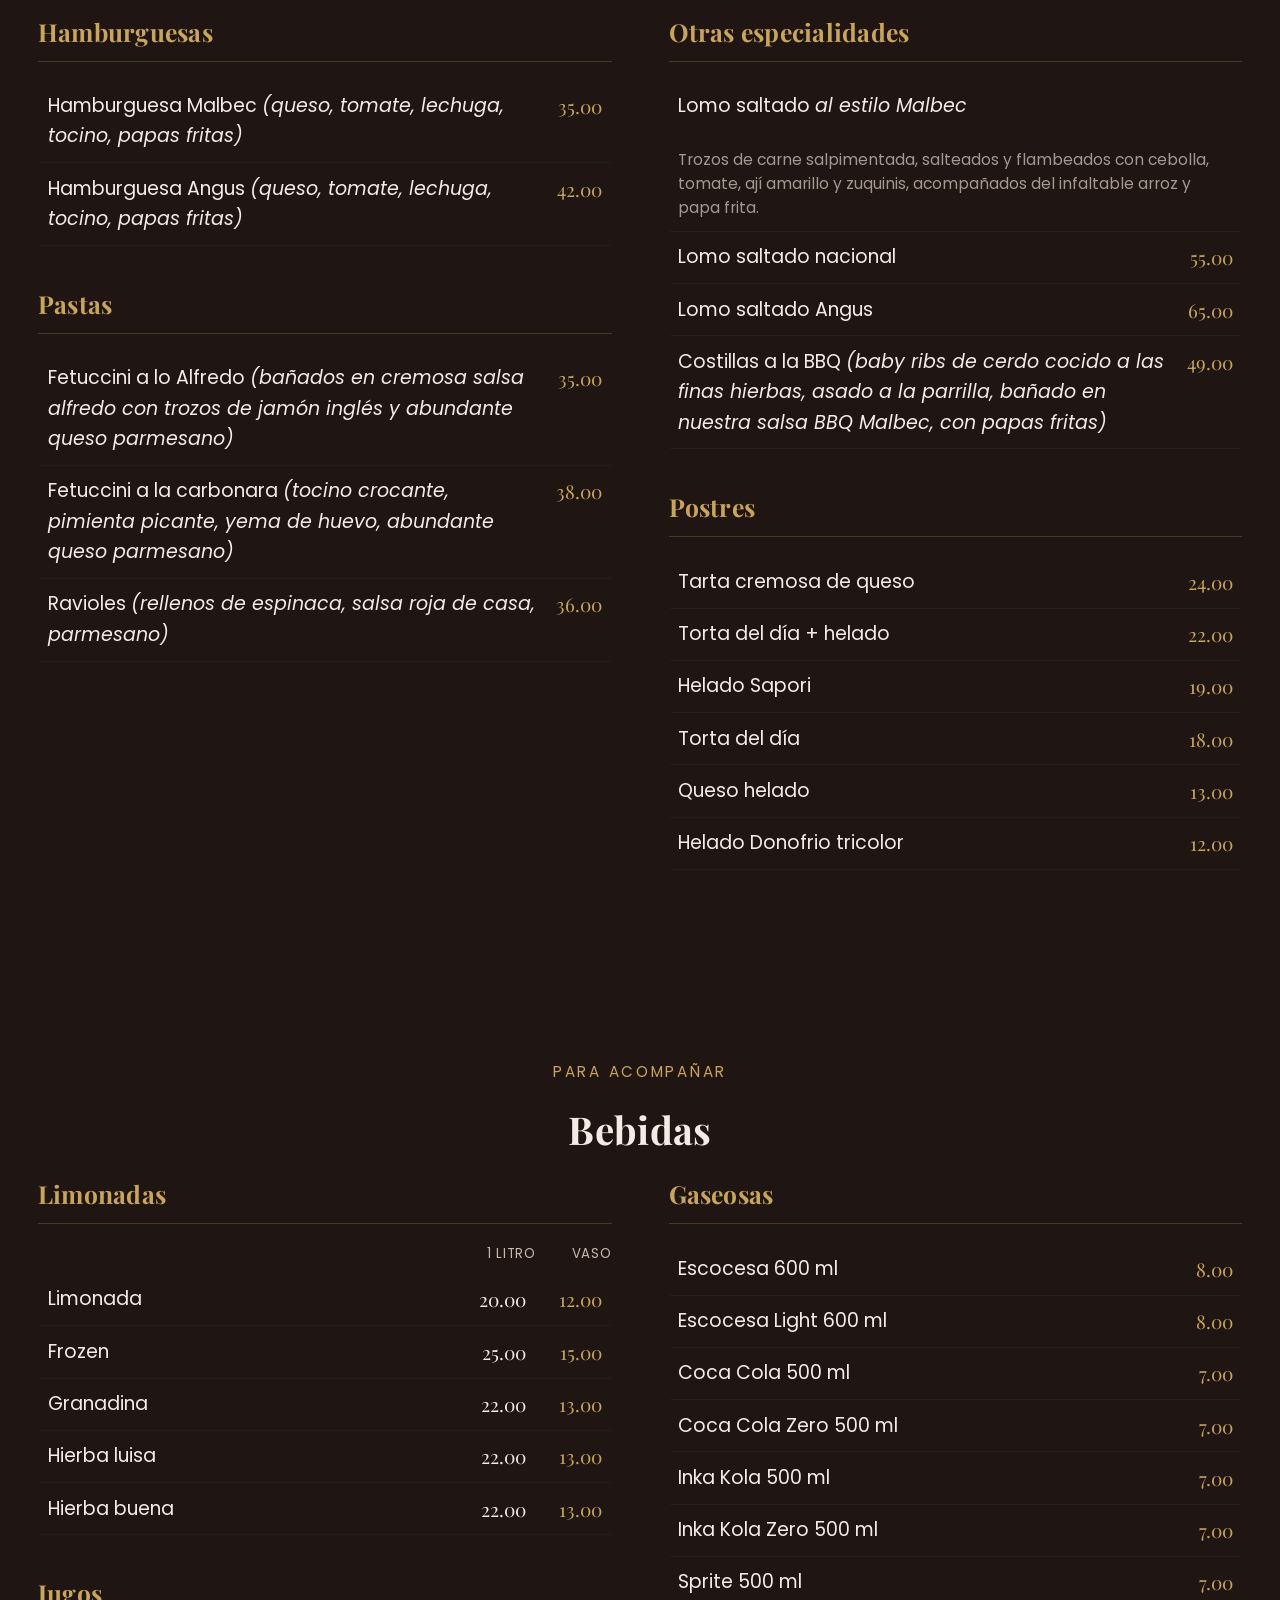
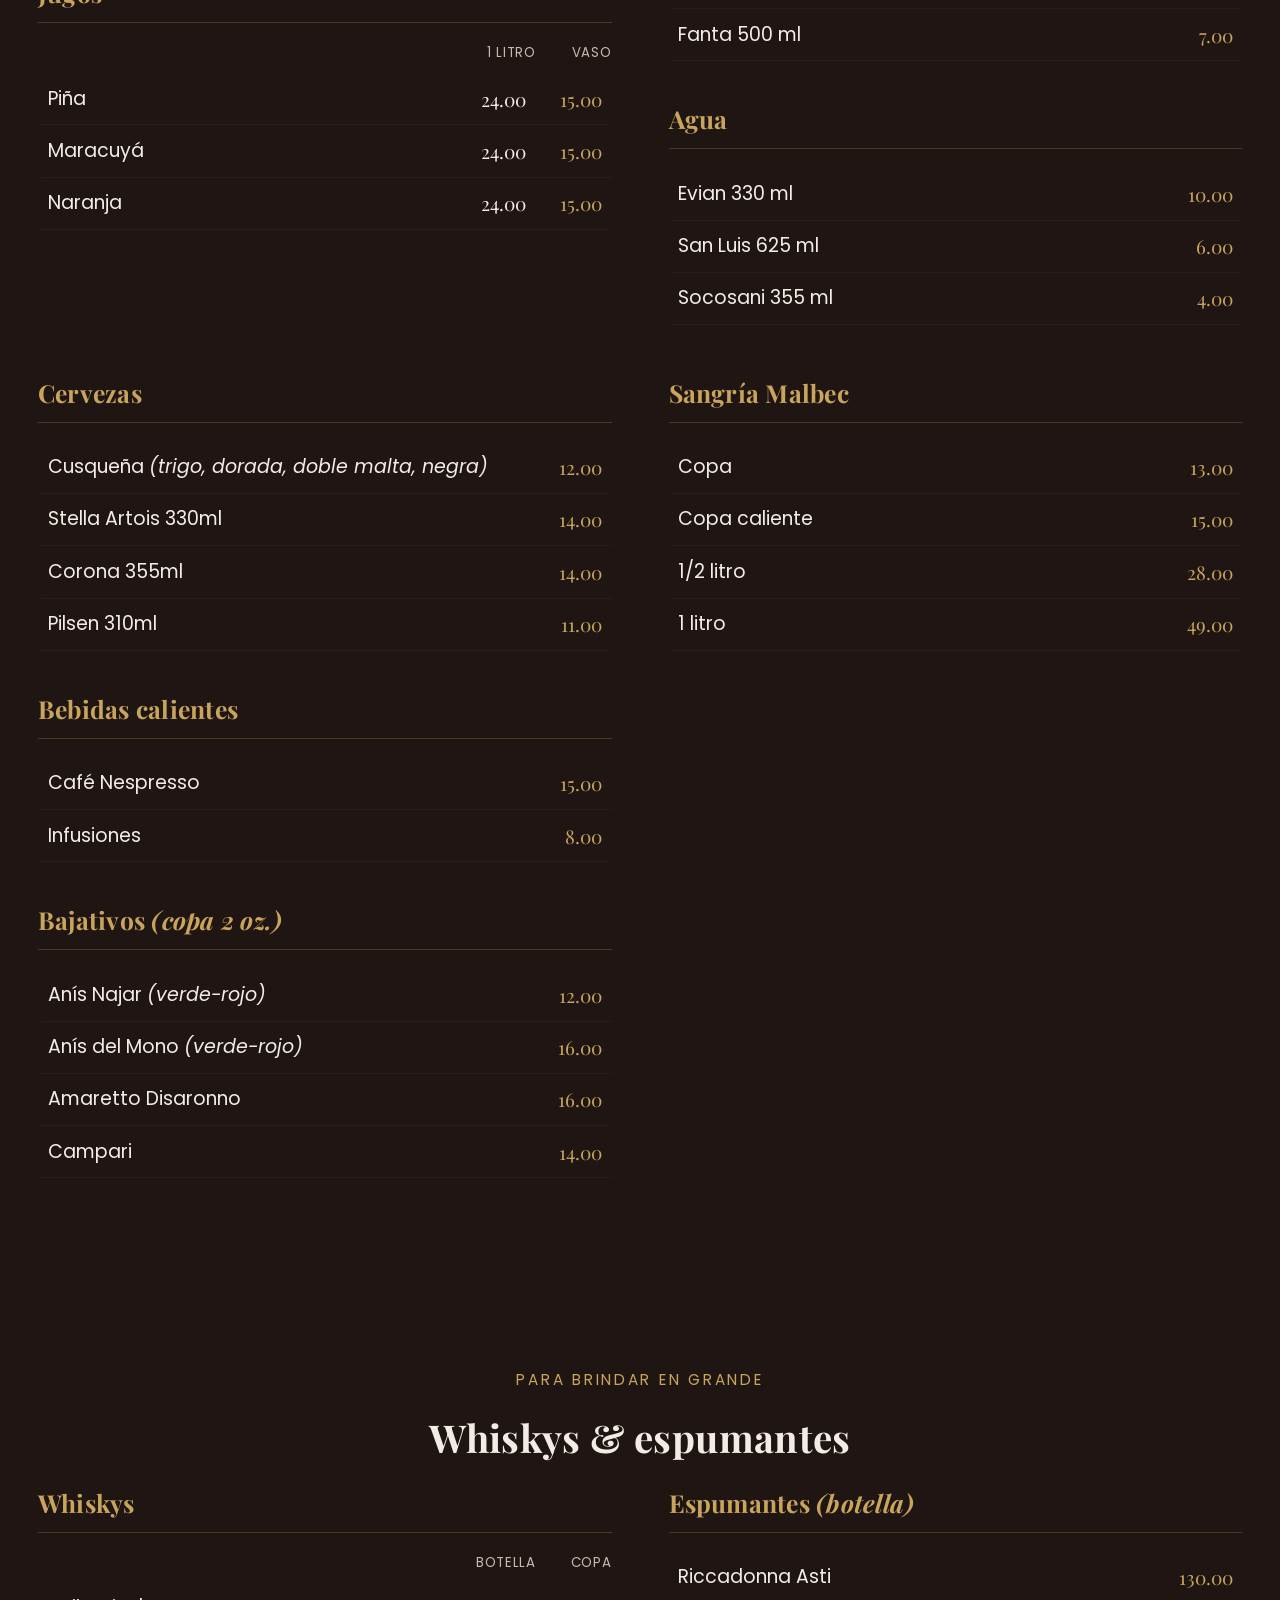
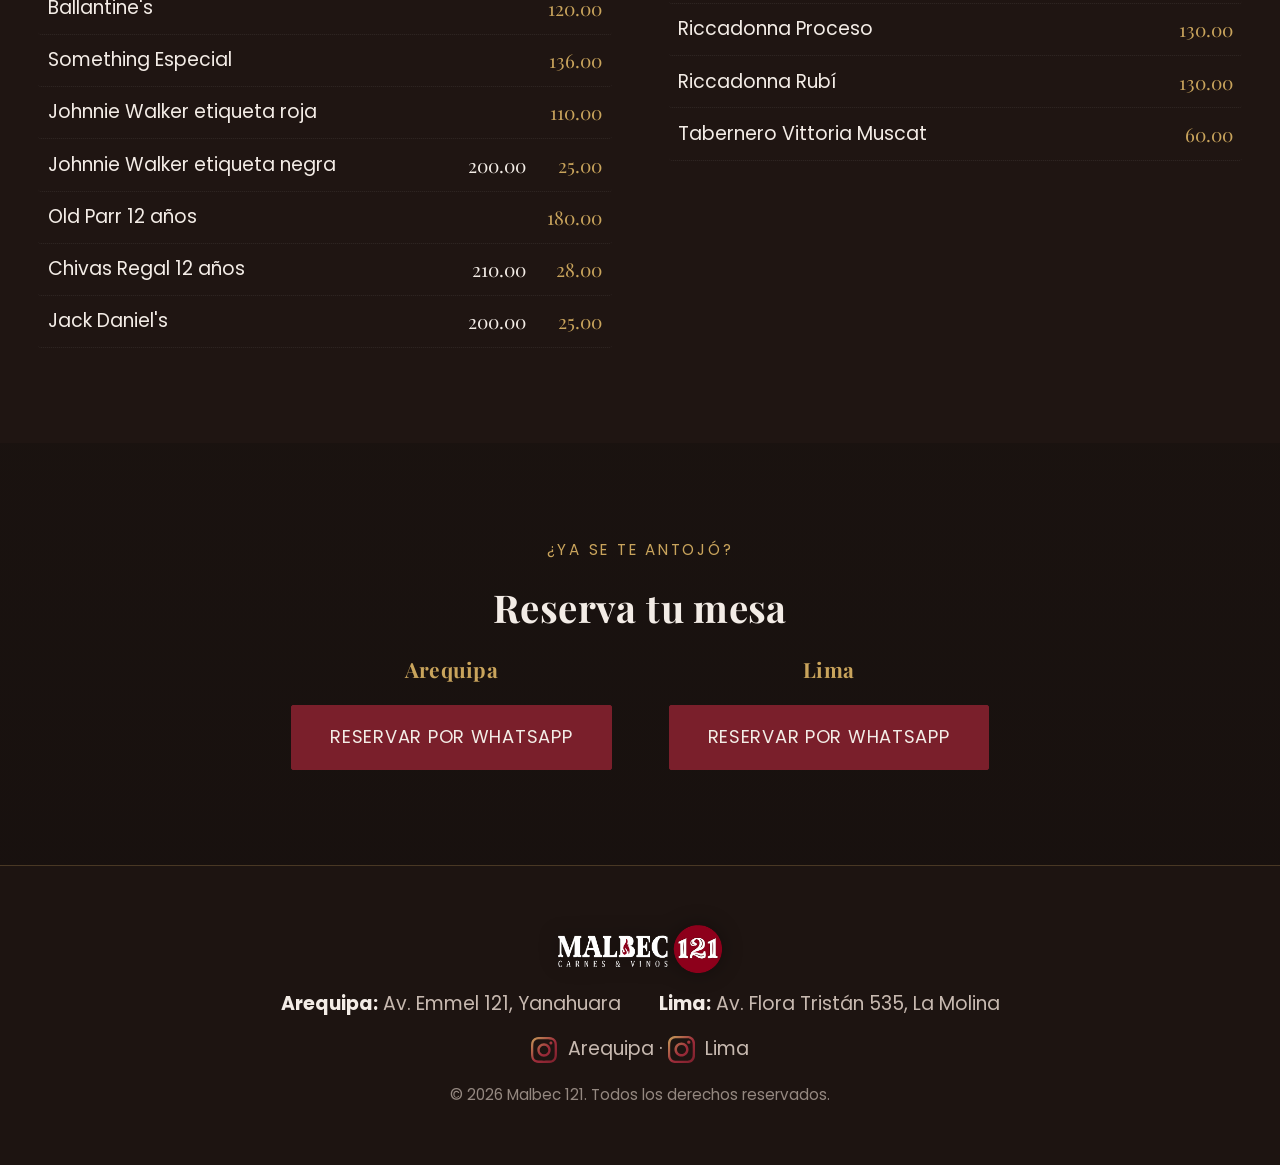
<file: carta.html>
<!DOCTYPE html>
<html lang="es">
<head>
  <meta charset="UTF-8">
  <meta name="viewport" content="width=device-width, initial-scale=1.0">
  <title>Carta | Malbec 121</title>
  <meta name="description" content="Carta completa de Malbec 121 Arequipa: cócteles de autor, cortes nacionales e importados, parrillas para compartir, brochetas, especialidades y carta de vinos.">
  <link rel="preconnect" href="https://fonts.googleapis.com">
  <link rel="preconnect" href="https://fonts.gstatic.com" crossorigin>
  <link href="https://fonts.googleapis.com/css2?family=Playfair+Display:ital,wght@0,400;0,500;0,600;0,700;1,400&family=Poppins:wght@300;400;500;600&display=swap" rel="stylesheet">
  <link rel="icon" type="image/jpeg" href="logo-badge.jpg">
  <link rel="stylesheet" href="styles.css?v=66">
</head>
<body>

  <svg style="display:none" aria-hidden="true">
    <defs>
      <symbol id="flag-pe" viewBox="0 0 3 2">
        <rect width="3" height="2" fill="#fff"/>
        <rect width="1" height="2" fill="#D91023"/>
        <rect x="2" width="1" height="2" fill="#D91023"/>
      </symbol>
      <symbol id="flag-es" viewBox="0 0 3 2">
        <rect width="3" height="2" fill="#AA151B"/>
        <rect y="0.5" width="3" height="1" fill="#F1BF00"/>
      </symbol>
      <symbol id="flag-ar" viewBox="0 0 3 2">
        <rect width="3" height="2" fill="#fff"/>
        <rect width="3" height="0.667" fill="#74ACDF"/>
        <rect y="1.333" width="3" height="0.667" fill="#74ACDF"/>
        <circle cx="1.5" cy="1" r="0.22" fill="#F6B40E" stroke="#85340A" stroke-width="0.03"/>
      </symbol>
      <symbol id="flag-cl" viewBox="0 0 3 2">
        <rect width="3" height="2" fill="#fff"/>
        <rect y="1" width="3" height="1" fill="#D52B1E"/>
        <rect width="1.2" height="1" fill="#0039A6"/>
        <polygon points="0.6,0.35 0.68,0.58 0.92,0.58 0.72,0.72 0.8,0.95 0.6,0.8 0.4,0.95 0.48,0.72 0.28,0.58 0.52,0.58" fill="#fff"/>
      </symbol>
      <symbol id="flag-us" viewBox="0 0 3 2">
        <rect width="3" height="2" fill="#fff"/>
        <rect width="3" height="0.1538" y="0" fill="#B22234"/>
        <rect width="3" height="0.1538" y="0.3077" fill="#B22234"/>
        <rect width="3" height="0.1538" y="0.6154" fill="#B22234"/>
        <rect width="3" height="0.1538" y="0.9231" fill="#B22234"/>
        <rect width="3" height="0.1538" y="1.2308" fill="#B22234"/>
        <rect width="3" height="0.1538" y="1.5385" fill="#B22234"/>
        <rect width="3" height="0.1538" y="1.8462" fill="#B22234"/>
        <rect width="1.2" height="1.0769" fill="#3C3B6E"/>
      </symbol>
    </defs>
  </svg>

  <a href="https://wa.me/51959009485?text=Hola%2C%20quisiera%20reservar%20una%20mesa%20en%20Malbec%20121" class="whatsapp-float" target="_blank" rel="noopener" aria-label="Escríbenos por WhatsApp">
    <svg viewBox="0 0 32 32" aria-hidden="true"><path d="M16.02 3C9.4 3 4 8.4 4 15.02c0 2.22.6 4.3 1.63 6.09L4 29l8.1-1.6a11.9 11.9 0 0 0 3.92.67h.01C22.65 28.07 28 22.67 28 15.02 28 8.4 22.65 3 16.02 3zm7.02 17.02c-.3.83-1.7 1.6-2.35 1.7-.6.1-1.35.14-2.18-.14-.5-.16-1.15-.37-1.98-.73-3.48-1.5-5.75-4.98-5.93-5.21-.17-.24-1.42-1.9-1.42-3.61 0-1.72.9-2.56 1.22-2.91.32-.35.7-.44.93-.44.23 0 .47 0 .67.01.22.01.5-.08.79.6.3.71 1 2.43 1.09 2.6.1.18.16.39.03.63-.12.24-.19.39-.37.6-.19.21-.4.47-.57.63-.19.18-.39.38-.17.75.23.37 1 1.66 2.16 2.7 1.48 1.32 2.74 1.73 3.11 1.92.37.19.58.16.8-.1.22-.25.94-1.1 1.19-1.48.25-.37.5-.31.83-.19.34.12 2.13 1 2.5 1.19.36.18.6.27.7.43.1.16.1.87-.2 1.7z"/></svg>
  </a>

  <header class="site-header">
    <nav class="nav container">
      <a href="index.html" class="logo">
        <img src="logo-wordmark.png?v=66" alt="Malbec 121" class="logo-wordmark">
      </a>
      <div class="nav-right">
        <ul class="nav-links" id="navLinks">
          <li><a href="index.html#inicio">Inicio</a></li>
          <li><a href="index.html#nosotros">Nosotros</a></li>
          <li><a href="carta.html">Carta</a></li>
          <li><a href="index.html#galeria">Galería</a></li>
          <li><a href="index.html#ubicacion">Ubicación</a></li>
          <li class="nav-cta-item"><a href="index.html#reservas" class="btn-nav">Reservar</a></li>
        </ul>
        <a href="index.html#reservas" class="btn-nav nav-cta-desktop">Reservar</a>
        <button class="nav-toggle" id="navToggle" aria-label="Abrir menú" aria-expanded="false">
          <span></span><span></span><span></span>
        </button>
      </div>
    </nav>
  </header>

  <main class="carta-page">

    <section class="carta-hero">
      <div class="container">
        <p class="eyebrow center">Nuestra carta</p>
        <h1 class="center">Carnes que cuentan historias<br>y vinos que elevan la pasión</h1>
        <p class="section-sub center">Cortes a la parrilla de carbón, platos de autor y una cava curada de Perú, Argentina, Chile y España.</p>
        <div class="carta-switch">
          <a href="carta.html" class="btn btn-primary">Arequipa</a>
          <a href="carta-lima.html" class="btn btn-outline">Lima</a>
        </div>
      </div>
    </section>

    <section class="menu">
      <div class="container">
        <p class="eyebrow center">Guía de cortes</p>
        <h2 class="center">Conoce tu corte</h2>
        <p class="section-sub center">Resistencia, marmoleado y grado de sabor de nuestros cortes insignia.</p>

        <img src="cortes.png" alt="Diagrama de cortes de res Malbec 121" class="cuts-diagram" data-animate="fade-up">

        <div class="cuts-grid">
          <div class="cut-card" data-animate="fade-up" data-delay="0">
            <span class="cut-number">1</span>
            <h4>Picaña</h4>
            <ul class="cut-stats">
              <li><span>Resistencia</span><span class="stars">★★★★★</span></li>
              <li><span>Marmoleado</span><span class="stars">★★☆☆☆</span></li>
              <li><span>Sabor</span><span class="stars">★★★★☆</span></li>
            </ul>
          </div>
          <div class="cut-card" data-animate="fade-up" data-delay="1">
            <span class="cut-number">2</span>
            <h4>Bife Angosto</h4>
            <ul class="cut-stats">
              <li><span>Resistencia</span><span class="stars">★★★☆☆</span></li>
              <li><span>Marmoleado</span><span class="stars">★★☆☆☆</span></li>
              <li><span>Sabor</span><span class="stars">★★★☆☆</span></li>
            </ul>
          </div>
          <div class="cut-card" data-animate="fade-up" data-delay="2">
            <span class="cut-number">3</span>
            <h4>T-Bone</h4>
            <ul class="cut-stats">
              <li><span>Resistencia</span><span class="stars">★★★☆☆</span></li>
              <li><span>Marmoleado</span><span class="stars">★★★☆☆</span></li>
              <li><span>Sabor</span><span class="stars">★★★☆☆</span></li>
            </ul>
          </div>
          <div class="cut-card" data-animate="fade-up" data-delay="3">
            <span class="cut-number">4</span>
            <h4>Tomahawk</h4>
            <ul class="cut-stats">
              <li><span>Resistencia</span><span class="stars">★★★☆☆</span></li>
              <li><span>Marmoleado</span><span class="stars">★★★★★</span></li>
              <li><span>Sabor</span><span class="stars">★★★☆☆</span></li>
            </ul>
          </div>
          <div class="cut-card" data-animate="fade-up" data-delay="0">
            <span class="cut-number">5</span>
            <h4>Bife Ancho</h4>
            <ul class="cut-stats">
              <li><span>Resistencia</span><span class="stars">★★★☆☆</span></li>
              <li><span>Marmoleado</span><span class="stars">★★★★★</span></li>
              <li><span>Sabor</span><span class="stars">★★★★★</span></li>
            </ul>
          </div>
          <div class="cut-card" data-animate="fade-up" data-delay="1">
            <span class="cut-number">6</span>
            <h4>Lomo Fino</h4>
            <ul class="cut-stats">
              <li><span>Resistencia</span><span class="stars">★☆☆☆☆</span></li>
              <li><span>Marmoleado</span><span class="stars">★☆☆☆☆</span></li>
              <li><span>Sabor</span><span class="stars">★★★☆☆</span></li>
            </ul>
          </div>
          <div class="cut-card" data-animate="fade-up" data-delay="2">
            <span class="cut-number">7</span>
            <h4>Asado de Tira</h4>
            <ul class="cut-stats">
              <li><span>Resistencia</span><span class="stars">★★★★★</span></li>
              <li><span>Marmoleado</span><span class="stars">★★☆☆☆</span></li>
              <li><span>Sabor</span><span class="stars">★★★★★</span></li>
            </ul>
          </div>
          <div class="cut-card" data-animate="fade-up" data-delay="3">
            <span class="cut-number">8</span>
            <h4>Entraña Fina</h4>
            <ul class="cut-stats">
              <li><span>Resistencia</span><span class="stars">★★★☆☆</span></li>
              <li><span>Marmoleado</span><span class="stars">★☆☆☆☆</span></li>
              <li><span>Sabor</span><span class="stars">★★★★★</span></li>
            </ul>
          </div>
        </div>
      </div>
    </section>

    <section class="menu">
      <div class="container">
        <p class="eyebrow center">Coctelería de autor</p>
        <h2 class="center">El arte del encanto líquido</h2>

        <div class="menu-grid">
          <div class="menu-category" data-animate="fade-up" style="grid-column: 1 / -1;">
            <ul class="menu-items">
              <li class="has-desc">
                <span>Éclat des Andes <em>(Flor de Escarcha)</em></span><span class="price">39.00</span>
                <p class="item-desc">Este cóctel nace en el corazón de una flor de hielo, donde la ginebra infusionada acaricia el jarabe de airampo, una joya ancestral, mientras el licor de cassis añade profundidad frutal.</p>
              </li>
              <li class="has-desc">
                <span>Tropical Rouge</span><span class="price">35.00</span>
                <p class="item-desc">Un viaje directo al paraíso… con carácter. Ron dorado y jugo fresco de piña se combinan con el toque cítrico del limón y el amargo seductor del Campari. Equilibrado, exótico y vibrante.</p>
              </li>
              <li class="has-desc">
                <span>Mistery Mango</span><span class="price">35.00</span>
                <p class="item-desc">Gin, maracumango y limón fresco se funden con el amargo seductor del Campari y el brillo del triple sec. Refrescante, atrevido. Descubre la magia dentro de nuestra burbuja ahumada.</p>
              </li>
              <li class="has-desc">
                <span>Aperol Spritz</span><span class="price">32.00</span>
                <p class="item-desc">El ícono del aperitivo italiano. Refrescante y sofisticado, mezcla Aperol, prosecco y un toque de soda para lograr un equilibrio perfecto entre lo amargo y lo dulce. Burbujeante, vibrante y con ese color naranja irresistible.</p>
              </li>
            </ul>
          </div>
        </div>
      </div>
    </section>

    <section class="menu">
      <div class="container">
        <p class="eyebrow center">Para brindar</p>
        <h2 class="center">Cócteles</h2>

        <div class="menu-grid">
          <div class="menu-category" data-animate="fade-up">
            <h3>Cócteles de autor</h3>
            <ul class="menu-items">
              <li><span>Pasión Malbec <em>(gin, granadina, clara, maracuyá, crema de coco)</em></span><span class="price">32.00</span></li>
              <li><span>Pasión Violetta <em>(vino, leche, jarabe de fresa, licor de coco)</em></span><span class="price">28.00</span></li>
              <li><span>Orgasmo Malbec <em>(baileys, amaretto, frangelico, macerado de café)</em></span><span class="price">39.00</span></li>
              <li><span>Tinto de Malbec <em>(vino, zumo de limón, jarabe de goma, sprite)</em></span><span class="price">30.00</span></li>
            </ul>

            <h3 style="margin-top:2rem;">Ron</h3>
            <ul class="menu-items">
              <li><span>Mojito <em>(ron, agua con gas, zumo de limón, jarabe de goma, hierba buena)</em></span><span class="price">27.00</span></li>
              <li><span>Cuba libre <em>(ron Bacardí, coca cola, zumo de limón)</em></span><span class="price">25.00</span></li>
              <li><span>Piña colada <em>(ron blanco, piña, crema de coco, leche)</em></span><span class="price">27.00</span></li>
              <li><span>Daiquiri <em>(ron, fruta de la estación, jarabe de goma, zumo de limón)</em></span><span class="price">27.00</span></li>
            </ul>

            <h3 style="margin-top:2rem;">Gin</h3>
            <ul class="menu-items">
              <li><span>Negroni <em>(gin, vermouth rosso, campari)</em></span><span class="price">32.00</span></li>
              <li><span>Boticario clásico o frutos rojos <em>(gin Boticario, Mr. Perkins)</em></span><span class="price">30.00</span></li>
              <li><span>Gin MG <em>(gin Boticario frutos rojos, Mr. Perkins)</em></span><span class="price">32.00</span></li>
              <li><span>Gin Tanqueray <em>(gin Tanqueray, Mr. Perkins)</em></span><span class="price">32.00</span></li>
            </ul>
          </div>

          <div class="menu-category" data-animate="fade-up" data-delay="1">
            <h3>Pisco</h3>
            <ul class="menu-items">
              <li><span>Pisco Sour de la casa <em>(pisco, jarabe de goma, clara, zumo de limón)</em></span><span class="price">27.00</span></li>
              <li><span>Pisco Sour Huamaní <em>(pisco Huamaní, jarabe de goma, zumo de limón)</em></span><span class="price">35.00</span></li>
              <li><span>Chilcano <em>(pisco, amargo de angostura, ginger ale, zumo de limón)</em></span><span class="price">25.00</span></li>
              <li><span>Algarrobina <em>(algarrobina, pisco, yema, jarabe de goma, leche)</em></span><span class="price">25.00</span></li>
            </ul>

            <h3 style="margin-top:2rem;">Mocktails</h3>
            <ul class="menu-items">
              <li><span>Toronja Imperial <em>(jugo de toronja, concentrado de jamaica, miel de abeja y escarcha de sal)</em></span><span class="price">22.00</span></li>
              <li><span>Vital Citrus <em>(gajos de mandarina, hojas de menta, jarabe de goma, zumo de limón, agua con gas)</em></span><span class="price">22.00</span></li>
              <li><span>Alma de Fresa <em>(fresa, jengibre, zumo de limón, menta, miel, agua tónica)</em></span><span class="price">22.00</span></li>
            </ul>
          </div>
        </div>
      </div>
    </section>

    <section class="menu">
      <div class="container">
        <p class="eyebrow center">Recién llegados</p>
        <h2 class="center">Nueva edición gastronómica</h2>

        <div class="menu-grid">
          <div class="menu-category" data-animate="fade-up" style="grid-column: 1 / -1;">
            <ul class="menu-items">
              <li class="has-desc">
                <span>Empanadas al estilo argentino</span><span class="price">30.00</span>
                <p class="item-desc">Clásicas empanadas de inspiración argentina, elaboradas artesanalmente con masa fina y delicadamente dorada, rellenas con una preparación jugosa y sabrosa. Un homenaje a la tradición gastronómica argentina, servido al estilo de Malbec 121.</p>
              </li>
              <li class="has-desc">
                <span>Tartar de lomo con aioli de tuétano</span><span class="price">30.00</span>
                <p class="item-desc">Lomo de res seleccionado, finamente cortado a cuchillo y delicadamente sazonado. Acompañado de una aioli de tuétano, que aporta profundidad, untuosidad y un carácter intenso y elegante.</p>
              </li>
              <li class="has-desc">
                <span>Tallarines a la bolognesa con chorizo y pesto</span><span class="price">35.00</span>
                <p class="item-desc">Tallarines al dente acompañados de una bolognesa de cocción lenta, elaborada con carne, chorizo y vino. Terminados con un delicado pesto de hierbas frescas, logrando un equilibrio entre intensidad, aroma y frescura.</p>
              </li>
              <li class="has-desc">
                <span>Chuleta parrillera</span><span class="price">45.00</span>
                <p class="item-desc">Corte zapatito de 310 g, jugoso y lleno de sabor, acompañado de papas fritas, ensalada fresca y una copa de sangría. Todo lo que necesitas en un solo plato.</p>
              </li>
            </ul>
            <p class="menu-note">"Aquí cocinamos con fuego, alma y vino"</p>
          </div>
        </div>
      </div>
    </section>

    <section class="menu">
      <div class="container">
        <p class="eyebrow center">Para picar</p>
        <h2 class="center">Entradas &amp; Piqueos</h2>

        <div class="menu-grid">
          <div class="menu-category" data-animate="fade-up">
            <h3>Entradas y piqueos</h3>
            <div class="price-columns-header"><span>1 porción</span><span>1/2 porción</span></div>
            <ul class="menu-items">
              <li><span>Champiñones a la parrilla</span><span class="price-pair"><span>28.00</span><span></span></span></li>
              <li><span>Chorizo surtido <em>(4 uni)</em></span><span class="price-pair"><span>33.00</span><span>20.00</span></span></li>
              <li><span>Morcilla <em>(4 uni)</em></span><span class="price-pair"><span>36.00</span><span>22.00</span></span></li>
              <li><span>Charcutería mixta <em>(3 chorizos, 2 salchichas, 1 morcilla)</em></span><span class="price-pair"><span>45.00</span><span></span></span></li>
              <li><span>Mixto de achuras <em>(2 chinchulí, 2 corazón, 2 lengua, 3 pancita)</em></span><span class="price-pair"><span>50.00</span><span></span></span></li>
              <li><span>Lengua <em>(3 uni)</em></span><span class="price-pair"><span>38.00</span><span></span></span></li>
              <li><span>Chinchulí <em>(400 gr)</em></span><span class="price-pair"><span>28.00</span><span></span></span></li>
              <li><span>Pancita <em>(6 uni)</em></span><span class="price-pair"><span>29.00</span><span></span></span></li>
              <li><span>Mollejas a la parrilla</span><span class="price-pair"><span>38.00</span><span></span></span></li>
            </ul>
          </div>

          <div class="menu-category" data-animate="fade-up" data-delay="1">
            <h3>Menú ejecutivo <em>(lun. a jue., 12m–4pm)</em></h3>
            <ul class="menu-items">
              <li><span>1 corte nacional <em>200gr (cuadril, bife angosto, bife ancho, pechuga o medallón de bondiola)</em> + papa frita y ensalada al plato + 1 copa de sangría o gaseosa</span><span class="price">49.90</span></li>
            </ul>

            <h3 style="margin-top:2rem;">Experiencia parrillera <em>(lun. a jue., 12m–4pm)</em></h3>
            <ul class="menu-items">
              <li><span>Entrada: 1 chorizo y 1 salchicha · Fondo: 1 corte nacional <em>200gr (cuadril, bife angosto, bife ancho, entraña fina, pechuga o medallón de bondiola)</em> + papas y ensalada al plato · Bebida: 1 copa de sangría o gaseosa · Postre: 1 copa de helado</span><span class="price">65.00</span></li>
            </ul>
          </div>
        </div>
      </div>
    </section>

    <section class="menu">
      <div class="container">
        <p class="eyebrow center">Lo nuestro</p>
        <h2 class="center">Cortes a la parrilla</h2>

        <div class="menu-grid">
          <div class="menu-category" data-animate="fade-up">
            <h3>Cortes nacionales · Res</h3>
            <div class="price-columns-header"><span>500gr</span><span>400gr</span><span>200gr</span></div>
            <ul class="menu-items">
              <li><span>Lomo fino</span><span class="price-pair"><span></span><span>82.00</span><span>49.00</span></span></li>
              <li><span>Bife angosto</span><span class="price-pair"><span></span><span>69.00</span><span>45.00</span></span></li>
              <li><span>Bife ancho</span><span class="price-pair"><span></span><span>69.00</span><span>45.00</span></span></li>
              <li><span>Picaña</span><span class="price-pair"><span></span><span>69.00</span><span>45.00</span></span></li>
              <li><span>Entraña fina</span><span class="price-pair"><span>69.00</span><span></span><span></span></span></li>
              <li><span>Asado de tira con hueso</span><span class="price-pair"><span>69.00</span><span></span><span></span></span></li>
              <li><span>T-Bone</span><span class="price-pair"><span>75.00</span><span></span><span></span></span></li>
              <li class="featured"><span>Tomahawk de res <em>1 kilo + papas fritas</em></span><span class="price">135.00</span></li>
            </ul>

            <h3 style="margin-top:2rem;">Cerdo</h3>
            <ul class="menu-items">
              <li><span>Matambrito de cerdo <em>(500gr)</em></span><span class="price-pair"><span>55.00</span><span></span><span></span></span></li>
              <li><span>Medallón de bondiola <em>(500gr)</em></span><span class="price-pair"><span>55.00</span><span></span><span></span></span></li>
            </ul>

            <h3 style="margin-top:2rem;">Pollo</h3>
            <ul class="menu-items">
              <li><span>Pechuga a la parrilla</span><span class="price-pair"><span></span><span>45.00</span><span></span></span></li>
              <li><span>Pechuga a la napolitana</span><span class="price-pair"><span></span><span>55.00</span><span></span></span></li>
              <li><span>Nuggets con papas fritas</span><span class="price-pair"><span></span><span>40.00</span><span></span></span></li>
            </ul>
          </div>

          <div class="menu-category" data-animate="fade-up" data-delay="1">
            <h3>Cortes importados · Argentina Angus <svg class="flag" aria-hidden="true"><use href="#flag-ar"></use></svg></h3>
            <div class="price-columns-header"><span>400gr</span><span>200gr</span></div>
            <ul class="menu-items">
              <li><span>Entraña fina</span><span class="price-pair"><span>105.00</span><span>70.00</span></span></li>
              <li><span>Bife angosto <em>(Muge) Premium</em></span><span class="price-pair"><span>105.00</span><span>70.00</span></span></li>
              <li><span>Bife ancho <em>(Muge) Premium</em></span><span class="price-pair"><span>130.00</span><span>85.00</span></span></li>
              <li><span>Bife ancho Cotto</span><span class="price-pair"><span>115.00</span><span>70.00</span></span></li>
              <li><span>Lomo fino Angus</span><span class="price-pair"><span>110.00</span><span>75.00</span></span></li>
              <li><span>Cuadril Angus</span><span class="price-pair"><span>110.00</span><span>75.00</span></span></li>
              <li><span>Picaña</span><span class="price-pair"><span>105.00</span><span>70.00</span></span></li>
            </ul>

            <h3 style="margin-top:2rem;">Cortes americanos <svg class="flag" aria-hidden="true"><use href="#flag-us"></use></svg></h3>
            <div class="price-columns-header"><span>400gr</span></div>
            <ul class="menu-items">
              <li><span>Asado de tira</span><span class="price">135.00</span></li>
              <li><span>Picaña</span><span class="price">110.00</span></li>
              <li><span>Bife angosto</span><span class="price">135.00</span></li>
              <li><span>Bife ancho</span><span class="price">150.00</span></li>
              <li><span>Entraña <em>(300gr)</em></span><span class="price">145.00</span></li>
            </ul>
            <p class="menu-note" style="margin-top:1rem;">* Los cortes no incluyen guarnición; puedes pedirla aparte en la sección de guarniciones. El tomahawk ya viene con papas fritas.</p>
          </div>
        </div>
      </div>
    </section>

    <section class="menu">
      <div class="container">
        <p class="eyebrow center">Para compartir</p>
        <h2 class="center">Parrillas Malbec</h2>
        <p class="section-sub center">Porción de 200gr aprox. en crudo por persona.</p>

        <div class="menu-grid">
          <div class="menu-category" data-animate="fade-up">
            <h3>Parrillas clásicas</h3>
            <ul class="menu-items">
              <li><span>Parrilla simple <em>(1 bife de res, 1 chuleta de chancho, 1 chuleta de cordero, 1 salchicha, 1 chorizo, 1 corazón, 2 chinchulís)</em></span><span class="price">100.00</span></li>
              <li><span>Parrilla doble <em>(2 bife de res, 2 chuletas de chancho, 2 chuletas de cordero, 2 salchichas, 2 chorizos, 2 corazones, 4 chinchulís)</em></span><span class="price">190.00</span></li>
            </ul>
          </div>
          <div class="menu-category" data-animate="fade-up" data-delay="1">
            <h3>Parrillas Malbec &amp; Angus</h3>
            <ul class="menu-items">
              <li><span>Parrilla Malbec simple <em>(1 asado de tira, 1 cuadril, 1 pechuga de pollo, 1 bife, 1 medallón de bondiola, 1 chorizo, 1 corazón)</em></span><span class="price">140.00</span></li>
              <li><span>Parrilla Malbec doble <em>(1 asado de tira, 2 cuadril, 2 medallones de bondiola, 1 chuleta de chancho, 2 pechuga de pollo, 1 morcilla, 1 chorizo, 4 corazones)</em></span><span class="price">230.00</span></li>
              <li class="featured"><span>Parrilla Argentina Angus <svg class="flag" aria-hidden="true"><use href="#flag-ar"></use></svg> <em>(entraña fina, bife ancho, bife angosto, picaña, lomo fino, salchicha, chorizo, morcilla)</em></span><span class="price">290.00</span></li>
              <li class="featured"><span>Parrilla Americana <svg class="flag" aria-hidden="true"><use href="#flag-us"></use></svg> <em>(bife angosto 400gr, picaña 400gr, asado de tira 400gr, salchicha, chorizo, morcilla)</em></span><span class="price">360.00</span></li>
            </ul>
          </div>
        </div>
      </div>
    </section>

    <section class="menu">
      <div class="container">
        <p class="eyebrow center">Al carbón</p>
        <h2 class="center">Brochetas, guarniciones &amp; ensaladas</h2>

        <div class="menu-grid">
          <div class="menu-category" data-animate="fade-up">
            <h3>Brochetas</h3>
            <div class="price-columns-header"><span>1 porción</span><span>1/2 porción</span></div>
            <ul class="menu-items">
              <li><span>Anticucho de corazón <em>(+ papa grillada) — 6 uni / 3 uni</em></span><span class="price-pair"><span>39.00</span><span>20.00</span></span></li>
              <li><span>Lomo fino <em>(4 trozos, vegetales + guarnición)</em></span><span class="price-pair"><span>49.00</span><span></span></span></li>
              <li><span>Pollo <em>(4 trozos, vegetales + guarnición)</em></span><span class="price-pair"><span>42.00</span><span></span></span></li>
            </ul>

            <h3 style="margin-top:2rem;">Guarniciones</h3>
            <div class="price-columns-header"><span>1 porción</span><span>1/2 porción</span></div>
            <ul class="menu-items">
              <li><span>Papa frita <em>(nativa o blanca)</em></span><span class="price-pair"><span>25.00</span><span>14.00</span></span></li>
              <li><span>Papa nativa grillada</span><span class="price-pair"><span>15.00</span><span></span></span></li>
              <li><span>Camote en rejillas</span><span class="price-pair"><span>30.00</span><span>20.00</span></span></li>
              <li><span>Vegetales salteados</span><span class="price-pair"><span>30.00</span><span></span></span></li>
              <li><span>Porción de pan <em>(6 uni)</em></span><span class="price-pair"><span>4.00</span><span></span></span></li>
            </ul>
          </div>

          <div class="menu-category" data-animate="fade-up" data-delay="1">
            <h3>Ensaladas</h3>
            <ul class="menu-items">
              <li><span>Servicio salad bar <em>(por persona)</em></span><span class="price">12.90</span></li>
              <li><span>Ensalada tradicional <em>(lechuga, tomate, zanahoria, brócoli, vainita, choclo) — para 2</em></span><span class="price">25.00</span></li>
              <li><span>Ensalada familiar <em>(mix lechuga, tomate, zanahoria, brócoli, vainita, choclo, palta) — para 4</em></span><span class="price">35.00</span></li>
            </ul>
          </div>
        </div>
      </div>
    </section>

    <section class="menu">
      <div class="container">
        <p class="eyebrow center">De la cocina</p>
        <h2 class="center">Hamburguesas, pastas &amp; especialidades</h2>

        <div class="menu-grid">
          <div class="menu-category" data-animate="fade-up">
            <h3>Hamburguesas</h3>
            <ul class="menu-items">
              <li><span>Hamburguesa Malbec <em>(queso, tomate, lechuga, tocino, papas fritas)</em></span><span class="price">35.00</span></li>
              <li><span>Hamburguesa Angus <em>(queso, tomate, lechuga, tocino, papas fritas)</em></span><span class="price">42.00</span></li>
            </ul>

            <h3 style="margin-top:2rem;">Pastas</h3>
            <ul class="menu-items">
              <li><span>Fetuccini a lo Alfredo <em>(bañados en cremosa salsa alfredo con trozos de jamón inglés y abundante queso parmesano)</em></span><span class="price">35.00</span></li>
              <li><span>Fetuccini a la carbonara <em>(tocino crocante, pimienta picante, yema de huevo, abundante queso parmesano)</em></span><span class="price">38.00</span></li>
              <li><span>Ravioles <em>(rellenos de espinaca, salsa roja de casa, parmesano)</em></span><span class="price">36.00</span></li>
            </ul>
          </div>

          <div class="menu-category" data-animate="fade-up" data-delay="1">
            <h3>Otras especialidades</h3>
            <ul class="menu-items">
              <li class="has-desc">
                <span>Lomo saltado <em>al estilo Malbec</em></span>
                <p class="item-desc">Trozos de carne salpimentada, salteados y flambeados con cebolla, tomate, ají amarillo y zuquinis, acompañados del infaltable arroz y papa frita.</p>
              </li>
              <li><span>Lomo saltado nacional</span><span class="price">55.00</span></li>
              <li><span>Lomo saltado Angus</span><span class="price">65.00</span></li>
              <li><span>Costillas a la BBQ <em>(baby ribs de cerdo cocido a las finas hierbas, asado a la parrilla, bañado en nuestra salsa BBQ Malbec, con papas fritas)</em></span><span class="price">49.00</span></li>
            </ul>

            <h3 style="margin-top:2rem;">Postres</h3>
            <ul class="menu-items">
              <li><span>Tarta cremosa de queso</span><span class="price">24.00</span></li>
              <li><span>Torta del día + helado</span><span class="price">22.00</span></li>
              <li><span>Helado Sapori</span><span class="price">19.00</span></li>
              <li><span>Torta del día</span><span class="price">18.00</span></li>
              <li><span>Queso helado</span><span class="price">13.00</span></li>
              <li><span>Helado Donofrio tricolor</span><span class="price">12.00</span></li>
            </ul>
          </div>
        </div>
      </div>
    </section>

    <section class="menu">
      <div class="container">
        <p class="eyebrow center">Para acompañar</p>
        <h2 class="center">Bebidas</h2>

        <div class="menu-grid">
          <div class="menu-category" data-animate="fade-up">
            <h3>Limonadas</h3>
            <div class="price-columns-header"><span>1 litro</span><span>vaso</span></div>
            <ul class="menu-items">
              <li><span>Limonada</span><span class="price-pair"><span>20.00</span><span>12.00</span></span></li>
              <li><span>Frozen</span><span class="price-pair"><span>25.00</span><span>15.00</span></span></li>
              <li><span>Granadina</span><span class="price-pair"><span>22.00</span><span>13.00</span></span></li>
              <li><span>Hierba luisa</span><span class="price-pair"><span>22.00</span><span>13.00</span></span></li>
              <li><span>Hierba buena</span><span class="price-pair"><span>22.00</span><span>13.00</span></span></li>
            </ul>

            <h3 style="margin-top:2rem;">Jugos</h3>
            <div class="price-columns-header"><span>1 litro</span><span>vaso</span></div>
            <ul class="menu-items">
              <li><span>Piña</span><span class="price-pair"><span>24.00</span><span>15.00</span></span></li>
              <li><span>Maracuyá</span><span class="price-pair"><span>24.00</span><span>15.00</span></span></li>
              <li><span>Naranja</span><span class="price-pair"><span>24.00</span><span>15.00</span></span></li>
            </ul>
          </div>

          <div class="menu-category" data-animate="fade-up" data-delay="1">
            <h3>Gaseosas</h3>
            <ul class="menu-items">
              <li><span>Escocesa 600 ml</span><span class="price">8.00</span></li>
              <li><span>Escocesa Light 600 ml</span><span class="price">8.00</span></li>
              <li><span>Coca Cola 500 ml</span><span class="price">7.00</span></li>
              <li><span>Coca Cola Zero 500 ml</span><span class="price">7.00</span></li>
              <li><span>Inka Kola 500 ml</span><span class="price">7.00</span></li>
              <li><span>Inka Kola Zero 500 ml</span><span class="price">7.00</span></li>
              <li><span>Sprite 500 ml</span><span class="price">7.00</span></li>
              <li><span>Fanta 500 ml</span><span class="price">7.00</span></li>
            </ul>

            <h3 style="margin-top:2rem;">Agua</h3>
            <ul class="menu-items">
              <li><span>Evian 330 ml</span><span class="price">10.00</span></li>
              <li><span>San Luis 625 ml</span><span class="price">6.00</span></li>
              <li><span>Socosani 355 ml</span><span class="price">4.00</span></li>
            </ul>
          </div>

          <div class="menu-category" data-animate="fade-up" data-delay="2">
            <h3>Cervezas</h3>
            <ul class="menu-items">
              <li><span>Cusqueña <em>(trigo, dorada, doble malta, negra)</em></span><span class="price">12.00</span></li>
              <li><span>Stella Artois 330ml</span><span class="price">14.00</span></li>
              <li><span>Corona 355ml</span><span class="price">14.00</span></li>
              <li><span>Pilsen 310ml</span><span class="price">11.00</span></li>
            </ul>

            <h3 style="margin-top:2rem;">Bebidas calientes</h3>
            <ul class="menu-items">
              <li><span>Café Nespresso</span><span class="price">15.00</span></li>
              <li><span>Infusiones</span><span class="price">8.00</span></li>
            </ul>

            <h3 style="margin-top:2rem;">Bajativos <em>(copa 2 oz.)</em></h3>
            <ul class="menu-items">
              <li><span>Anís Najar <em>(verde-rojo)</em></span><span class="price">12.00</span></li>
              <li><span>Anís del Mono <em>(verde-rojo)</em></span><span class="price">16.00</span></li>
              <li><span>Amaretto Disaronno</span><span class="price">16.00</span></li>
              <li><span>Campari</span><span class="price">14.00</span></li>
            </ul>
          </div>

          <div class="menu-category" data-animate="fade-up" data-delay="3">
            <h3>Sangría Malbec</h3>
            <ul class="menu-items">
              <li><span>Copa</span><span class="price">13.00</span></li>
              <li><span>Copa caliente</span><span class="price">15.00</span></li>
              <li><span>1/2 litro</span><span class="price">28.00</span></li>
              <li><span>1 litro</span><span class="price">49.00</span></li>
            </ul>
          </div>
        </div>
      </div>
    </section>

    <section class="menu">
      <div class="container">
        <p class="eyebrow center">Para brindar en grande</p>
        <h2 class="center">Whiskys &amp; espumantes</h2>

        <div class="menu-grid">
          <div class="menu-category" data-animate="fade-up">
            <h3>Whiskys</h3>
            <div class="price-columns-header"><span>botella</span><span>copa</span></div>
            <ul class="menu-items">
              <li><span>Ballantine's</span><span class="price">120.00</span></li>
              <li><span>Something Especial</span><span class="price">136.00</span></li>
              <li><span>Johnnie Walker etiqueta roja</span><span class="price">110.00</span></li>
              <li><span>Johnnie Walker etiqueta negra</span><span class="price-pair"><span>200.00</span><span>25.00</span></span></li>
              <li><span>Old Parr 12 años</span><span class="price">180.00</span></li>
              <li><span>Chivas Regal 12 años</span><span class="price-pair"><span>210.00</span><span>28.00</span></span></li>
              <li><span>Jack Daniel's</span><span class="price-pair"><span>200.00</span><span>25.00</span></span></li>
            </ul>
          </div>

          <div class="menu-category" data-animate="fade-up" data-delay="1">
            <h3>Espumantes <em>(botella)</em></h3>
            <ul class="menu-items">
              <li><span>Riccadonna Asti</span><span class="price">130.00</span></li>
              <li><span>Riccadonna Proceso</span><span class="price">130.00</span></li>
              <li><span>Riccadonna Rubí</span><span class="price">130.00</span></li>
              <li><span>Tabernero Vittoria Muscat</span><span class="price">60.00</span></li>
            </ul>
          </div>
        </div>
      </div>
    </section>

    <section class="reservas">
      <div class="container reservas-inner" data-animate="fade-up">
        <p class="eyebrow center">¿Ya se te antojó?</p>
        <h2 class="center">Reserva tu mesa</h2>
        <div class="reservas-locations">
          <div class="reservas-location">
            <h3>Arequipa</h3>
            <div class="reservas-actions">
              <a class="btn btn-primary" target="_blank" rel="noopener"
                 href="https://wa.me/51959009485?text=Hola%2C%20quisiera%20reservar%20una%20mesa%20en%20Malbec%20121%20Arequipa">
                Reservar por WhatsApp
              </a>
            </div>
          </div>
          <div class="reservas-location">
            <h3>Lima</h3>
            <div class="reservas-actions">
              <a class="btn btn-primary" target="_blank" rel="noopener"
                 href="https://wa.me/51967960018?text=Hola%2C%20quisiera%20reservar%20una%20mesa%20en%20Malbec%20121%20Lima">
                Reservar por WhatsApp
              </a>
            </div>
          </div>
        </div>
      </div>
    </section>

  </main>

  <footer class="site-footer">
    <div class="container footer-inner">
      <img src="logo-wordmark.png?v=66" alt="Malbec 121" class="logo-wordmark footer-logo">
      <div class="footer-locations">
        <p><strong>Arequipa:</strong> Av. Emmel 121, Yanahuara</p>
        <p><strong>Lima:</strong> Av. Flora Tristán 535, La Molina</p>
      </div>
      <p class="footer-social">
        <a href="https://www.instagram.com/malbec121/" target="_blank" rel="noopener" aria-label="Instagram Malbec 121 Arequipa"><span class="icon-instagram"></span> Arequipa</a> ·
        <a href="https://www.instagram.com/malbeclima121/" target="_blank" rel="noopener" aria-label="Instagram Malbec 121 Lima"><span class="icon-instagram"></span> Lima</a>
      </p>
      <p class="footer-copy">&copy; <span id="year"></span> Malbec 121. Todos los derechos reservados.</p>
    </div>
  </footer>

  <script src="script.js?v=66"></script>
</body>
</html>
</file>
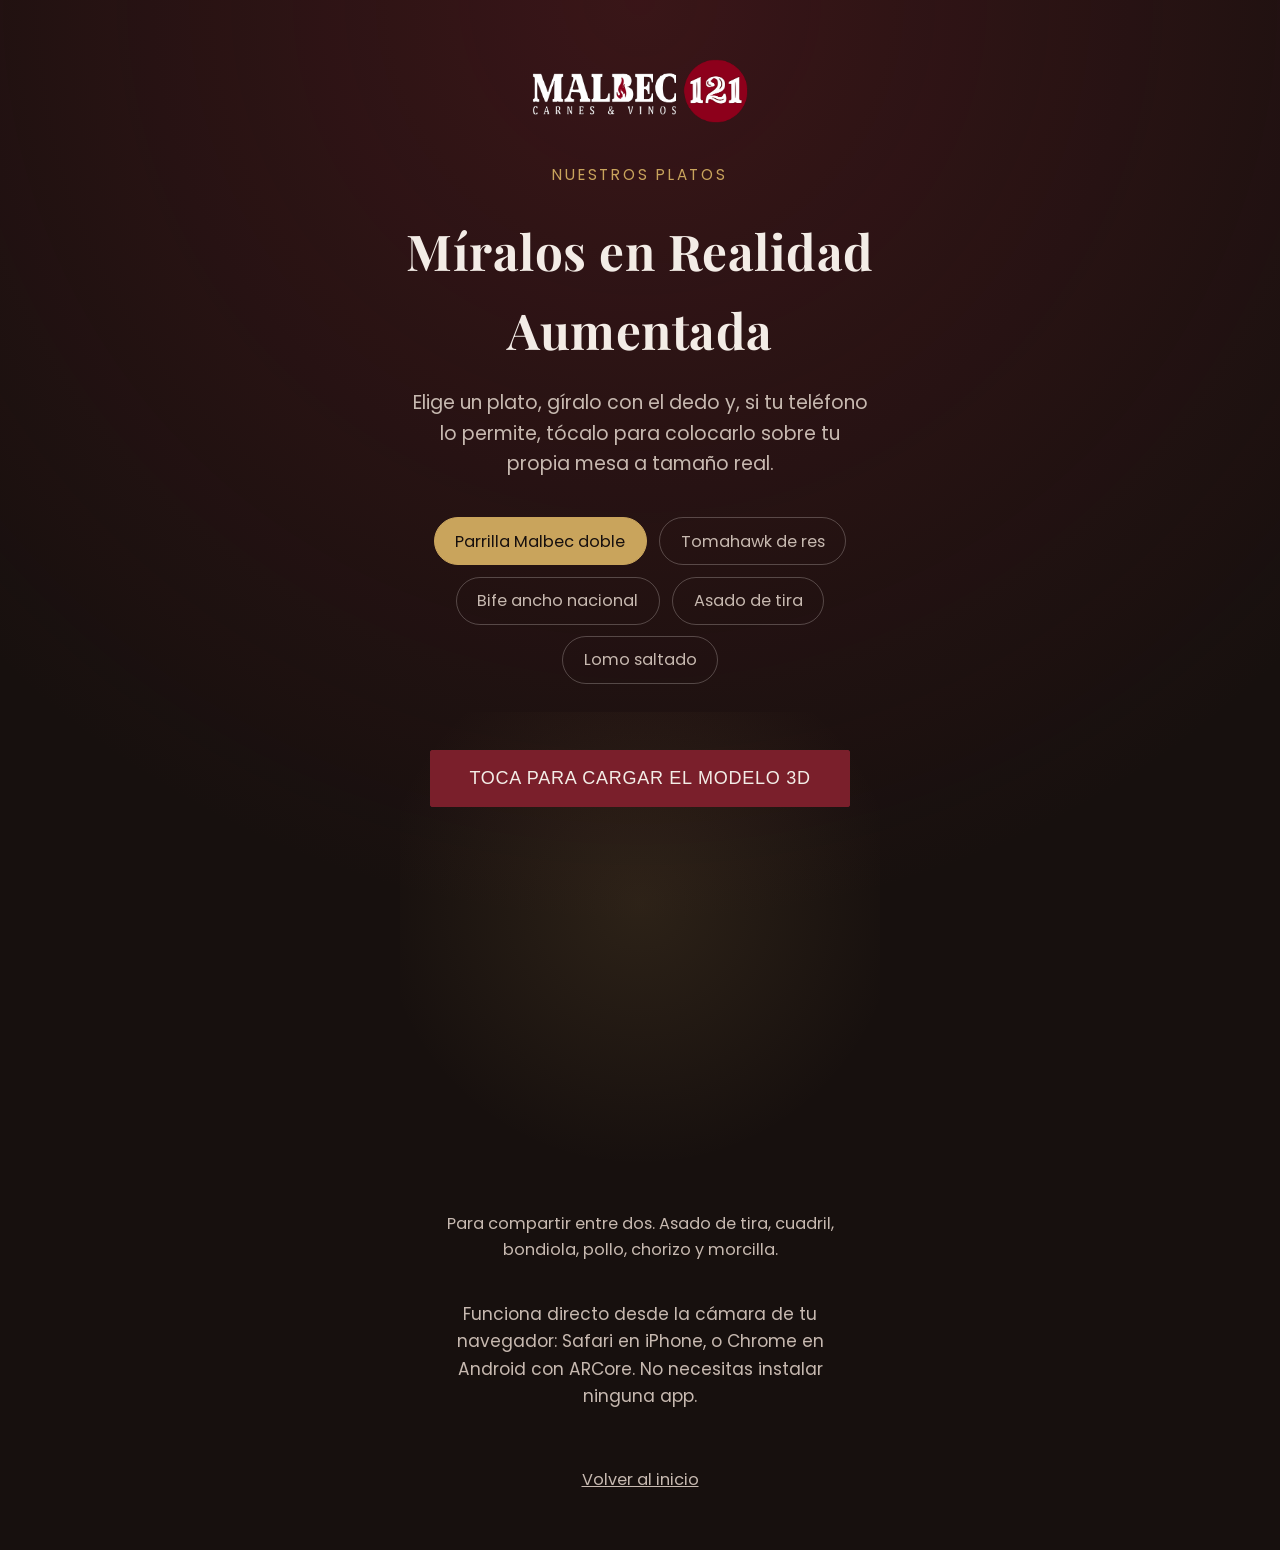
<file: ver-ar.html>
<!DOCTYPE html>
<html lang="es">
<head>
  <meta charset="UTF-8">
  <meta name="viewport" content="width=device-width, initial-scale=1.0">
  <title>Nuestros platos en RA | Malbec 121</title>
  <meta name="description" content="Mira nuestros platos en Realidad Aumentada, directo sobre tu mesa.">
  <meta name="robots" content="noindex">
  <link href="https://fonts.googleapis.com/css2?family=Playfair+Display:ital,wght@0,400;0,500;0,600;0,700;1,400&family=Poppins:wght@300;400;500;600&display=swap" rel="stylesheet">
  <link rel="icon" type="image/jpeg" href="logo-badge.jpg">
  <link rel="stylesheet" href="styles.css?v=66">
  <script type="module" src="model-viewer.min.js?v=3.5.0"></script>
</head>
<body>

  <main class="ar-landing">
    <img src="logo-wordmark.png?v=66" alt="Malbec 121" class="ar-landing-logo">
    <p class="eyebrow center">Nuestros platos</p>
    <h1 class="center">Míralos en Realidad Aumentada</h1>
    <p class="section-sub center">Elige un plato, gíralo con el dedo y, si tu teléfono lo permite, tócalo para colocarlo sobre tu propia mesa a tamaño real.</p>

    <div class="ar-dish-picker" id="arDishPicker" role="tablist" aria-label="Elige un plato"></div>

    <model-viewer
      id="platoModel"
      class="ar-model-viewer"
      poster="video1-poster.jpg"
      alt="Plato de Malbec 121 en 3D"
      ar
      ar-modes="webxr scene-viewer quick-look"
      ar-scale="fixed"
      camera-controls
      touch-action="pan-y"
      shadow-intensity="1"
      auto-rotate
      reveal="manual"
      loading="lazy">
      <button slot="poster" class="btn btn-primary ar-landing-btn" id="arRevealBtn">
        Toca para cargar el modelo 3D
      </button>
      <button slot="ar-button" class="btn btn-primary ar-landing-btn" id="arActivateBtn">
        Ver en Realidad Aumentada
      </button>
      <div slot="progress-bar" class="ar-model-progress"><div class="ar-model-progress-bar"></div></div>
    </model-viewer>

    <p class="ar-dish-caption" id="arDishCaption"></p>

    <p class="ar-landing-fallback">Funciona directo desde la cámara de tu navegador: Safari en iPhone, o Chrome en Android con ARCore. No necesitas instalar ninguna app.</p>

    <a href="index.html" class="ar-landing-back">Volver al inicio</a>
  </main>

  <script>
    // Cada plato con modelo listo. Para sumar uno: deja los archivos .glb y .usdz
    // en la raiz y agrega su entrada aqui con available: true.
    const DISHES = [
      {
        slug: 'parrilla-doble',
        name: 'Parrilla Malbec doble',
        note: 'Para compartir entre dos. Asado de tira, cuadril, bondiola, pollo, chorizo y morcilla.',
        glb: 'plato-estrella-ar.glb',
        usdz: 'plato-estrella-ar.usdz',
        poster: 'ar-poster-parrilla-doble.png',
        available: true
      },
      {
        slug: 'tomahawk',
        name: 'Tomahawk de res',
        note: '1 kilo de corte con hueso a la brasa, servido con papas fritas.',
        glb: 'ar-tomahawk.glb',
        usdz: 'ar-tomahawk.usdz',
        poster: 'ar-poster-tomahawk.png',
        available: true
      },
      {
        slug: 'bife-ancho',
        name: 'Bife ancho nacional',
        note: 'Corte nacional a la parrilla de carbón.',
        glb: 'ar-bife-ancho.glb',
        usdz: 'ar-bife-ancho.usdz',
        poster: 'ar-poster-bife-ancho.png',
        available: true
      },
      {
        slug: 'asado-de-tira',
        name: 'Asado de tira',
        note: 'Con hueso, a la brasa.',
        glb: 'ar-asado-de-tira.glb',
        usdz: 'ar-asado-de-tira.usdz',
        poster: 'ar-poster-asado-de-tira.png',
        available: true
      },
      {
        slug: 'lomo-saltado',
        name: 'Lomo saltado',
        note: 'Al estilo Malbec: flambeado con cebolla, tomate y ají amarillo.',
        glb: 'ar-lomo-saltado.glb',
        usdz: 'ar-lomo-saltado.usdz',
        poster: 'ar-poster-lomo-saltado.png',
        available: true
      },
      {
        slug: 'parrilla-simple',
        name: 'Parrilla Malbec simple',
        note: 'Bife de res, cuadril, bondiola, pollo, chorizo y corazón.',
        glb: 'ar-parrilla-simple.glb',
        usdz: 'ar-parrilla-simple.usdz',
        poster: 'video1-poster.jpg',
        available: false
      }
    ];

    const model = document.getElementById('platoModel');
    const picker = document.getElementById('arDishPicker');
    const caption = document.getElementById('arDishCaption');
    const revealBtn = document.getElementById('arRevealBtn');
    const progressWrap = model.querySelector('.ar-model-progress');
    const progressBar = model.querySelector('.ar-model-progress-bar');

    const menu = DISHES.filter(d => d.available);
    let revealedOnce = false;
    let current = null;

    // El componente <model-viewer> llega en un script type=module, que se
    // difiere: al correr esto todavia no esta definido y sus metodos no
    // existen. Por eso todo lo que lo toque va detras de un guard.
    function ready() {
      return typeof model.dismissPoster === 'function';
    }

    function loadCurrent() {
      if (!current) return;
      revealedOnce = true;
      revealBtn.textContent = 'Cargando modelo 3D...';
      progressWrap.classList.remove('hide');
      model.setAttribute('src', current.glb);
      model.setAttribute('ios-src', current.usdz);
      // Al cambiar de plato, model-viewer repone el poster despues de
      // procesar el src nuevo: hay que descartarlo tambien en el frame
      // siguiente o el modelo se queda sin cargar. dismissPoster es idempotente.
      if (ready()) {
        model.dismissPoster();
        requestAnimationFrame(() => model.dismissPoster());
      }
    }

    function selectDish(dish, autoLoad) {
      current = dish;
      model.setAttribute('poster', dish.poster);
      model.setAttribute('alt', dish.name + ' de Malbec 121 en 3D');
      caption.textContent = dish.note || '';

      picker.querySelectorAll('.ar-dish-chip').forEach(chip => {
        const on = chip.dataset.slug === dish.slug;
        chip.classList.toggle('is-active', on);
        chip.setAttribute('aria-selected', on ? 'true' : 'false');
      });

      try {
        const url = new URL(window.location);
        url.searchParams.set('plato', dish.slug);
        history.replaceState(null, '', url);
      } catch (e) { /* file:// u otros contextos sin history */ }

      if (autoLoad) {
        loadCurrent();
      } else {
        revealBtn.textContent = 'Toca para cargar el modelo 3D';
        progressBar.style.width = '0%';
        progressWrap.classList.add('hide');
        model.removeAttribute('src');
        model.removeAttribute('ios-src');
        if (ready()) model.showPoster();
      }
    }

    // Los listeners se registran primero: si algo falla mas abajo, el
    // boton sigue respondiendo.
    revealBtn.addEventListener('click', loadCurrent);

    model.addEventListener('progress', (event) => {
      const pct = event.detail.totalProgress * 100;
      progressBar.style.width = pct + '%';
      progressWrap.classList.toggle('hide', event.detail.totalProgress === 1);
    });

    model.addEventListener('load', () => {
      progressWrap.classList.add('hide');
    });

    model.addEventListener('error', () => {
      revealBtn.textContent = 'No se pudo cargar. Toca para reintentar';
      progressWrap.classList.add('hide');
      if (ready()) model.showPoster();
    });

    if (menu.length > 1) {
      menu.forEach(dish => {
        const chip = document.createElement('button');
        chip.type = 'button';
        chip.className = 'ar-dish-chip';
        chip.dataset.slug = dish.slug;
        chip.textContent = dish.name;
        chip.setAttribute('role', 'tab');
        chip.addEventListener('click', () => selectDish(dish, revealedOnce));
        picker.appendChild(chip);
      });
    } else {
      picker.remove();
    }

    const wanted = new URLSearchParams(window.location.search).get('plato');
    const initial = menu.find(d => d.slug === wanted) || menu[0];
    if (initial) {
      selectDish(initial, false);
      customElements.whenDefined('model-viewer').then(() => {
        if (!revealedOnce) model.showPoster();
      });
    }
  </script>
</body>
</html>
</file>
<file: styles.css>
/* ---------- Base ---------- */
:root {
  --bg: #17100e;
  --bg-alt: #1f1512;
  --panel: #241a16;
  --bg-veil: rgba(23, 16, 14, 0.9);
  --bg-alt-veil: rgba(31, 21, 18, 0.9);
  --panel-veil: rgba(36, 26, 22, 0.9);
  --wine: #7a1f2b;
  --wine-light: #9c2c3a;
  --gold: #c9a45c;
  --text: #f3ece6;
  --text-muted: #c7b9b0;
  --border: rgba(201, 164, 92, 0.25);

  --font-heading: "Playfair Display", Georgia, serif;
  --font-body: "Poppins", system-ui, sans-serif;
}

* {
  box-sizing: border-box;
  margin: 0;
  padding: 0;
}

html {
  scroll-behavior: smooth;
  font-size: clamp(16px, 0.45vw + 14px, 19px);
}

body {
  font-family: var(--font-body);
  background: var(--bg);
  color: var(--text);
  line-height: 1.6;
}

img {
  max-width: 100%;
  display: block;
}

a {
  color: inherit;
  text-decoration: none;
}

ul {
  list-style: none;
}

.container {
  max-width: 1320px;
  margin: 0 auto;
  padding: 0 2rem;
}

.eyebrow {
  font-family: var(--font-body);
  text-transform: uppercase;
  letter-spacing: 0.18em;
  font-size: 0.8rem;
  color: var(--gold);
  margin-bottom: 0.75rem;
}

.center {
  text-align: center;
  margin-left: auto;
  margin-right: auto;
}

h1, h2, h3, h4 {
  font-family: var(--font-heading);
  font-weight: 700;
  letter-spacing: 0.01em;
}

h2 {
  font-size: clamp(1.9rem, 3vw, 2.6rem);
  margin-bottom: 0.75rem;
}

.display-heading {
  font-family: var(--font-heading);
  font-weight: 700;
  font-size: clamp(2.4rem, 5.5vw, 4.8rem);
  line-height: 0.98;
  letter-spacing: -0.01em;
  margin-bottom: 0.75rem;
}

.section-sub {
  max-width: 620px;
  color: var(--text-muted);
  margin-bottom: 3rem;
}

section {
  padding: 5rem 0;
}

/* ---------- Buttons ---------- */
.btn {
  position: relative;
  display: inline-block;
  padding: 0.9rem 2rem;
  border-radius: 2px;
  font-size: 0.95rem;
  letter-spacing: 0.04em;
  text-transform: uppercase;
  transition: transform 0.25s ease, box-shadow 0.25s ease, background 0.25s ease, border-color 0.25s ease, color 0.25s ease;
  border: 1px solid transparent;
  overflow: hidden;
}

.btn-primary {
  background: var(--wine);
  color: var(--text);
  border-color: var(--wine);
}

.btn-primary:hover {
  background: var(--wine-light);
  border-color: var(--wine-light);
  transform: translateY(-2px);
  box-shadow: 0 8px 22px -6px rgba(122, 31, 43, 0.6);
}

.btn-outline {
  border-color: var(--gold);
  color: var(--gold);
  z-index: 0;
}

.btn-outline::before {
  content: "";
  position: absolute;
  inset: 0;
  background: var(--gold);
  transform: scaleX(0);
  transform-origin: left;
  transition: transform 0.35s ease;
  z-index: -1;
}

.btn-outline:hover {
  color: var(--bg);
  transform: translateY(-2px);
}

.btn-outline:hover::before {
  transform: scaleX(1);
}

.btn-ar {
  border-color: var(--gold);
  color: var(--gold);
  z-index: 0;
}

.btn-ar::before {
  content: "";
  position: absolute;
  inset: 0;
  background: var(--gold);
  transform: scaleX(0);
  transform-origin: left;
  transition: transform 0.35s ease;
  z-index: -1;
}

.btn-ar:hover {
  color: var(--bg);
  transform: translateY(-2px);
}

.btn-ar:hover::before {
  transform: scaleX(1);
}

.whatsapp-float {
  position: fixed;
  right: 1.75rem;
  bottom: 1.75rem;
  z-index: 90;
  width: 3.4rem;
  height: 3.4rem;
  border-radius: 50%;
  background: var(--wine);
  display: flex;
  align-items: center;
  justify-content: center;
  box-shadow: 0 8px 22px -6px rgba(0, 0, 0, 0.55);
  transition: transform 0.25s ease, box-shadow 0.25s ease, background 0.25s ease;
}

.whatsapp-float:hover {
  background: var(--wine-light);
  transform: translateY(-3px) scale(1.05);
  box-shadow: 0 12px 28px -6px rgba(0, 0, 0, 0.6);
}

.whatsapp-float svg {
  width: 1.7rem;
  height: 1.7rem;
  fill: #fff;
}

/* ---------- AR landing page (QR code target) ---------- */
.ar-landing {
  min-height: 100vh;
  display: flex;
  flex-direction: column;
  align-items: center;
  justify-content: center;
  text-align: center;
  padding: 3rem 1.5rem;
  background:
    radial-gradient(circle at 50% 0%, rgba(122,31,43,0.35), transparent 55%),
    var(--bg);
}

.ar-landing-logo {
  width: clamp(160px, 40vw, 220px);
  margin: 0 auto 2rem;
}

.ar-landing h1 {
  font-size: clamp(1.8rem, 4vw, 2.6rem);
  max-width: 600px;
  margin: 0.5rem 0 1rem;
}

.ar-landing .section-sub {
  max-width: 460px;
  margin: 0 auto;
}

.ar-landing-btn {
  margin-top: 2rem;
}

.ar-model-viewer {
  width: 100%;
  max-width: 480px;
  height: min(55vh, 480px);
  margin-top: 1.5rem;
  --poster-color: transparent;
  background: radial-gradient(circle at 50% 40%, rgba(201,164,92,0.12), transparent 70%);
  border-radius: 18px;
}

.ar-model-progress {
  display: block;
  width: 60%;
  height: 4px;
  margin: 0 auto;
  background: rgba(243,236,230,0.15);
  border-radius: 999px;
  overflow: hidden;
  transition: opacity 0.3s ease;
}

.ar-model-progress.hide {
  opacity: 0;
  pointer-events: none;
}

.ar-model-progress-bar {
  height: 100%;
  width: 0%;
  background: var(--gold);
  transition: width 0.3s ease;
}

.ar-dish-picker {
  display: flex;
  flex-wrap: wrap;
  justify-content: center;
  gap: 0.6rem;
  margin-top: 2rem;
  max-width: 520px;
}

.ar-dish-chip {
  padding: 0.55rem 1.1rem;
  border: 1px solid rgba(243,236,230,0.25);
  border-radius: 999px;
  background: transparent;
  color: var(--text-muted);
  font-family: var(--font-body);
  font-size: 0.85rem;
  cursor: pointer;
  transition: color 0.25s ease, border-color 0.25s ease, background 0.25s ease;
}

.ar-dish-chip:hover {
  color: var(--text);
  border-color: rgba(201,164,92,0.5);
}

.ar-dish-chip.is-active {
  color: var(--bg);
  background: var(--gold);
  border-color: var(--gold);
}

.ar-dish-caption {
  margin-top: 1rem;
  max-width: 420px;
  color: var(--text-muted);
  font-size: 0.85rem;
  line-height: 1.6;
}

.ar-landing-fallback {
  margin-top: 2rem;
  color: var(--text-muted);
  max-width: 420px;
  font-size: 0.9rem;
}

.ar-landing-back {
  margin-top: 3rem;
  font-size: 0.85rem;
  color: var(--text-muted);
  text-decoration: underline;
}

.ar-landing-back:hover {
  color: var(--gold);
}

/* ---------- Header / Nav ---------- */
.site-header {
  position: fixed;
  top: 0;
  left: 0;
  right: 0;
  z-index: 100;
  background: rgba(23, 16, 14, 0.85);
  backdrop-filter: blur(6px);
  border-bottom: 1px solid var(--border);
  transition: background 0.4s ease, border-color 0.4s ease, backdrop-filter 0.4s ease;
}

.site-header.header-over-hero {
  background: transparent;
  border-bottom-color: transparent;
  backdrop-filter: none;
}

.site-header.header-over-hero.is-solid {
  background: rgba(23, 16, 14, 0.92);
  border-bottom-color: var(--border);
  backdrop-filter: blur(10px);
}

.nav {
  display: flex;
  align-items: center;
  justify-content: space-between;
  padding: 0.55rem 1.25rem 0.55rem 0;
}

.logo {
  display: inline-flex;
  align-items: center;
}

.logo-wordmark {
  height: 26px;
  width: auto;
  filter: drop-shadow(0 0 10px rgba(0, 0, 0, 0.35));
}

.footer-logo {
  height: 52px;
  margin: 0 auto 0.75rem;
}

.nav-right {
  display: flex;
  align-items: center;
  gap: 1.85rem;
}

.nav-links {
  display: flex;
  align-items: center;
  gap: 1.65rem;
}

.nav-cta-item {
  display: none;
}

.nav-links a {
  position: relative;
  font-family: var(--font-heading);
  font-size: 0.95rem;
  font-weight: 500;
  letter-spacing: 0.01em;
  color: var(--text);
  transition: color 0.2s ease;
}

.nav-links a::after {
  content: "";
  position: absolute;
  left: 0;
  bottom: -4px;
  width: 100%;
  height: 1px;
  background: var(--gold);
  transform: scaleX(0);
  transform-origin: left;
  transition: transform 0.3s ease;
}

.nav-links a:hover {
  color: var(--gold);
}

.nav-links a:hover::after {
  transform: scaleX(1);
}

.nav-links a.btn-nav::after {
  display: none;
}

.btn-nav {
  background: var(--wine);
  border: 1px solid var(--wine);
  border-radius: 3px;
  padding: 0.4rem 1.1rem;
  font-family: var(--font-heading);
  font-size: 0.95rem;
  font-weight: 600;
  letter-spacing: 0.02em;
  color: var(--text) !important;
  transition: background 0.25s ease, transform 0.25s ease, box-shadow 0.25s ease;
}

.btn-nav:hover {
  background: var(--wine-light);
  border-color: var(--wine-light);
  transform: translateY(-2px);
  box-shadow: 0 8px 18px -6px rgba(122, 31, 43, 0.55);
}

.nav-toggle {
  display: none;
  flex-direction: column;
  gap: 5px;
  background: none;
  border: none;
  cursor: pointer;
  padding: 0.5rem;
}

.nav-toggle span {
  width: 24px;
  height: 2px;
  background: var(--text);
}

/* ---------- Hero ---------- */
.hero-scroll {
  position: relative;
  height: 100vh;
  padding: 0;
}

.hero-pin {
  position: relative;
  height: 100vh;
  min-height: 100vh;
  display: flex;
  align-items: flex-start;
  overflow: hidden;
  isolation: isolate;
}

.site-bg-video {
  position: fixed;
  inset: 0;
  z-index: -1;
  overflow: hidden;
  will-change: transform;
}

.site-bg-video video {
  position: absolute;
  top: 50%;
  left: 50%;
  width: 100%;
  height: 100%;
  object-fit: cover;
  transform: translate(-50%, -50%);
}

@media (max-width: 860px), (prefers-reduced-motion: reduce) {
  .site-bg-video {
    position: absolute;
    top: -8%;
    left: 0;
    right: 0;
    bottom: auto;
    height: 116vh;
  }
}

.hero-overlay {
  position: absolute;
  inset: 0;
  z-index: 0;
  opacity: 0.7;
  background:
    linear-gradient(180deg, rgba(23,16,14,0.5), rgba(23,16,14,0.72) 65%, var(--bg) 100%),
    radial-gradient(circle at 50% 25%, rgba(122,31,43,0.22), transparent 55%);
}

.hero-content {
  position: relative;
  z-index: 1;
  text-align: left;
  margin: 0;
  padding-top: max(6rem, 8vh);
  width: 100%;
  opacity: 1;
  will-change: transform, opacity;
}

.hero-quick-info {
  margin-top: 2rem;
  padding-top: 1.3rem;
  max-width: 620px;
  border-top: 1px solid var(--border);
}

.hero-quick-info-label {
  font-family: var(--font-body);
  color: var(--gold);
  font-size: 0.72rem;
  font-weight: 500;
  margin-top: 0.9rem;
  text-transform: uppercase;
  letter-spacing: 0.16em;
  opacity: 0.85;
}

.hero-quick-info-label:first-child {
  margin-top: 0;
}

.hero-quick-info-value {
  font-size: 0.9rem;
  color: var(--text-muted);
  margin-top: 0.3rem;
}

.hero-quick-info-value a {
  color: var(--text);
}

.hero-quick-info-value a:hover {
  color: var(--gold);
}

.hero h1,
.hero-scroll h1 {
  line-height: 1;
  margin-bottom: 1.5rem;
}

.hero-logo {
  width: clamp(280px, 30vw, 460px);
  height: auto;
  margin: 0;
  filter: drop-shadow(0 4px 30px rgba(0, 0, 0, 0.6));
}

.hero-sub {
  color: var(--text-muted);
  font-size: 1.25rem;
  max-width: 560px;
  margin: 0 0 2rem;
}

.hero-actions {
  display: flex;
  justify-content: flex-start;
  gap: 1rem;
  flex-wrap: wrap;
  margin-bottom: 2rem;
}

.hero-rating span {
  color: var(--gold);
  letter-spacing: 0.15em;
}

.hero-rating p {
  color: var(--text-muted);
  font-size: 0.9rem;
  margin-top: 0.3rem;
}

.hero-scroll-cue {
  position: absolute;
  left: 50%;
  bottom: 3rem;
  transform: translateX(-50%);
  z-index: 1;
  display: flex;
  flex-direction: column;
  align-items: center;
  gap: 0.6rem;
  font-size: 0.7rem;
  text-transform: uppercase;
  letter-spacing: 0.2em;
  color: var(--text-muted);
  opacity: 1;
  transition: opacity 0.4s ease;
}

.hero-scroll-cue i {
  display: block;
  width: 1px;
  height: 34px;
  background: linear-gradient(180deg, var(--gold), transparent);
  font-style: normal;
}

/* ---------- About ---------- */
.about {
  padding: 0;
  background: var(--bg-veil);
  overflow: hidden;
}

.about-head {
  padding: 6rem 2rem 3rem;
}

.about-body {
  display: grid;
  grid-template-columns: 1fr 1fr;
  align-items: stretch;
}

.about-image {
  position: relative;
  min-height: 560px;
}

.about-image-img {
  width: 100%;
  height: 100%;
  object-fit: cover;
  object-position: center 25%;
  display: block;
}

.about-numeral {
  position: absolute;
  left: -0.35rem;
  bottom: 2.5rem;
  writing-mode: vertical-rl;
  transform: rotate(180deg);
  font-family: var(--font-heading);
  font-size: 6rem;
  font-weight: 700;
  color: rgba(243, 236, 230, 0.1);
  letter-spacing: 0.06em;
  pointer-events: none;
  z-index: 1;
  line-height: 1;
  -webkit-text-stroke: 1px rgba(243, 236, 230, 0.16);
}

.about-text {
  display: flex;
  flex-direction: column;
  justify-content: flex-start;
  padding: 4.5rem 3rem 3rem 3.5rem;
}

.about-text p {
  color: var(--text-muted);
  margin-bottom: 1.15rem;
  max-width: 520px;
}

.about-highlights {
  margin-top: 1.75rem;
  max-width: 520px;
  border-top: 1px solid var(--border);
}

.about-highlights li {
  padding: 0.85rem 0;
  border-bottom: 1px solid var(--border);
  font-family: var(--font-heading);
  font-style: italic;
  font-size: 1.05rem;
  color: var(--text);
  transition: padding-left 0.25s ease, color 0.25s ease;
}

.about-highlights li:hover {
  padding-left: 0.6rem;
  color: var(--gold);
}

/* ---------- Placeholder images ---------- */
.placeholder-img {
  background: linear-gradient(135deg, var(--panel), var(--bg-alt));
  border: 1px dashed var(--border);
  border-radius: 4px;
  min-height: 220px;
  display: flex;
  align-items: center;
  justify-content: center;
  color: var(--text-muted);
  font-size: 0.85rem;
  text-transform: uppercase;
  letter-spacing: 0.1em;
  transition: transform 0.35s ease, box-shadow 0.35s ease, border-color 0.35s ease;
}

.placeholder-img::after {
  content: attr(data-label);
}

/* ---------- Menu teaser ---------- */
.menu-teaser {
  background: var(--bg-alt-veil);
  border-top: 1px solid var(--border);
  border-bottom: 1px solid var(--border);
}

.menu-teaser-grid {
  display: grid;
  grid-template-columns: 1.4fr 1fr;
  gap: 3rem;
  align-items: center;
}

.menu-teaser-grid .eyebrow {
  grid-column: 1;
}

.menu-teaser-quote {
  grid-column: 1;
  font-family: var(--font-heading);
  font-style: italic;
  font-weight: 500;
  font-size: clamp(2rem, 4vw, 3.4rem);
  line-height: 1.08;
  color: var(--text);
}

.menu-teaser-side {
  grid-column: 2;
  grid-row: 1 / span 2;
  padding-left: 3rem;
  border-left: 1px solid var(--border);
}

.menu-teaser-side .section-sub {
  margin-bottom: 2rem;
}

/* ---------- Menu (shared with carta.html) ---------- */
.menu {
  background: var(--bg-alt);
}

.menu-grid {
  display: grid;
  grid-template-columns: repeat(2, 1fr);
  gap: 2.5rem 3rem;
}

.menu-category h3 {
  color: var(--gold);
  font-size: 1.3rem;
  margin-bottom: 1rem;
  padding-bottom: 0.5rem;
  border-bottom: 1px solid var(--border);
}

.menu-items li {
  display: flex;
  justify-content: space-between;
  gap: 1rem;
  padding: 0.55rem 0.5rem;
  border-bottom: 1px dotted rgba(255,255,255,0.08);
  color: var(--text-muted);
  border-radius: 3px;
  transition: background 0.25s ease, transform 0.25s ease, padding 0.25s ease;
}

.menu-items li:hover {
  background: linear-gradient(90deg, rgba(122,31,43,0.16), transparent);
  transform: translateX(6px);
}

.menu-items li span:first-child {
  color: var(--text);
}

.menu-items li.featured {
  color: var(--gold);
}

.menu-items .price {
  white-space: nowrap;
  color: var(--gold);
  font-family: var(--font-heading);
  transition: text-shadow 0.25s ease;
}

.menu-items li:hover .price {
  text-shadow: 0 0 10px rgba(201, 164, 92, 0.6);
}

.menu-note {
  margin-top: 2.5rem;
  font-size: 0.85rem;
  color: var(--text-muted);
  text-align: center;
}

.price-pair {
  display: flex;
  gap: 1.25rem;
  white-space: nowrap;
  color: var(--gold);
  font-family: var(--font-heading);
}

.price-pair span {
  min-width: 52px;
  text-align: right;
}

.price-columns-header {
  display: flex;
  justify-content: flex-end;
  gap: 1.25rem;
  margin-bottom: 0.5rem;
  color: var(--text-muted);
  font-size: 0.7rem;
  text-transform: uppercase;
  letter-spacing: 0.05em;
}

.price-columns-header span {
  min-width: 52px;
  text-align: right;
}

.menu-items li.has-desc {
  flex-wrap: wrap;
}

.menu-items li.has-desc .item-desc {
  flex-basis: 100%;
  margin-top: 0.4rem;
  font-size: 0.82rem;
  line-height: 1.55;
  color: var(--text-muted);
  opacity: 0.8;
}

/* ---------- Carta page ---------- */
.carta-hero {
  padding: 8rem 0 3rem;
  text-align: center;
  background:
    radial-gradient(circle at 50% 0%, rgba(122,31,43,0.35), transparent 55%),
    var(--bg);
}

.carta-hero h1 {
  font-size: clamp(2rem, 4vw, 3rem);
  line-height: 1.15;
  max-width: 780px;
  margin: 0 auto 1.25rem;
}

.flag {
  width: 1.35em;
  height: 0.95em;
  vertical-align: middle;
  margin-left: 0.4em;
  border-radius: 2px;
  box-shadow: 0 0 0 1px rgba(255, 255, 255, 0.18);
}

.carta-switch {
  display: flex;
  justify-content: center;
  gap: 1rem;
  margin-top: 1.75rem;
  flex-wrap: wrap;
}

.cuts-diagram {
  display: block;
  width: min(100%, 720px);
  height: auto;
  margin: 3rem auto 0;
  filter: drop-shadow(0 10px 30px rgba(0, 0, 0, 0.45));
}

.cuts-grid {
  display: grid;
  grid-template-columns: repeat(4, 1fr);
  gap: 1.5rem;
  margin-top: 3rem;
}

.cut-card {
  position: relative;
  background: var(--panel);
  border: 1px solid var(--border);
  border-radius: 6px;
  padding: 1.5rem 1.25rem;
}

.cut-number {
  display: inline-flex;
  align-items: center;
  justify-content: center;
  width: 28px;
  height: 28px;
  border-radius: 50%;
  background: var(--wine);
  color: var(--text);
  font-family: var(--font-heading);
  font-size: 0.9rem;
  margin-bottom: 0.75rem;
}

.cut-card h4 {
  font-family: var(--font-heading);
  color: var(--text);
  font-size: 1.1rem;
  margin-bottom: 0.85rem;
}

.cut-stats li {
  display: flex;
  justify-content: space-between;
  gap: 0.75rem;
  font-size: 0.78rem;
  color: var(--text-muted);
  padding: 0.25rem 0;
}

.cut-stats .stars {
  color: var(--gold);
  letter-spacing: 0.05em;
}

/* ---------- Gallery ---------- */
.gallery {
  padding-top: 0;
  padding-bottom: 0;
  background: var(--bg-veil);
}

.gallery-head {
  padding-top: 5rem;
  padding-bottom: 2.5rem;
}

.gallery-grid {
  display: grid;
  grid-template-columns: repeat(4, 1fr);
  gap: 0.9rem;
}

.gallery-photo {
  position: relative;
  overflow: hidden;
  background: var(--panel);
  aspect-ratio: 1 / 1;
  border-radius: 3px;
}

.gallery-photo img {
  width: 100%;
  height: 100%;
  object-fit: cover;
  display: block;
  transform: scale(1.14);
  transition: transform 0.6s cubic-bezier(0.16, 0.7, 0.3, 1), filter 0.4s ease;
  filter: saturate(0.92) brightness(0.94);
  will-change: transform;
}

.gallery-photo:hover img {
  filter: saturate(1.05) brightness(1);
}

/* ---------- Icons ---------- */
.icon-instagram {
  display: inline-block;
  width: 1.4rem;
  height: 1.4rem;
  margin-right: 0.3em;
  vertical-align: middle;
  background: linear-gradient(135deg, var(--gold), var(--wine-light) 55%, var(--wine));
  -webkit-mask-image: url("[data-uri]");
  mask-image: url("[data-uri]");
  -webkit-mask-size: contain;
  mask-size: contain;
  -webkit-mask-repeat: no-repeat;
  mask-repeat: no-repeat;
  -webkit-mask-position: center;
  mask-position: center;
  transition: transform 0.25s ease, filter 0.25s ease;
}

a:hover .icon-instagram {
  transform: scale(1.15);
  filter: brightness(1.3);
}

/* ---------- Location ---------- */
.location {
  padding-top: 0;
  padding-bottom: 0;
}

.location-head {
  padding-top: 5rem;
  padding-bottom: 1rem;
  background: var(--bg-veil);
}

.location-row {
  display: grid;
  grid-template-columns: 1fr 1fr;
  align-items: stretch;
  border-top: 1px solid var(--border);
}

.location-row:last-of-type {
  border-bottom: 1px solid var(--border);
}

.location-info {
  background: var(--bg-veil);
}

.location-info-inner {
  padding: 3.5rem 2rem 3.5rem 2rem;
  max-width: 620px;
  margin: 0 auto;
  width: 100%;
}

.location-row .location-info-inner {
  padding-left: 2rem;
  padding-right: 3rem;
  margin: 0 0 0 auto;
}

.location-row-reverse .location-info-inner {
  padding-left: 3rem;
  padding-right: 2rem;
  margin: 0 auto 0 0;
}

.location-info h3 {
  font-size: 1.9rem;
  margin-bottom: 1.75rem;
}

.location-sub {
  color: var(--text-muted);
  font-weight: 400;
  font-style: italic;
}

.info-block {
  margin-bottom: 1.5rem;
}

.info-block h4 {
  font-family: var(--font-body);
  color: var(--gold);
  font-size: 0.75rem;
  font-weight: 500;
  margin-bottom: 0.4rem;
  text-transform: uppercase;
  letter-spacing: 0.16em;
  opacity: 0.85;
}

.info-block p {
  color: var(--text-muted);
}

.info-block a:hover {
  color: var(--gold);
}

.location-map {
  position: relative;
  display: block;
  min-height: 340px;
}

.location-map iframe {
  width: 100%;
  height: 100%;
  min-height: 340px;
  border: 0;
  display: block;
  pointer-events: none;
  filter: invert(94%) hue-rotate(178deg) brightness(0.87) contrast(0.92) saturate(0.6);
  transition: filter 0.3s ease;
}

.location-map:hover iframe {
  filter: invert(94%) hue-rotate(178deg) brightness(0.95) contrast(0.95) saturate(0.75);
}

.location-map::after {
  content: "Abrir en Google Maps";
  position: absolute;
  inset: auto 0 0 0;
  padding: 0.6rem;
  text-align: center;
  font-size: 0.78rem;
  letter-spacing: 0.05em;
  color: var(--gold);
  background: linear-gradient(0deg, rgba(23,16,14,0.95), transparent);
  opacity: 0;
  transition: opacity 0.3s ease;
}

.location-map:hover::after {
  opacity: 1;
}

/* ---------- Reservas ---------- */
.reservas {
  background:
    linear-gradient(180deg, rgba(23,16,14,0.75), rgba(23,16,14,0.9)),
    var(--panel-veil);
  text-align: center;
}

.reservas-inner {
  max-width: 780px;
}

.reservas-inner .display-heading {
  font-size: clamp(2rem, 4vw, 3.2rem);
}

.reservas-locations {
  display: flex;
  justify-content: center;
  gap: 3rem;
  flex-wrap: wrap;
}

.reservas-location h3 {
  color: var(--gold);
  font-size: 1.1rem;
  margin-bottom: 1rem;
}

.reservas-actions {
  display: flex;
  justify-content: center;
  gap: 1rem;
  flex-wrap: wrap;
}

/* ---------- Footer ---------- */
.site-footer {
  background: var(--bg-alt-veil);
  border-top: 1px solid var(--border);
  padding: 3rem 0;
  text-align: center;
  color: var(--text-muted);
}

.footer-locations {
  display: flex;
  justify-content: center;
  gap: 2rem;
  flex-wrap: wrap;
  margin-top: 0.5rem;
}

.footer-locations strong {
  color: var(--text);
}

.footer-social {
  margin: 0.75rem 0;
}

.footer-social a:hover {
  color: var(--gold);
}

.footer-copy {
  font-size: 0.8rem;
  margin-top: 1rem;
  opacity: 0.7;
}

/* ---------- Responsive ---------- */
@media (max-width: 860px), (prefers-reduced-motion: reduce) {
  .hero-scroll-cue {
    display: none;
  }
}

@media (max-height: 1150px) {
  .hero-scroll-cue {
    display: none;
  }

  .hero-content {
    padding-top: max(5.5rem, 5vh);
  }

  .hero h1 {
    margin-bottom: 1rem;
  }

  .hero-sub {
    margin-bottom: 1.25rem;
  }

  .hero-actions {
    margin-bottom: 1.25rem;
  }

  .hero-quick-info {
    margin-top: 1rem;
    padding-top: 0.9rem;
  }

  .hero-quick-info-label {
    margin-top: 0.6rem;
  }
}

@media (max-height: 860px) {
  .hero-quick-info {
    display: none;
  }
}

@media (max-width: 860px) {
  .about-body {
    grid-template-columns: 1fr;
  }

  .about-image {
    min-height: 320px;
  }

  .about-numeral {
    display: none;
  }

  .about-text {
    padding: 2.5rem 2rem;
  }

  .menu-teaser-grid {
    grid-template-columns: 1fr;
    text-align: center;
  }

  .menu-teaser-grid .eyebrow {
    margin-left: auto;
    margin-right: auto;
  }

  .menu-teaser-side {
    grid-column: 1;
    grid-row: auto;
    padding-left: 0;
    border-left: 0;
    border-top: 1px solid var(--border);
    padding-top: 2rem;
    margin-top: 1rem;
  }

  .menu-teaser-side .section-sub {
    margin-left: auto;
    margin-right: auto;
  }

  .menu-grid {
    grid-template-columns: 1fr;
  }

  .gallery-grid {
    grid-template-columns: repeat(2, 1fr);
    gap: 0.6rem;
  }

  .cuts-grid {
    grid-template-columns: repeat(2, 1fr);
  }

  .location-row,
  .location-row-reverse {
    grid-template-columns: 1fr;
  }

  .location-row-reverse {
    direction: ltr;
  }

  .location-row .location-info,
  .location-row-reverse .location-info {
    margin: 0;
    max-width: none;
    padding: 2.5rem 2rem;
  }

  .location-row-reverse .location-map {
    order: -1;
  }
}

@media (max-width: 960px) {
  .nav {
    display: flex;
    justify-content: space-between;
  }

  .nav-toggle {
    display: flex;
  }

  .nav-cta-desktop {
    display: none;
  }

  .nav-cta-item {
    display: block;
  }

  .nav-links {
    position: absolute;
    top: 100%;
    left: 0;
    right: 0;
    background: var(--bg);
    flex-direction: column;
    align-items: flex-start;
    gap: 0;
    border-top: 1px solid var(--border);
    max-height: 0;
    overflow: hidden;
    transition: max-height 0.3s ease;
  }

  .nav-links.open {
    max-height: 400px;
  }

  .nav-links li {
    width: 100%;
  }

  .nav-links a {
    display: block;
    padding: 1rem 1.5rem;
    width: 100%;
    border-bottom: 1px solid var(--border);
  }

  .btn-nav {
    border: none;
  }
}

@media (max-width: 520px) {
  .cuts-grid {
    grid-template-columns: 1fr;
  }

  .price-pair,
  .price-columns-header {
    gap: 0.75rem;
  }

  .price-pair span,
  .price-columns-header span {
    min-width: 44px;
  }
}

/* ---------- Scroll reveal ---------- */
[data-animate] {
  opacity: 0;
  transition: opacity 0.7s ease, transform 0.7s ease;
  transition-delay: calc(var(--reveal-delay, 0) * 0.12s);
}

[data-animate="fade-up"] { transform: translateY(28px); }
[data-animate="fade-right"] { transform: translateX(-32px); }
[data-animate="fade-left"] { transform: translateX(32px); }

[data-animate].in-view {
  opacity: 1;
  transform: translate(0, 0);
}

@media (prefers-reduced-motion: reduce) {
  *, *::before, *::after {
    animation-duration: 0.001ms !important;
    animation-iteration-count: 1 !important;
    transition-duration: 0.001ms !important;
  }

  [data-animate] {
    opacity: 1;
    transform: none;
  }

  .gallery-photo img {
    transform: none !important;
  }
}
</file>
